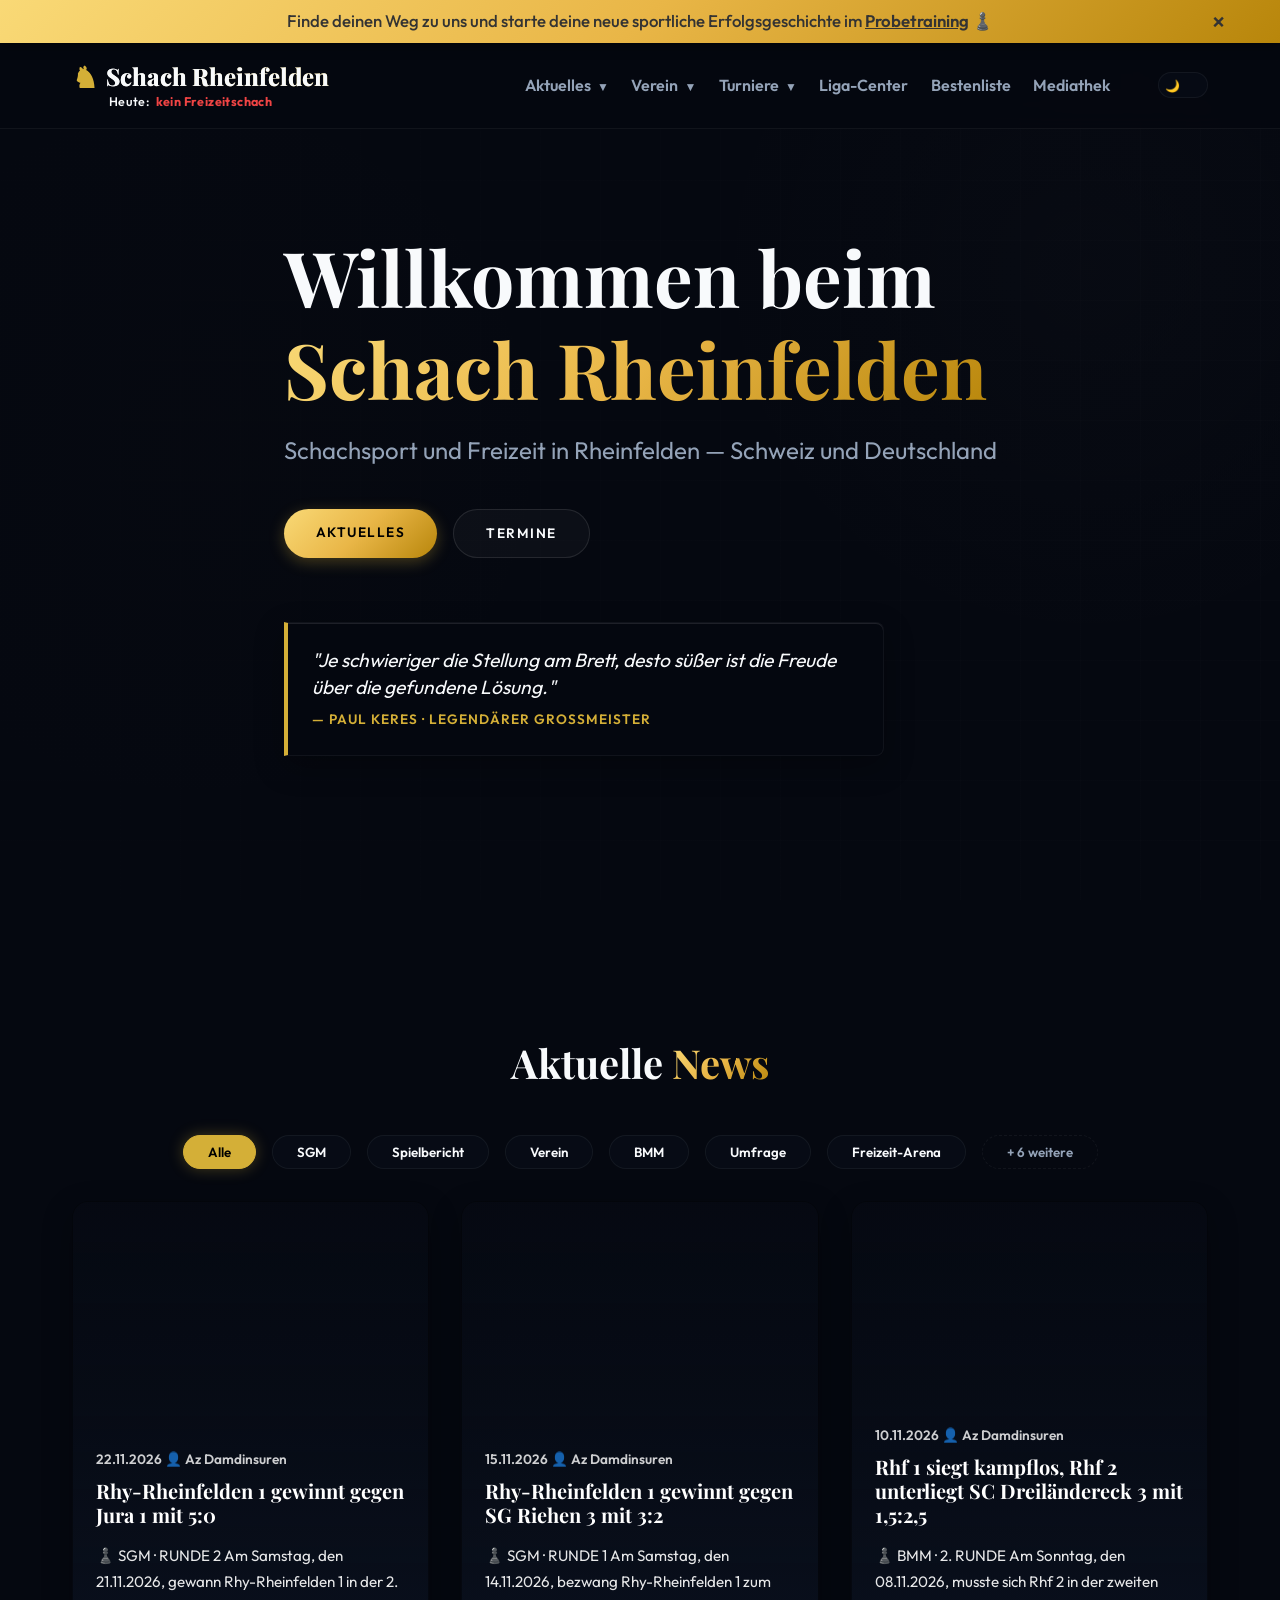
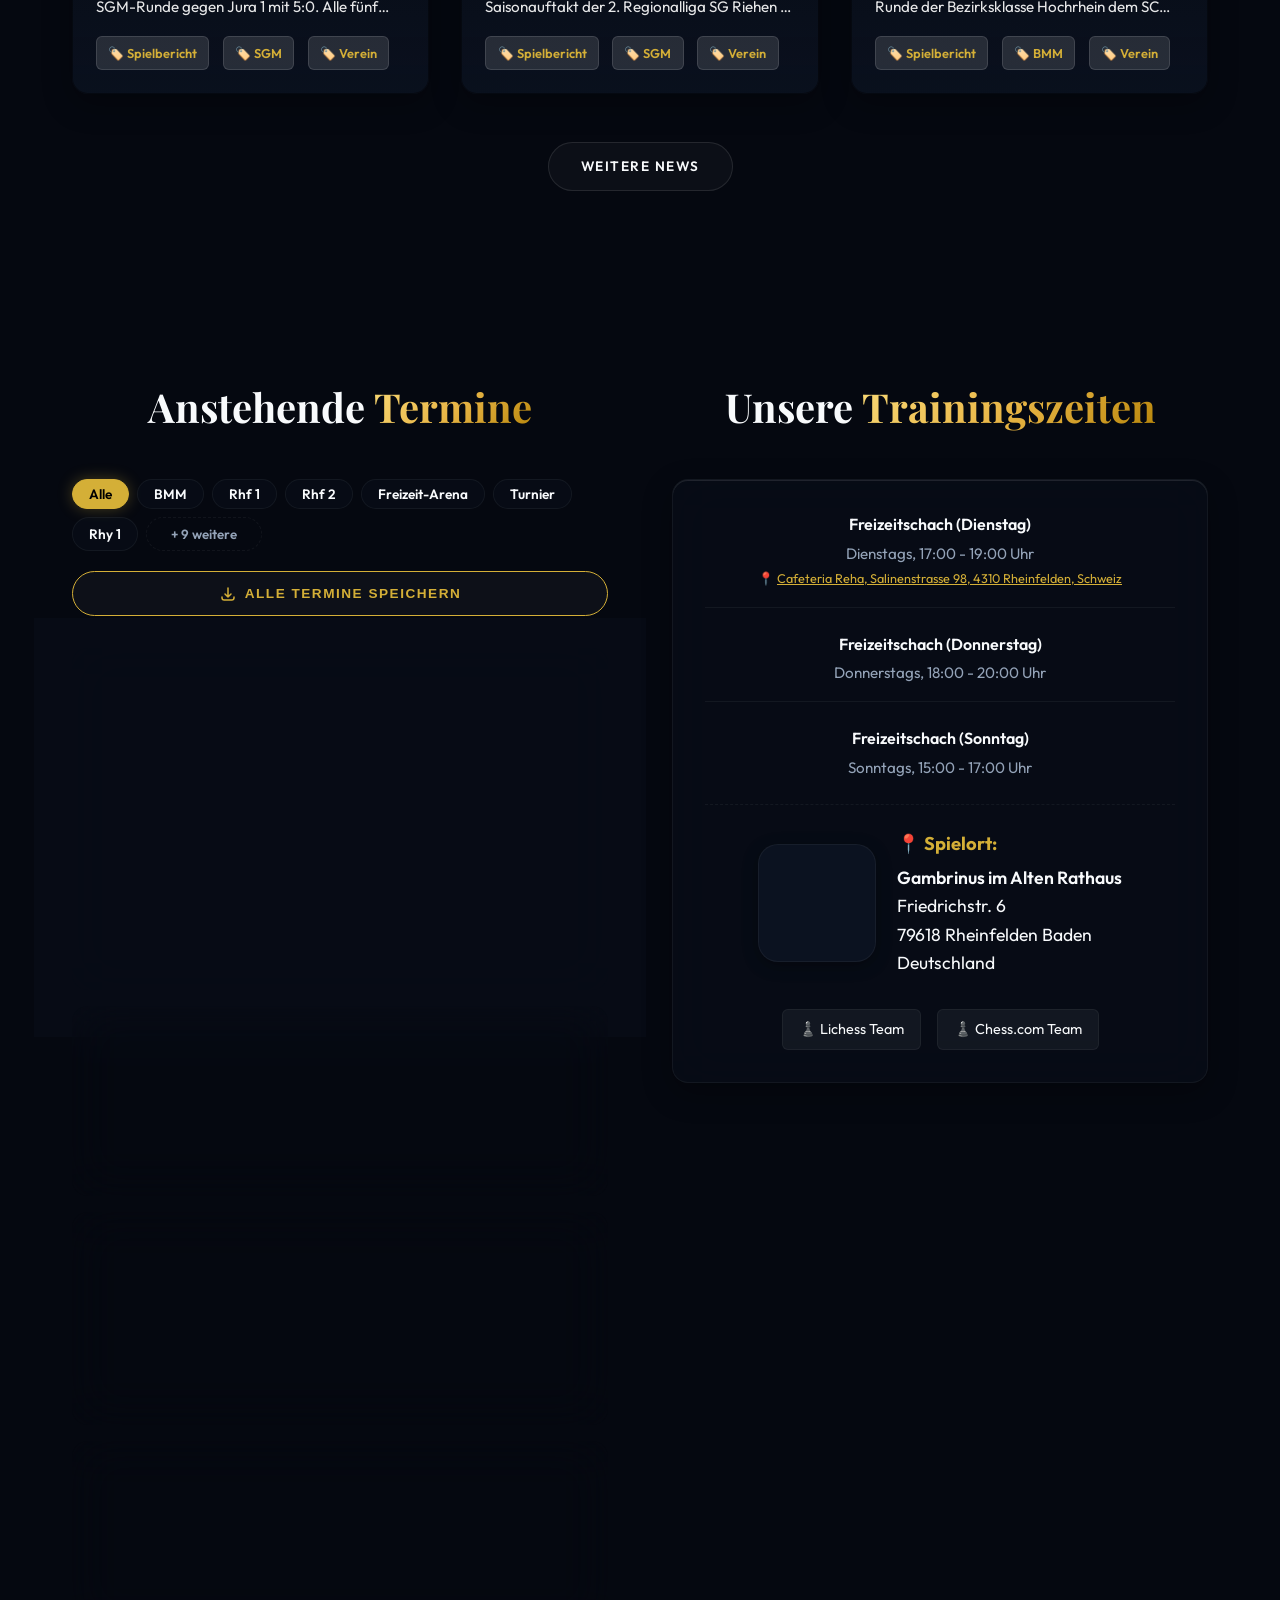
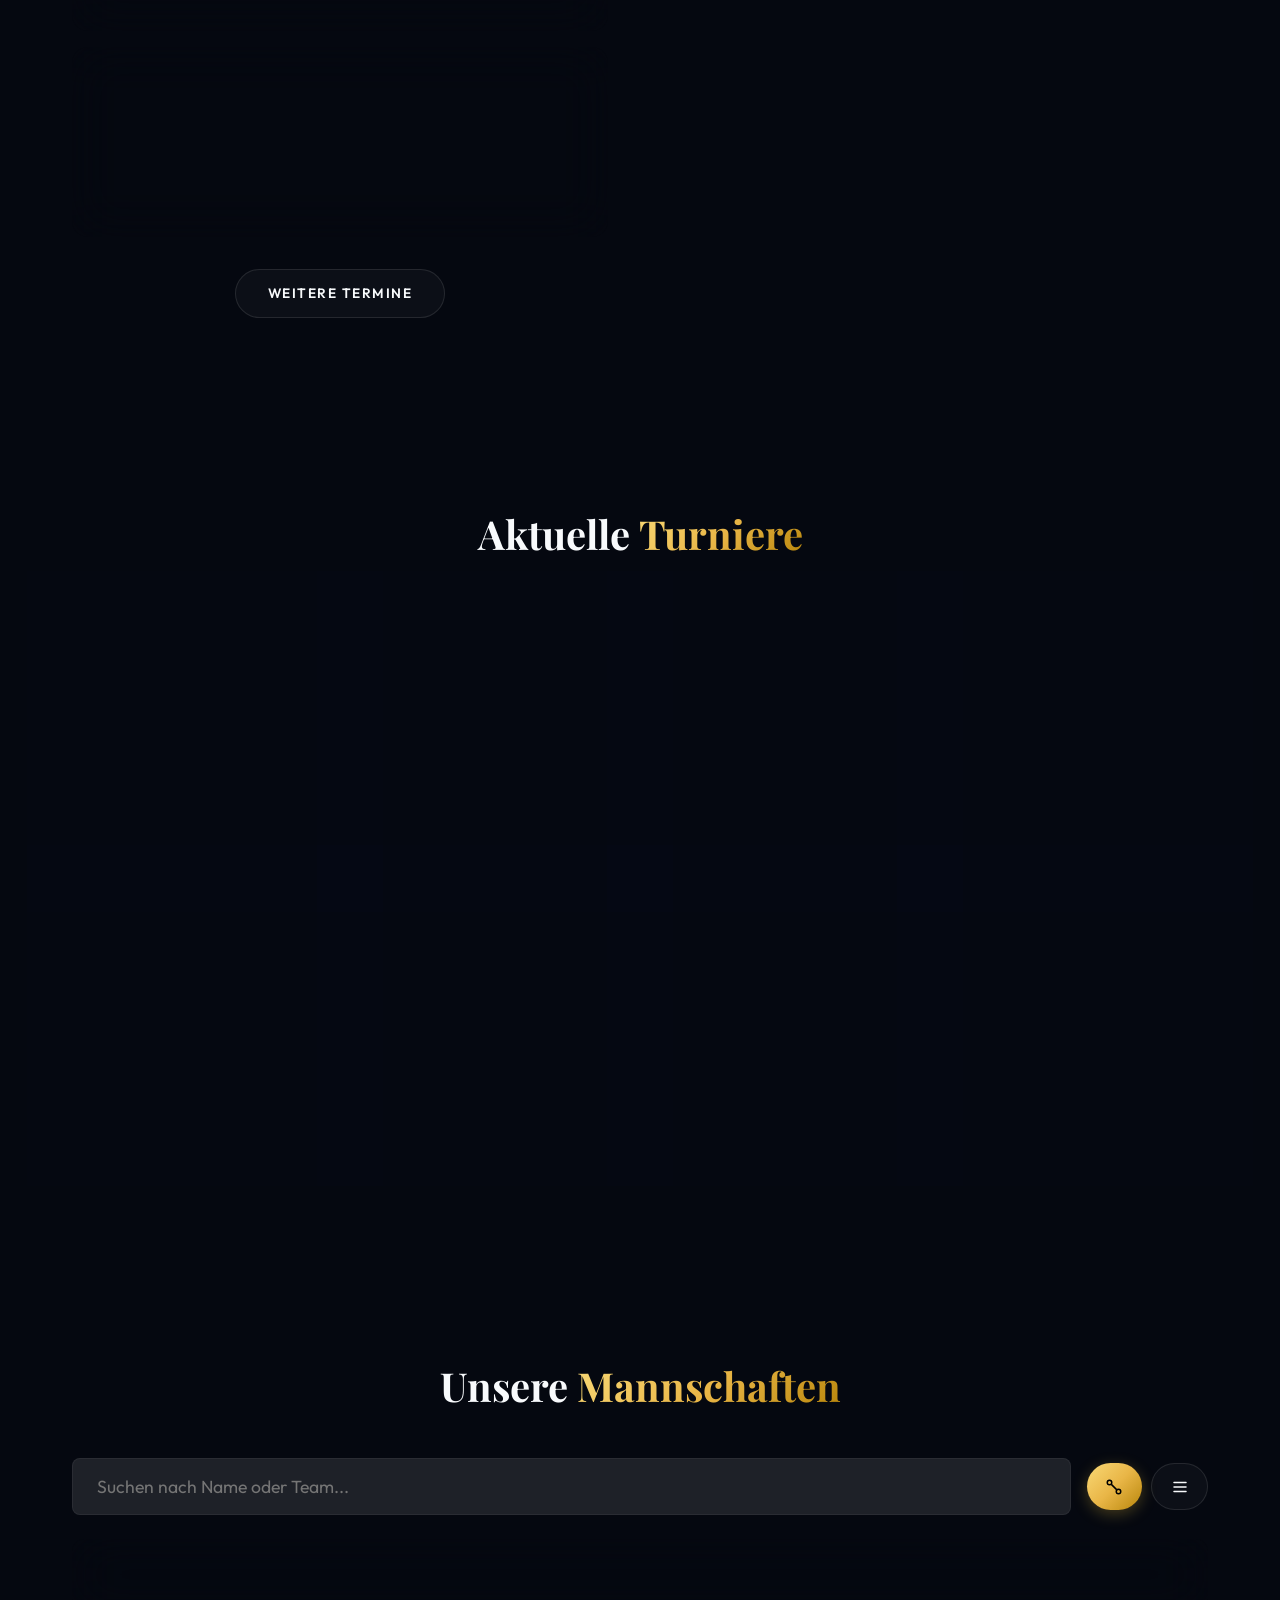
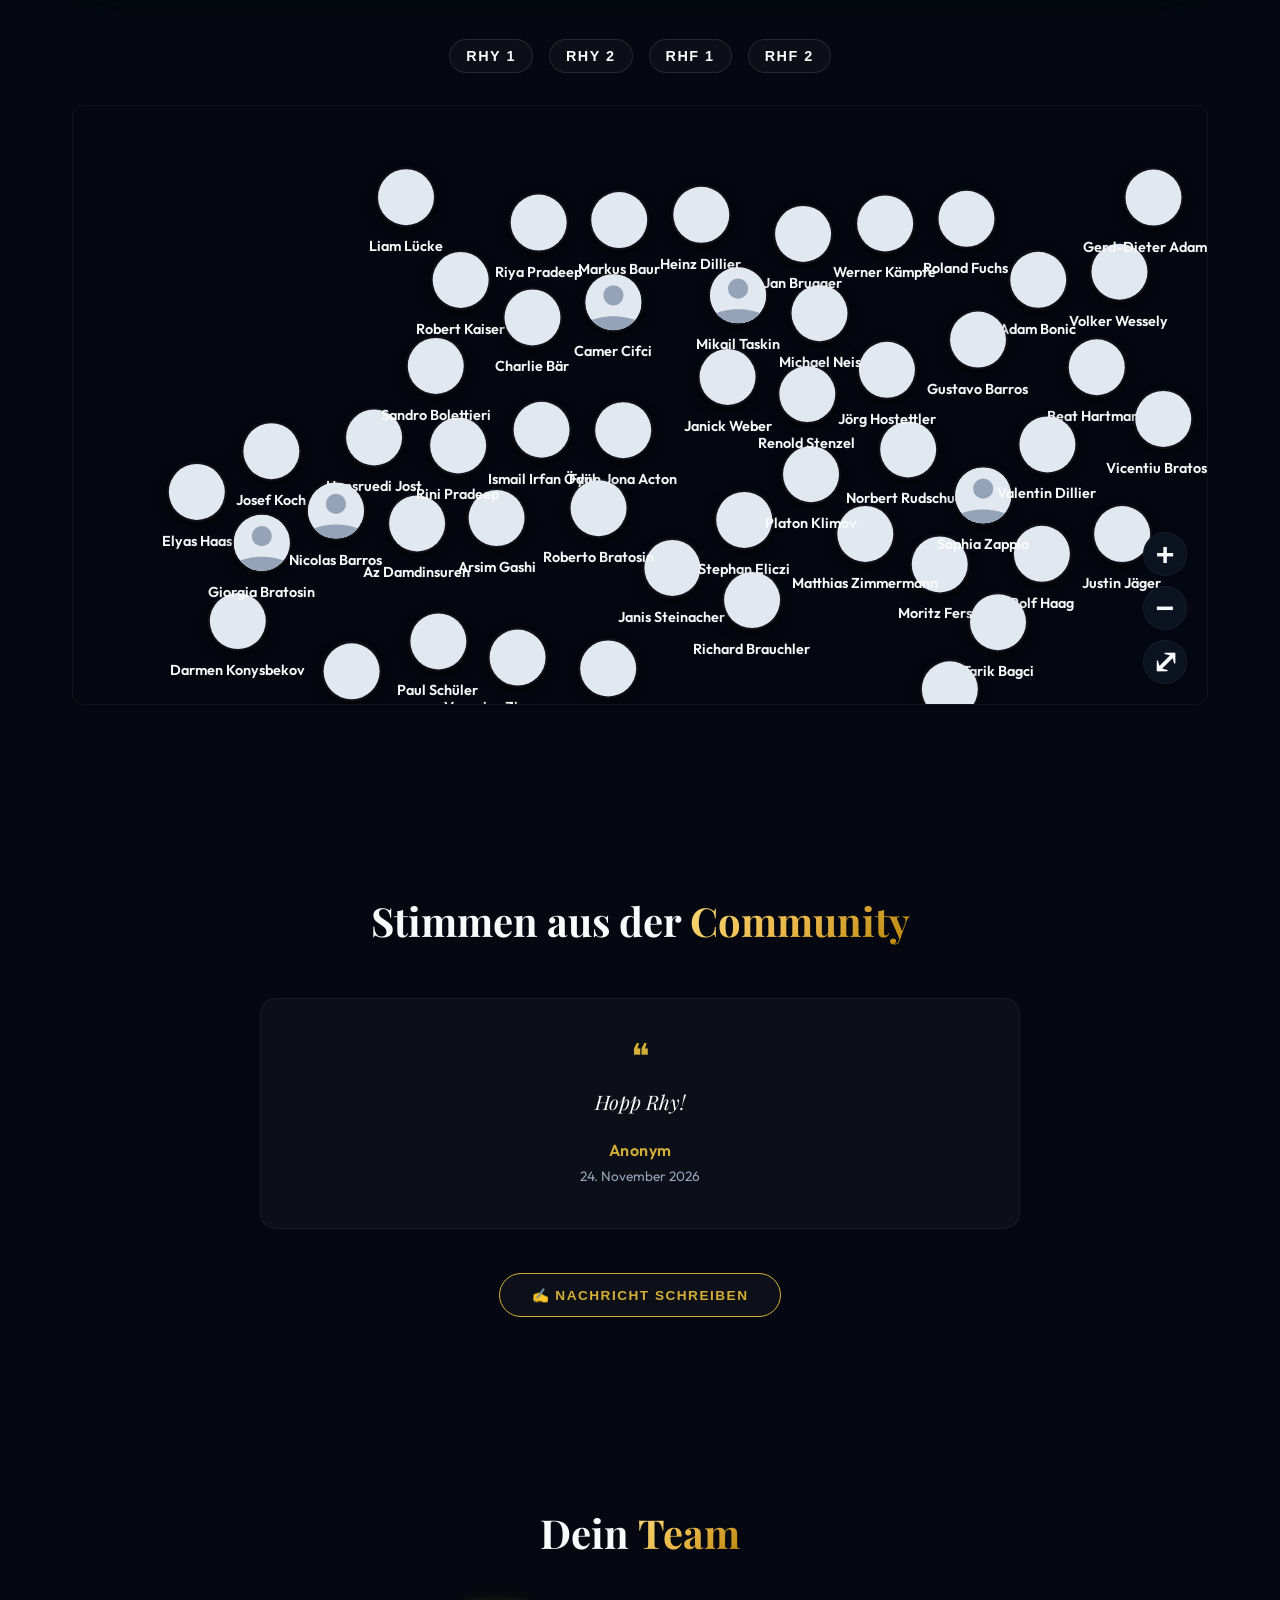
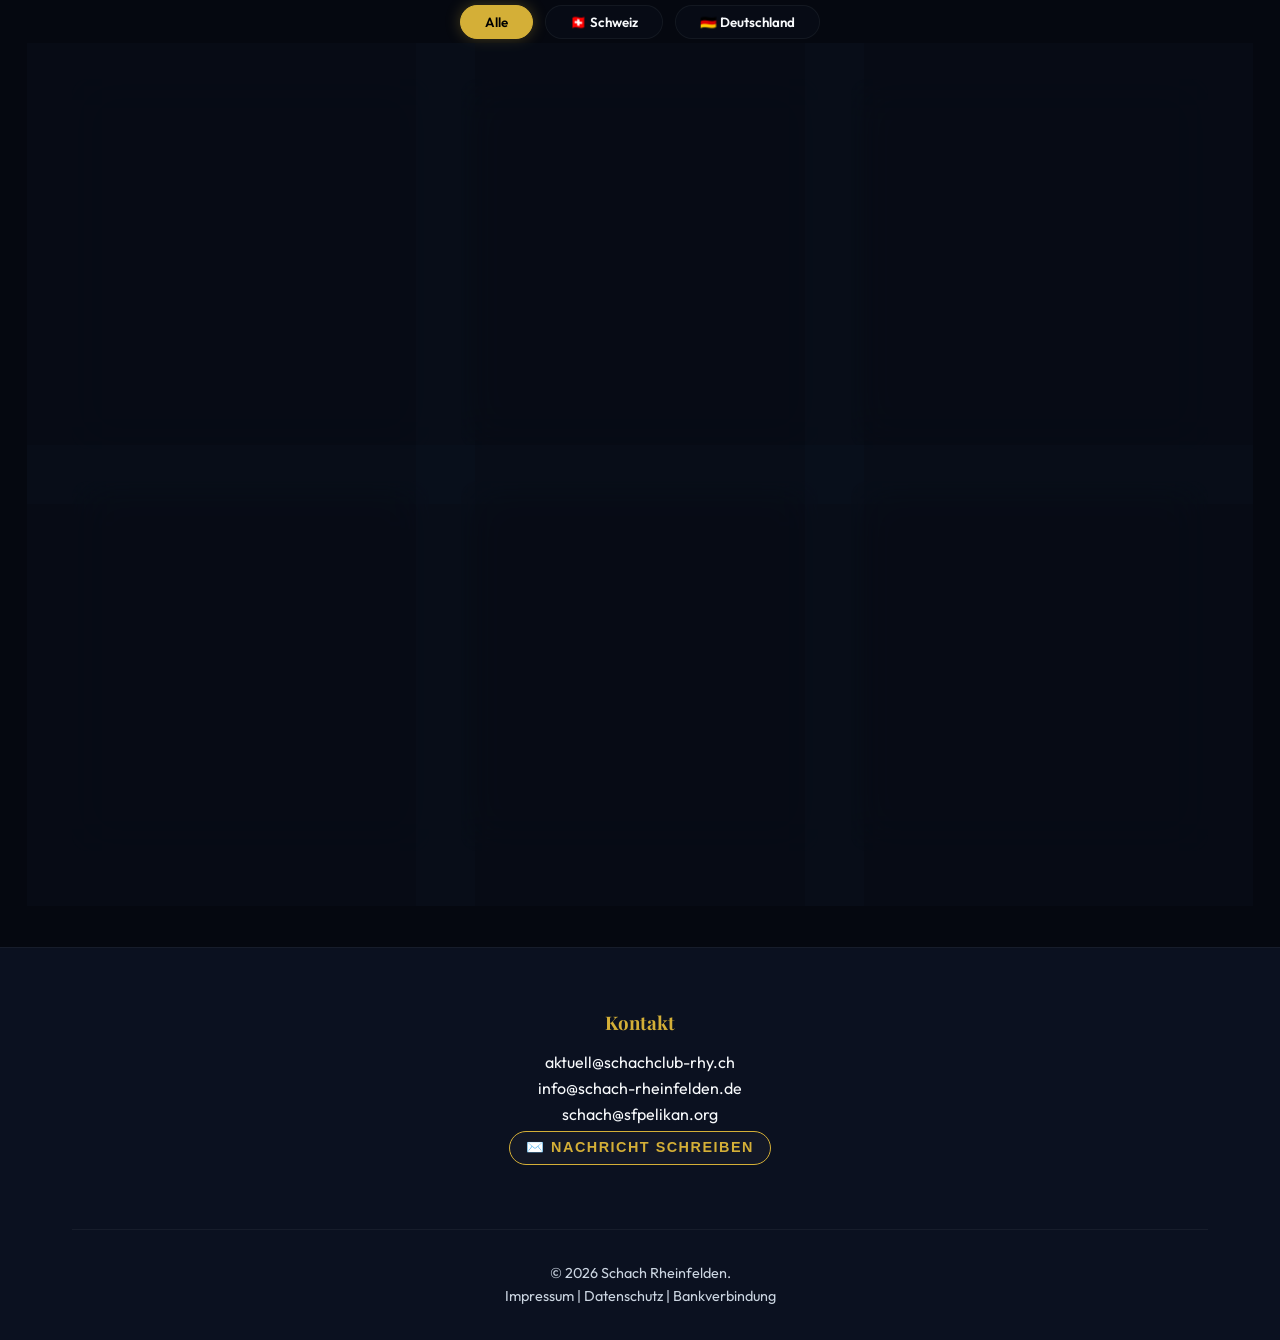
<file: index.html>
<!DOCTYPE html>
<html lang="de">

<head>
    <meta charset="UTF-8">
    <meta name="viewport" content="width=device-width, initial-scale=1.0">

    <!-- === Titel & Suchmaschinen === -->
    <title>Schach-Rheinfelden | Die Schach-Gemeinschaft am Rheinknie (CH & DE)</title>
    <meta name="description"
        content="Die grenzüberschreitende Schach-Gemeinschaft am Rheinknie: Schachclub Rhy (CH) & Schach-Rheinfelden e.V. (DE). Liga-Sport, Jugendförderung und Turniere." />

    <!-- === Favicon & Icons === -->
    <link rel="icon" type="image/svg+xml" href="assets/favicon.svg">
    <link rel="apple-touch-icon" href="assets/favicon.svg">

    <!-- ================================================================
         LINK-VORSCHAU (Open Graph) fuer WhatsApp, Facebook, iMessage etc.
         >>> HIER ANPASSEN, wenn Vorschau-Titel, -Text oder -Bild sich
         >>> aendern sollen. og:image muss eine ABSOLUTE URL sein (https://...).
         ================================================================ -->
    <meta property="og:title" content="Schach-Rheinfelden - Die Schach-Gemeinschaft am Rheinknie" />
    <meta property="og:description"
        content="Liga-Sport in CH & DE, Jugendförderung und Turniere. Werde Teil unserer binationalen Schach-Community." />
    <meta property="og:type" content="website" />
    <meta property="og:url" content="https://schach-rheinfelden.github.io/" />
    <meta property="og:image"
        content="https://res.cloudinary.com/i1wuvnct/image/upload/w_800,c_limit,f_auto,q_auto/v1784323180/Bilder/Logos/Schach-Rheinfelden_Banner_jjcvcl.png" />
    <meta property="og:site_name" content="Schach-Rheinfelden" />

    <!-- App Styles -->
    <link rel="stylesheet" href="css/style.css?v=168">
    <!-- Google Fonts -->
    <link rel="preconnect" href="https://fonts.googleapis.com">
    <link rel="preconnect" href="https://fonts.gstatic.com" crossorigin>
    <link
        href="https://fonts.googleapis.com/css2?family=Outfit:wght@300;400;600;800&family=Playfair+Display:ital,wght@0,400;0,600;0,700;1,400;1,600&display=swap"
        rel="stylesheet">
</head>

<body>
    <div id="top-banner" class="top-banner"></div>
    <header id="navbar" class="navbar">
        <nav class="container nav-content">
            <div class="brand-wrapper">
                <a href="index.html" class="brand">
                    <span class="logo-icon">♞</span>
                    <span id="nav-club-name" class="brand-name">Lade...</span>
                </a>
                <div id="nav-today-badge" class="nav-today-badge hidden"></div>
            </div>
            <ul class="nav-links" id="nav-links">
                <!-- Menü wird dynamisch von shared.js (initDynamicMenu) generiert -->
            </ul>
            <div class="nav-controls">
                <label class="theme-switch" title="Theme wechseln">
                    <input type="checkbox" id="theme-toggle">
                    <span class="slider round"></span>
                </label>
                <div class="hamburger" id="hamburger">
                    <span></span>
                    <span></span>
                    <span></span>
                </div>
            </div>
        </nav>
    </header>

    <main>
        <!-- Dynamic Page Container -->
        <div id="dynamic-page" class="section glass-section"
            style="display: none; min-height: 100vh; padding-top: 100px;">
            <div class="container" id="dynamic-page-content">
                <div class="loading">Lade Seite...</div>
            </div>
        </div>

        <div id="home-content">
            <!-- Hero Section -->
            <section class="hero" id="home">
                <div class="container"
                    style="display: flex; flex-direction: column; justify-content: center; height: 100%;">
                    <div class="hero-content fade-in-up"
                        style="flex: 1; display: flex; flex-direction: column; justify-content: center; z-index: 10;">
                        <h1 id="hero-title">Willkommen</h1>
                        <p class="subtitle" id="hero-slogan">Slogan</p>
                        <div class="hero-actions">
                            <a href="#news" class="btn btn-primary">Aktuelles</a>
                            <a href="#events" class="btn btn-secondary">Termine</a>
                        </div>

                        <!-- Quote Section embedded in Hero -->
                        <div id="quote-container" class="glass-card"
                            style="margin-top: 4rem; padding: 1.5rem; border-left: 4px solid var(--accent-color); border-radius: 0 8px 8px 0; max-width: 600px; background: var(--nav-bg); backdrop-filter: blur(10px); -webkit-backdrop-filter: blur(10px);">
                            <p id="quote-text"
                                style="font-size: 1.2rem; font-style: italic; margin-bottom: 0.5rem; line-height: 1.4; color: var(--text-primary);">
                                Lädt …</p>
                            <p id="quote-author"
                                style="color: var(--accent-color); font-weight: 600; text-transform: uppercase; font-size: 0.85rem; letter-spacing: 1px;">
                            </p>
                        </div>
                    </div>
                </div>
            </section>

            <!-- News Section -->
            <section id="news" class="section glass-section">
                <div class="container">
                    <h2 class="section-title">Aktuelle <span class="accent">News</span></h2>
                    <div id="news-filter" class="filter-bar"></div>
                    <div id="news-container" class="grid-container">
                        <!-- News will be injected here via JS -->
                        <div class="loading">Lade News...</div>
                    </div>
                    <div style="text-align: center; margin-top: 3rem;">
                        <a href="news-archive.html" class="btn btn-secondary">Weitere News</a>
                    </div>
                </div>
            </section>

            <!-- Events & Training Split Section (Aktuelles) -->
            <section class="section glass-section">
                <div class="container split-container">
                    <!-- Termine -->
                    <div class="split-col" id="events">
                        <h2 class="section-title">Anstehende <span class="accent">Termine</span></h2>
                        <div id="events-filter" class="filter-bar"
                            style="justify-content: flex-start; gap: 0.5rem; margin-bottom: 1.25rem;"></div>
                        <button id="download-all-events-btn" class="btn btn-secondary"
                            style="margin-bottom: 2rem; width: 100%; display: flex; justify-content: center; align-items: center; gap: 0.5rem; border-color: var(--accent-color); color: var(--accent-color);"
                            onclick="downloadAllEvents()">
                            <svg width="18" height="18" fill="none" stroke="currentColor" stroke-width="2"
                                viewBox="0 0 24 24">
                                <path stroke-linecap="round" stroke-linejoin="round"
                                    d="M4 16v1a3 3 0 003 3h10a3 3 0 003-3v-1m-4-4l-4 4m0 0l-4-4m4 4V4"></path>
                            </svg>
                            <span>Alle Termine speichern</span>
                        </button>
                        <ul id="events-container" class="event-list">
                            <!-- Events injected here -->
                            <li class="loading" style="list-style: none;">Lade Termine...</li>
                        </ul>

                        <div style="margin-top: 2rem; text-align: center;">
                            <a href="events-archive.html" class="btn btn-secondary">Weitere Termine</a>
                        </div>
                    </div>

                    <!-- Training & Info -->
                    <div class="split-col" id="training">
                        <h2 class="section-title">Unsere <span class="accent">Trainingszeiten</span></h2>
                        <div class="glass-card fade-in-up" style="padding: 2rem; text-align: center;">
                            <div id="training-container">
                                <!-- Training info injected here -->
                                <div class="loading">Lade Trainingszeiten...</div>
                            </div>
                            <div id="location-container" class="location-info"
                                style="font-size: 1.1rem; color: var(--text-primary);">
                                <!-- Location injected here -->
                            </div>
                            <div id="social-links-container" class="social-links"
                                style="margin-top: 2rem; display: flex; gap: 1rem; justify-content: center; flex-wrap: wrap;">
                                <!-- Links injected here -->
                            </div>
                        </div>
                    </div>
                </div>
            </section>


            <!-- Tournaments Section -->
            <section id="tournaments" class="section glass-section">
                <div class="container">
                    <h2 class="section-title">Aktuelle <span class="accent">Turniere</span></h2>
                    <div id="tournaments-container" class="tournaments-grid">
                        <!-- Tournaments will be injected here -->
                    </div>
                    <div id="tournaments-load-more" style="text-align: center; margin-top: 2.5rem;"></div>
                </div>
            </section>

            <!-- Teams Section (Floating Field) (Verein) -->
            <section id="teams" class="section glass-section">
                <div class="container">
                    <h2 class="section-title">Unsere <span class="accent">Mannschaften</span></h2>
                    <div class="teams-toolbar"
                        style="display: flex; flex-wrap: wrap; justify-content: space-between; align-items: center; gap: 1rem; margin-bottom: 1.5rem;">
                        <div
                            style="flex: 1; min-width: 280px; display: flex; gap: 1rem; flex-wrap: wrap; align-items: center;">
                            <input type="text" id="teams-search-input" class="search-bar"
                                placeholder="Suchen nach Name oder Team..."
                                style="margin-bottom: 0; flex: 1; min-width: 220px;">
                            <div id="teams-sort-container" style="display: none; align-items: center; gap: 0.6rem;">
                                <label for="teams-list-sort"
                                    style="font-size: 0.9rem; color: var(--text-secondary); white-space: nowrap; font-weight: 500;">Sortieren:</label>
                                <select id="teams-list-sort" class="search-bar"
                                    style="margin-bottom: 0; width: auto; padding: 0.6rem 2.4rem 0.6rem 0.9rem; font-size: 0.9rem; cursor: pointer;">
                                    <option value="name_asc">Alphabetisch (A - Z)</option>
                                    <option value="name_desc">Alphabetisch (Z - A)</option>
                                </select>
                            </div>
                        </div>
                        <div class="teams-view-toggle" style="display: flex; gap: 0.6rem;">
                            <button id="view-floating-btn" class="btn btn-primary" title="Schwebende Ansicht"
                                style="padding: 0.85rem 1.15rem; display: flex; align-items: center; justify-content: center;">
                                <svg width="18" height="18" fill="none" stroke="currentColor" stroke-width="2"
                                    viewBox="0 0 24 24">
                                    <circle cx="6" cy="6" r="3" />
                                    <circle cx="18" cy="18" r="3" />
                                    <path d="M8.5 8.5l7 7" />
                                </svg>
                            </button>
                            <button id="view-list-btn" class="btn btn-secondary" title="Listenansicht"
                                style="padding: 0.85rem 1.15rem; display: flex; align-items: center; justify-content: center;">
                                <svg width="18" height="18" fill="none" stroke="currentColor" stroke-width="2"
                                    viewBox="0 0 24 24">
                                    <path stroke-linecap="round" stroke-linejoin="round" d="M4 6h16M4 12h16M4 18h16" />
                                </svg>
                            </button>
                        </div>
                    </div>
                    <div id="teams-rating-filters" style="margin-bottom: 1.75rem;"></div>
                    <div id="teams-legend"
                        style="display: flex; justify-content: center; gap: 1rem; flex-wrap: wrap; margin-bottom: 2rem;">
                        <!-- Legend toggles injected via JS -->
                    </div>
                    <div id="floating-field"
                        style="position: relative; width: 100%; height: 600px; overflow: hidden; border-radius: 12px; background: rgba(0,0,0,0.05); border: 1px solid var(--glass-border); touch-action: none; user-select: none;">
                        <canvas id="tether-canvas"
                            style="position: absolute; top: 0; left: 0; width: 100%; height: 100%; pointer-events: none; z-index: 1;"></canvas>
                        <div id="physics-world"
                            style="position: absolute; top: 0; left: 0; width: 100%; height: 100%; transform-origin: top left; z-index: 2;">
                            <!-- Players injected here -->
                        </div>
                        <div class="loading"
                            style="position: absolute; top: 50%; left: 50%; transform: translate(-50%, -50%); z-index: 2;">
                            Lade Spieler...</div>
                        <div id="zoom-controls" class="zoom-controls">
                            <button id="zoom-in-btn" class="zoom-btn" title="Hineinzoomen">+</button>
                            <button id="zoom-out-btn" class="zoom-btn" title="Herauszoomen">−</button>
                            <!-- Zurueck zur Uebersicht: Das Spielfeld ist auf
                                 schmalen Bildschirmen groesser als der Kasten,
                                 nach dem Verschieben findet man sonst schwer
                                 zurueck. -->
                            <button id="zoom-fit-btn" class="zoom-btn" title="Ganzes Feld zeigen">⤢</button>
                        </div>
                    </div>
                    <div id="teams-list-view" style="display: none;"></div>
                </div>
            </section>

            <!-- Stimmen-Section (Testimonial-Carousel, gespeist aus data/guestbook.csv / Google-Sheet-Blatt "guestbook") -->
            <section id="guestbook" class="section glass-section">
                <div class="container">
                    <h2 class="section-title">Stimmen aus der <span class="accent">Community</span></h2>
                    <div id="guestbook-stage" class="guestbook-stage" aria-live="polite">
                        <div class="loading">Lade Stimmen...</div>
                    </div>
                    <div style="text-align: center; margin-top: 2.5rem;">
                        <button id="guestbook-toggle-btn" class="btn btn-secondary"
                            style="border-color: var(--accent-color); color: var(--accent-color);">✍️ Nachricht
                            schreiben</button>
                    </div>
                    <div id="guestbook-form-wrapper"
                        style="display: none; max-width: 640px; margin: 1.5rem auto 0 auto;">
                        <form id="guestbook-form"
                            style="position: relative; display: flex; flex-direction: column; gap: 0.85rem; background: rgba(255,255,255,0.03); border: 1px solid var(--glass-border); border-radius: 16px; padding: 1.75rem;">
                            <h3 style="margin: 0 0 0.25rem 0; color: var(--accent-color); font-size: 1.15rem;">✍️ Deine
                                Nachricht an uns</h3>
                            <div style="display: flex; gap: 0.85rem; flex-wrap: wrap;">
                                <input type="text" name="gb-name" class="search-bar" placeholder="Dein Name (optional)"
                                    maxlength="60" style="flex: 1; min-width: 200px; margin-bottom: 0;">
                                <input type="text" name="gb-origin" class="search-bar"
                                    placeholder="z.B. Gastmannschaft, Turnierteilnehmer (optional)" maxlength="80"
                                    style="flex: 1.4; min-width: 220px; margin-bottom: 0;">
                            </div>
                            <textarea name="gb-message" class="search-bar" placeholder="Deine Nachricht ..." rows="3"
                                maxlength="400" required
                                style="resize: vertical; margin-bottom: 0; font-family: inherit;"></textarea>
                            <!-- Honeypot gegen Spam-Bots: für Menschen unsichtbar -->
                            <input type="text" name="website" tabindex="-1" autocomplete="off"
                                style="position: absolute; left: -9999px; height: 0; opacity: 0;" aria-hidden="true">
                            <button type="submit" class="btn btn-primary" style="align-self: flex-start;">Gruss
                                senden</button>
                            <div id="guestbook-form-status" style="font-size: 0.95rem; color: var(--text-secondary);">
                            </div>
                        </form>
                    </div>
                </div>
            </section>

            <!-- Members Section (Verein) -->
            <section id="members" class="section glass-section">
                <div class="container">
                    <h2 class="section-title">Dein <span class="accent">Team</span></h2>
                    <div id="members-filter" class="filter-container"
                        style="display: flex; justify-content: center; gap: 0.75rem; margin-bottom: 2.5rem; flex-wrap: wrap;">
                    </div>
                    <div id="members-container" class="grid-container members-grid">
                        <!-- Members will be injected here via JS -->
                        <div class="loading">Lade Vorstandsmitglieder...</div>
                    </div>
                </div>
            </section>

        </div>
    </main>

    <!-- Team Roster Modal -->
    <div id="team-modal" class="modal" style="display: none;">
        <div class="modal-content glass-card"
            style="max-width: 800px; width: 90%; text-align: center; background: rgba(11, 18, 32, 0.95); border: 2px solid var(--accent-color); box-shadow: 0 0 50px rgba(212, 175, 55, 0.3);">
            <span class="close-modal">&times;</span>
            <h2 id="modal-team-name"
                style="font-size: 3rem; color: var(--accent-color); margin-bottom: 0.5rem; text-shadow: 0 0 20px rgba(212, 175, 55, 0.5);">
                Rhy 1</h2>
            <p id="modal-team-league"
                style="color: #f8fafc; font-size: 1.2rem; margin-bottom: 2rem; letter-spacing: 2px; text-transform: uppercase;">
            </p>

            <div id="roster-container" style="display: flex; flex-direction: column; gap: 1rem; perspective: 1000px;">
                <!-- Roster items will be injected here -->
            </div>
        </div>
    </div>

    <!-- Modals -->
    <footer id="contact" class="footer">
        <div class="container footer-content">
            <div class="footer-info">
                <h3>Kontakt</h3>
                <div id="footer-contact-container">
                    <!-- Contact info injected here -->
                </div>
            </div>
            <div class="footer-legal">
                <p id="footer-copyright-line">&copy; <span id="current-year"></span> <span
                        id="footer-club-name">Verein</span>.</p>
                <p><a href="#" onclick="openLegalModal('impressum'); return false;">Impressum</a> | <a href="#"
                        onclick="openLegalModal('datenschutz'); return false;">Datenschutz</a><span id="footer-bank-sep"
                        style="display: none;"> | <a href="#"
                            onclick="openLegalModal('bankverbindung'); return false;">Bankverbindung</a></span></p>
            </div>
        </div>
    </footer>

    <!-- News Modal -->
    <div id="news-modal" class="modal hidden">
        <div class="modal-overlay" onclick="closeNewsModal()"></div>
        <div class="modal-content glass-card">
            <button class="close-btn" onclick="closeNewsModal()">&times;</button>
            <div id="modal-body"></div>
        </div>
    </div>

    <!-- Event Modal -->
    <div id="event-modal" class="modal hidden">
        <div class="modal-overlay" onclick="closeEventModal()"></div>
        <div class="modal-content glass-card">
            <button class="close-btn" onclick="closeEventModal()">&times;</button>
            <div id="event-modal-body"></div>
        </div>
    </div>

    <!-- Tournament Modal -->
    <div id="tournament-modal" class="modal hidden">
        <div class="modal-overlay" onclick="closeTournamentModal()"></div>
        <div class="modal-content glass-card">
            <button class="close-btn" onclick="closeTournamentModal()">&times;</button>
            <div id="tournament-modal-body"></div>
        </div>
    </div>

    <!-- Player Modal -->
    <div id="player-modal" class="modal hidden">
        <div class="modal-overlay" onclick="closePlayerModal()"></div>
        <div class="modal-content glass-card" style="text-align: center; max-width: 500px;">
            <button class="close-btn" onclick="closePlayerModal()">&times;</button>
            <div id="player-modal-body"></div>
        </div>
    </div>

    <!-- Legal Modal (Impressum / Datenschutz) -->
    <div id="legal-modal" class="modal hidden">
        <div class="modal-overlay" onclick="closeLegalModal()"></div>
        <div class="modal-content glass-card" style="max-width: 600px;">
            <button class="close-btn" onclick="closeLegalModal()">&times;</button>
            <h2 id="legal-modal-title" style="margin-bottom: 1.5rem; color: var(--accent-color);"></h2>
            <div id="legal-modal-body" style="font-size: 1.1rem; line-height: 1.6; color: var(--text-primary);"></div>
        </div>
    </div>

    <!-- Google Maps Modal -->
    <div id="maps-modal" class="modal hidden">
        <div class="modal-overlay" onclick="closeMapsModal()"></div>
        <div class="modal-content glass-card maps-modal-content">
            <button class="close-btn" onclick="closeMapsModal()">&times;</button>
            <div style="margin-bottom: 1rem;">
                <h2 id="maps-modal-title"
                    style="margin: 0 0 0.4rem 0; color: var(--accent-color); font-size: 1.5rem; display: flex; align-items: center; gap: 0.5rem;">
                    📍 Spielort auf Google Maps
                </h2>
                <div id="maps-modal-subtitle" style="font-size: 0.95rem; color: var(--text-secondary);"></div>
            </div>
            <div id="maps-modal-body" class="maps-modal-body"></div>
            <div class="maps-modal-footer">
                <a id="maps-external-link" href="#" target="_blank" rel="noopener noreferrer" class="btn btn-primary"
                    style="display: inline-flex; align-items: center; gap: 0.5rem;">
                    <span>In Google Maps öffnen / Routenplaner</span>
                    <svg width="18" height="18" fill="none" stroke="currentColor" stroke-width="2" viewBox="0 0 24 24">
                        <path stroke-linecap="round" stroke-linejoin="round"
                            d="M10 6H6a2 2 0 00-2 2v10a2 2 0 002 2h10a2 2 0 002-2v-4M14 4h6m0 0v6m0-6L10 14" />
                    </svg>
                </a>
                <button class="btn btn-secondary" onclick="closeMapsModal()">Schließen</button>
            </div>
        </div>
    </div>

    <!-- App Logic -->
    <script src="js/shared.js?v=122"></script>
    <script src="js/ot-hinweis.js?v=8"></script>
    <script src="js/ot-live.js?v=6"></script>
    <script src="js/anmeldeliste.js?v=1"></script>
    <script src="js/app.js?v=119"></script>
</body>

</html>
</file>
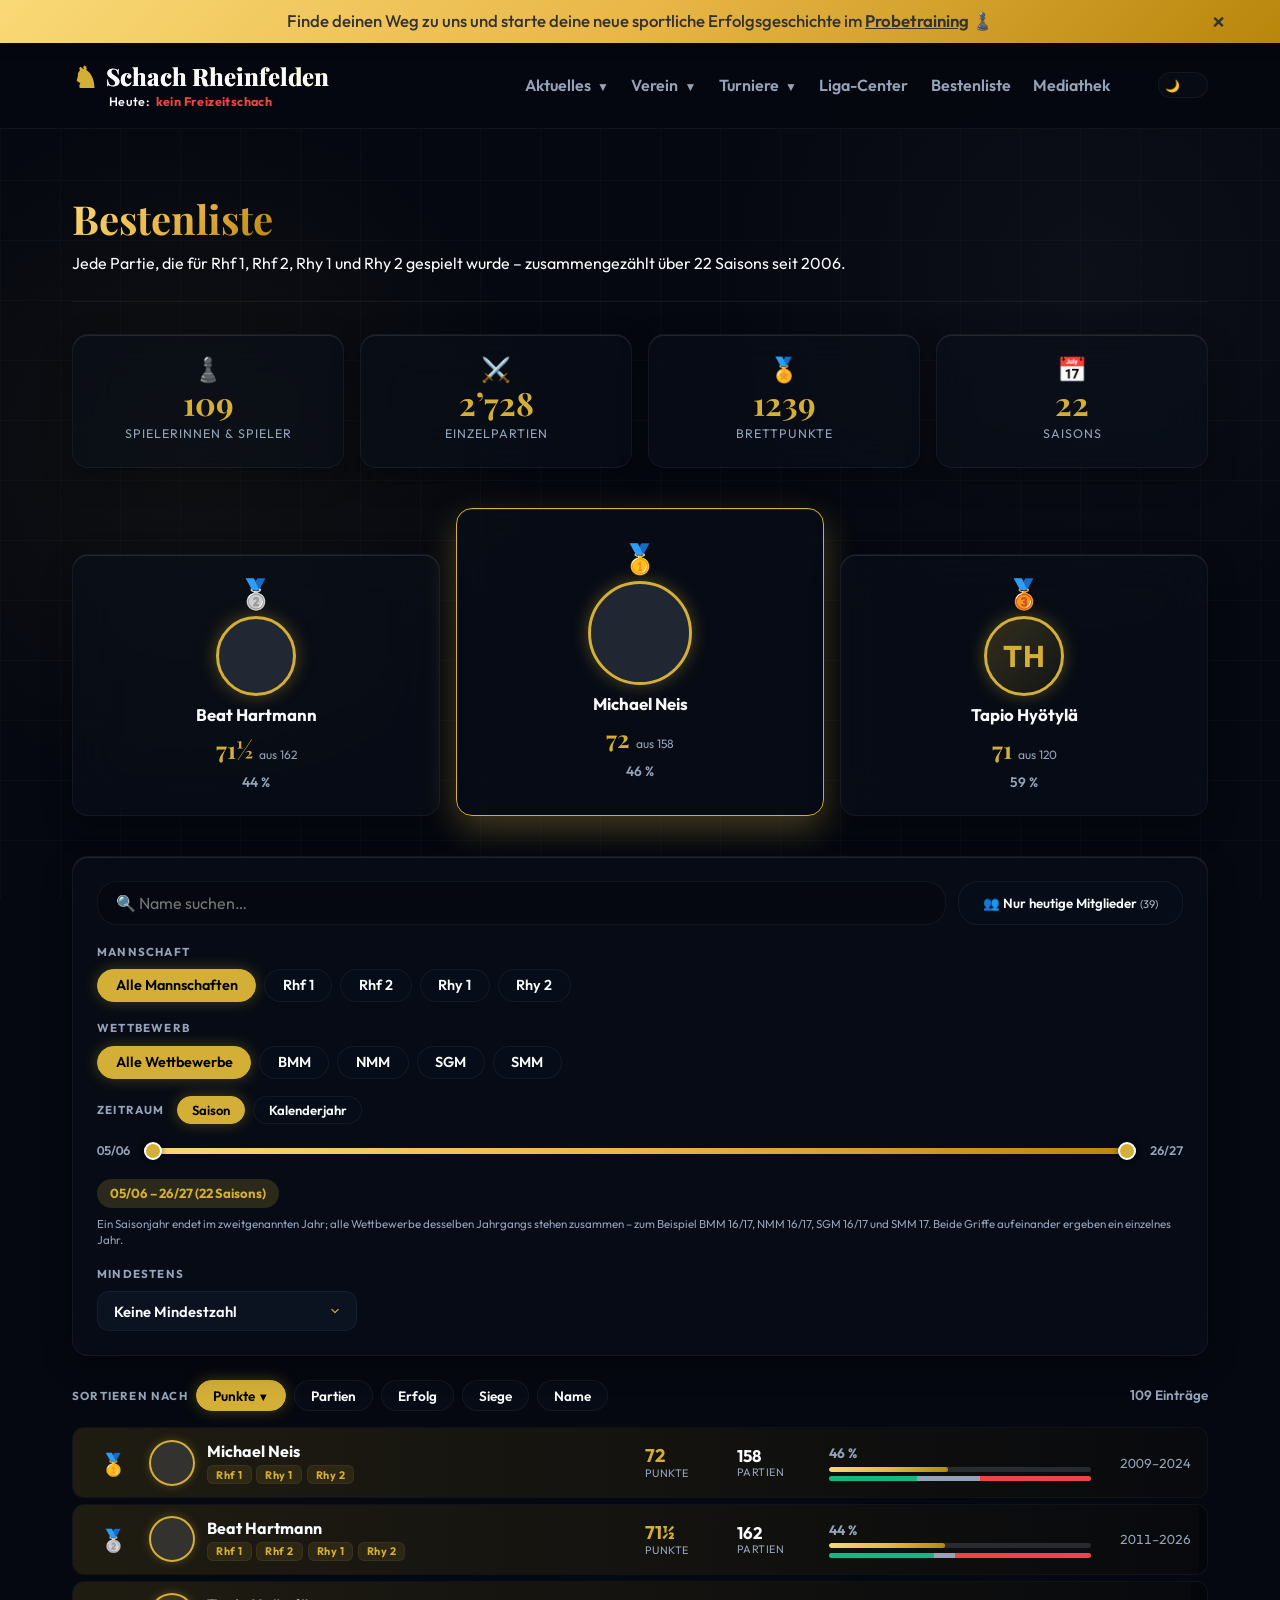
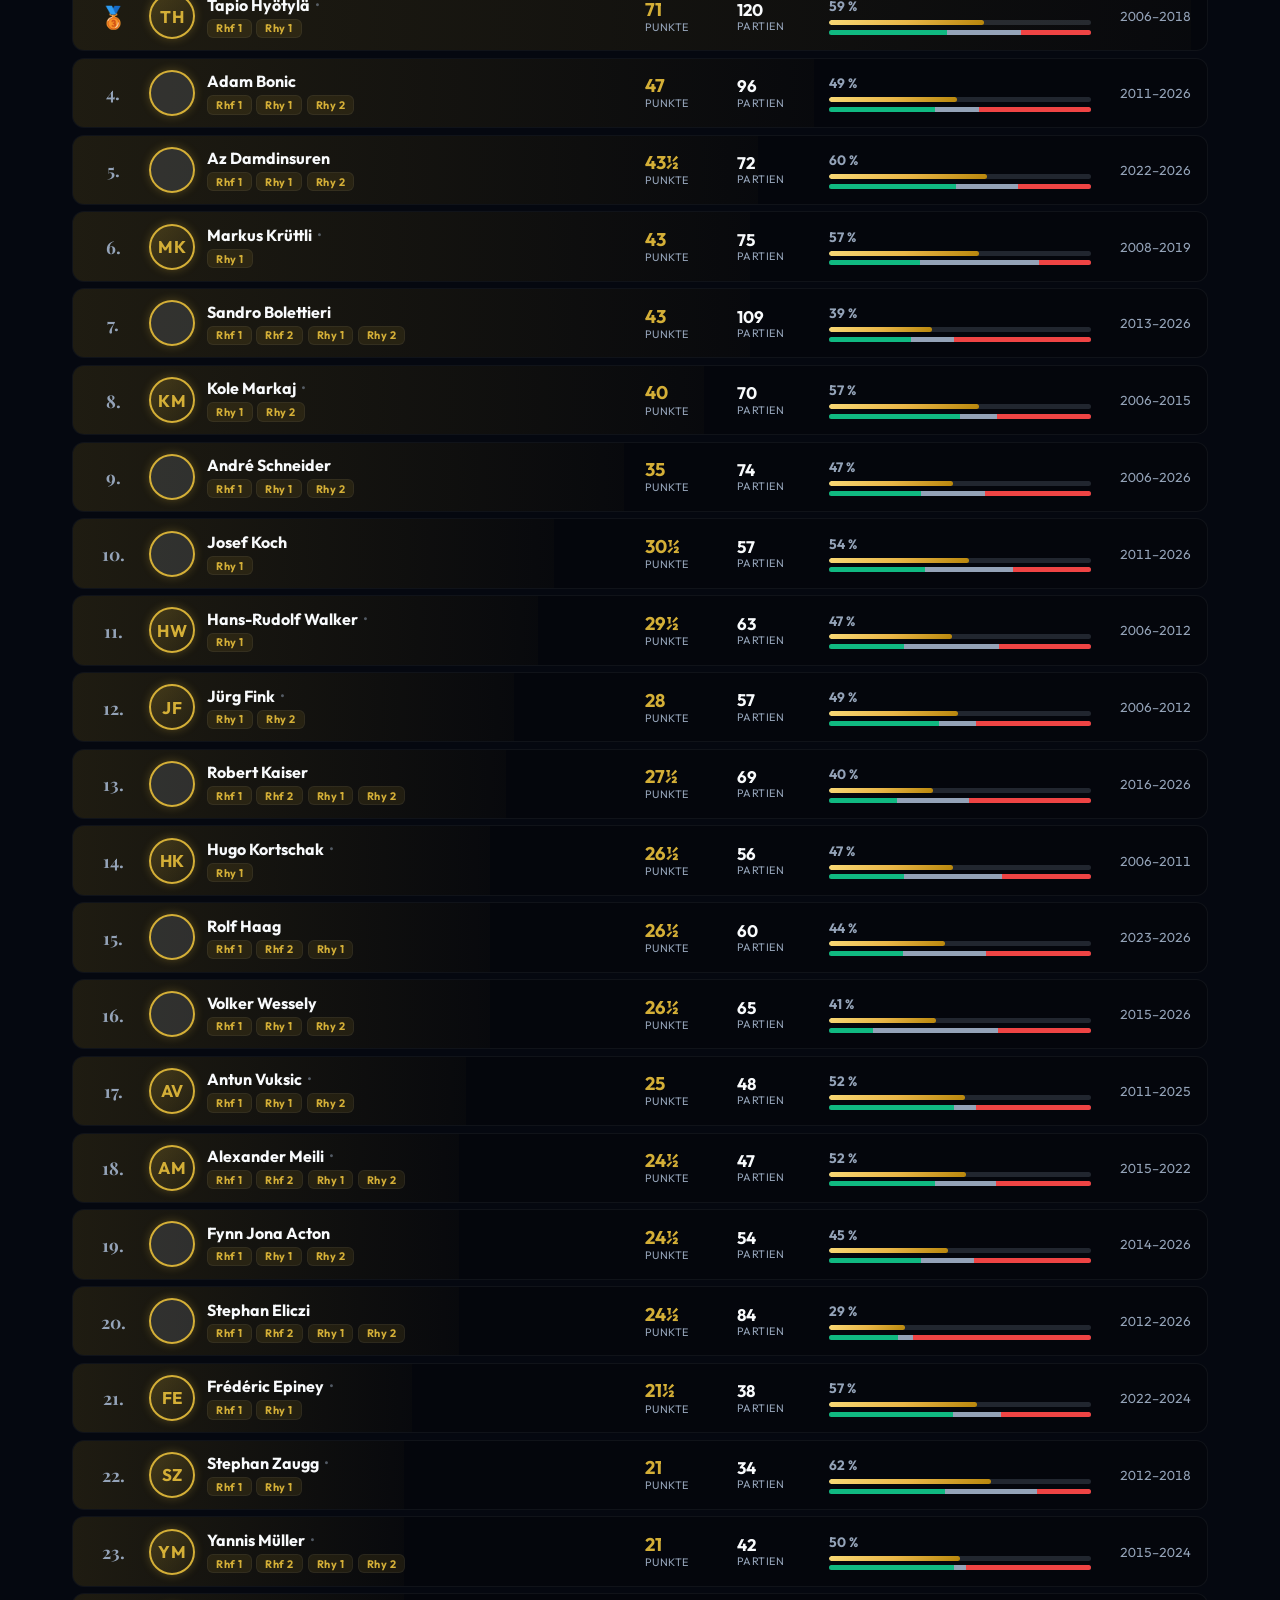
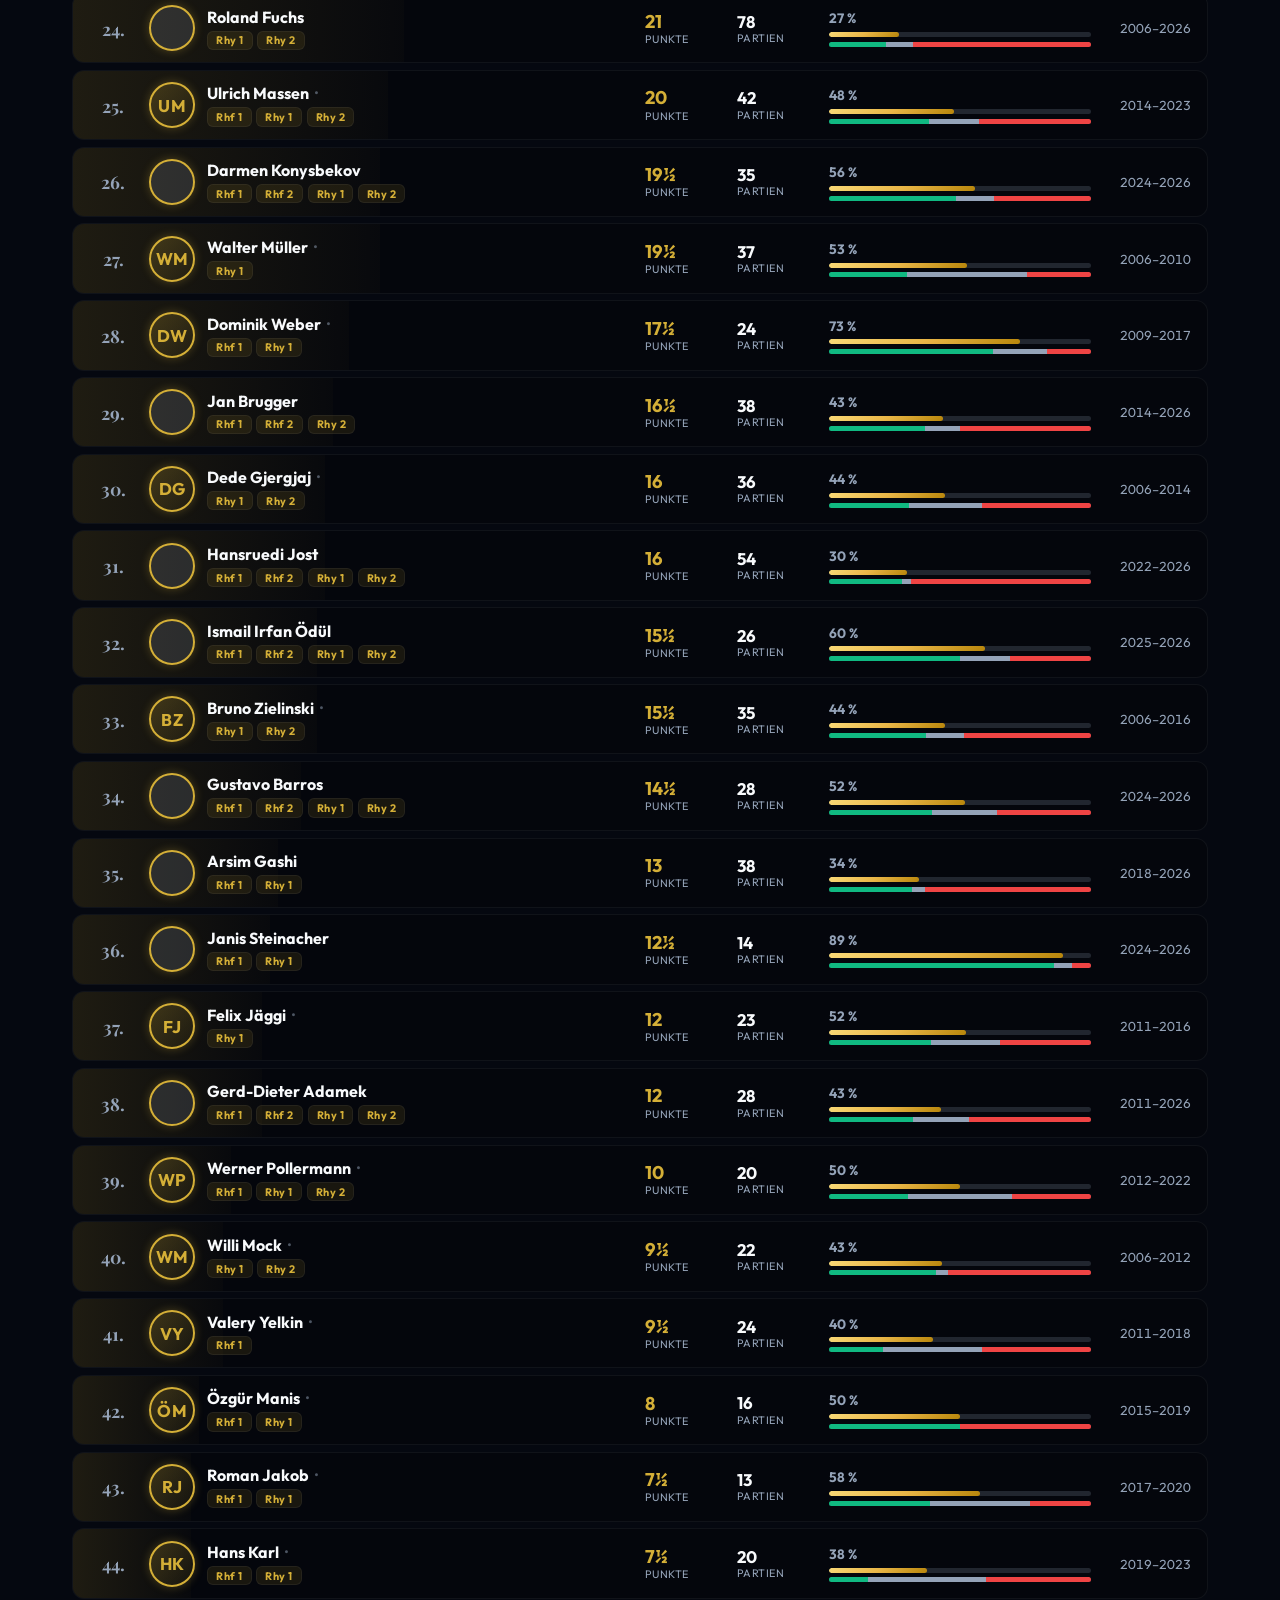
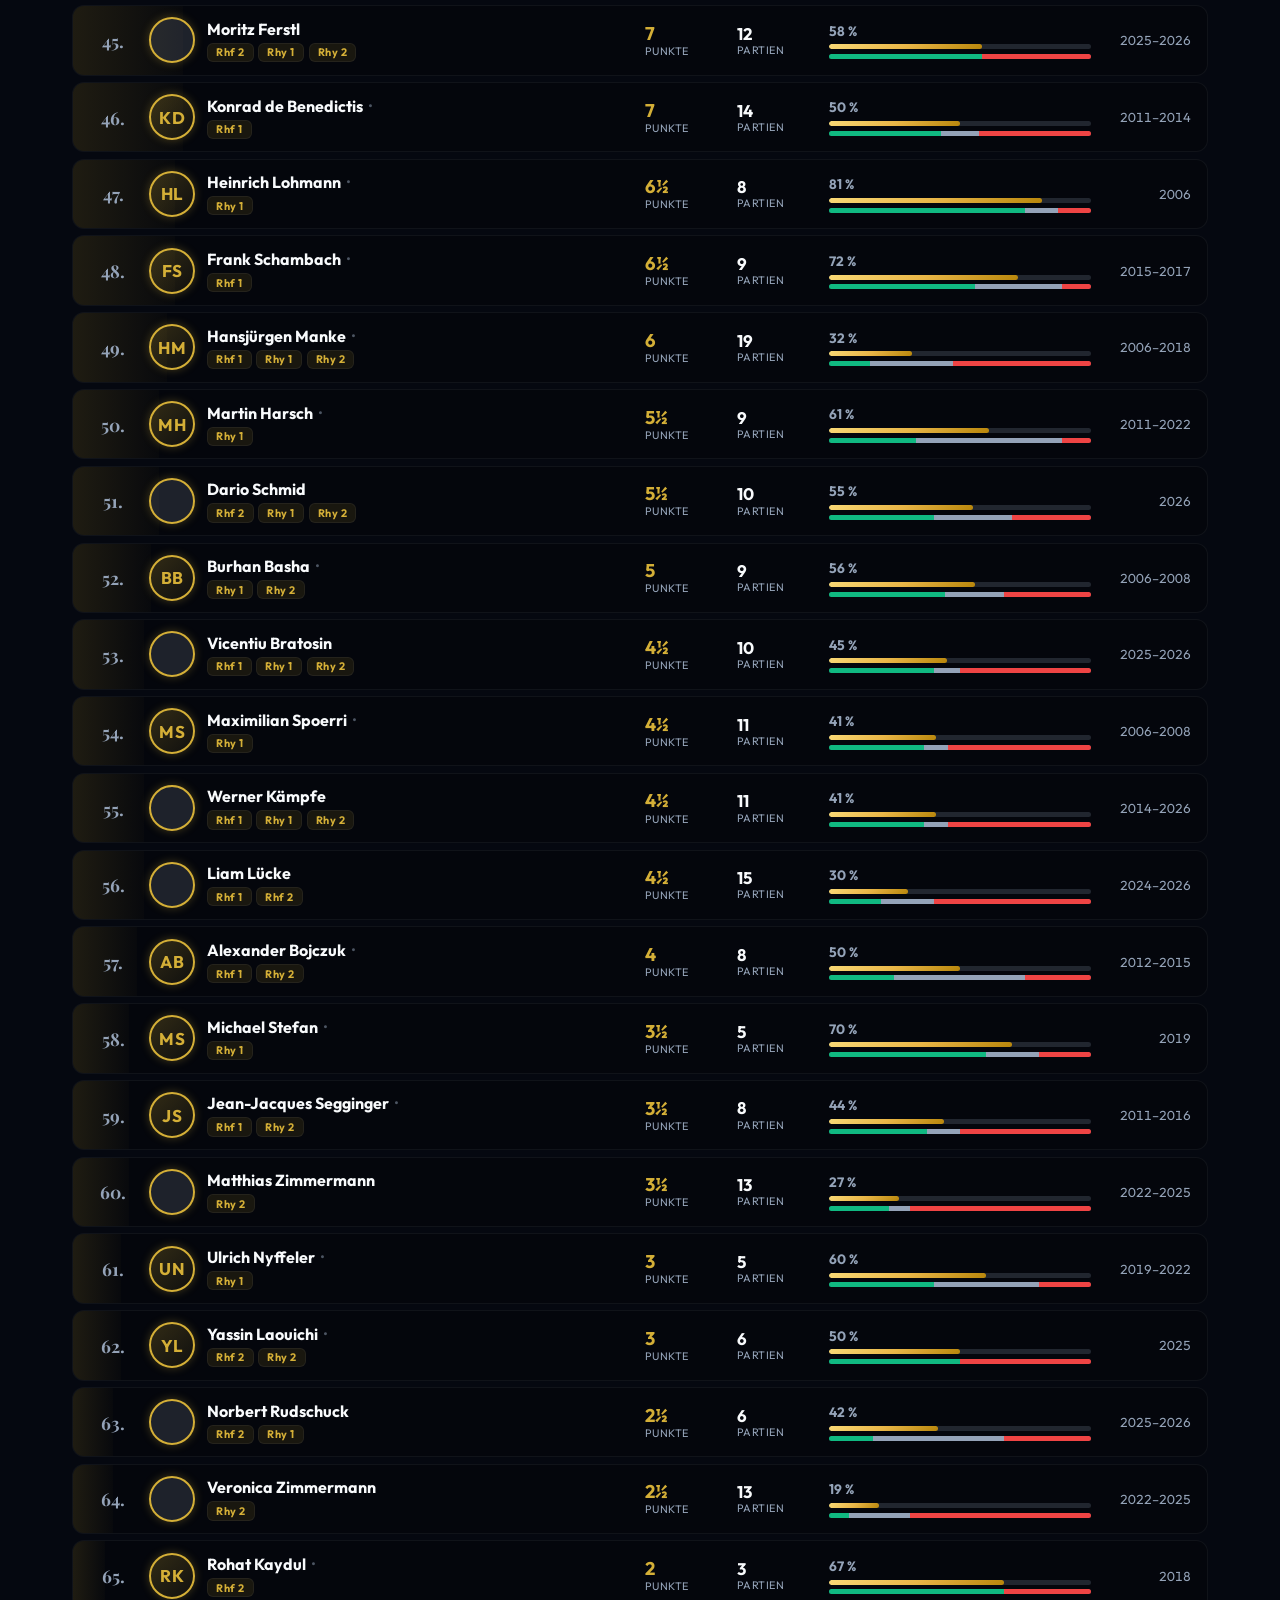
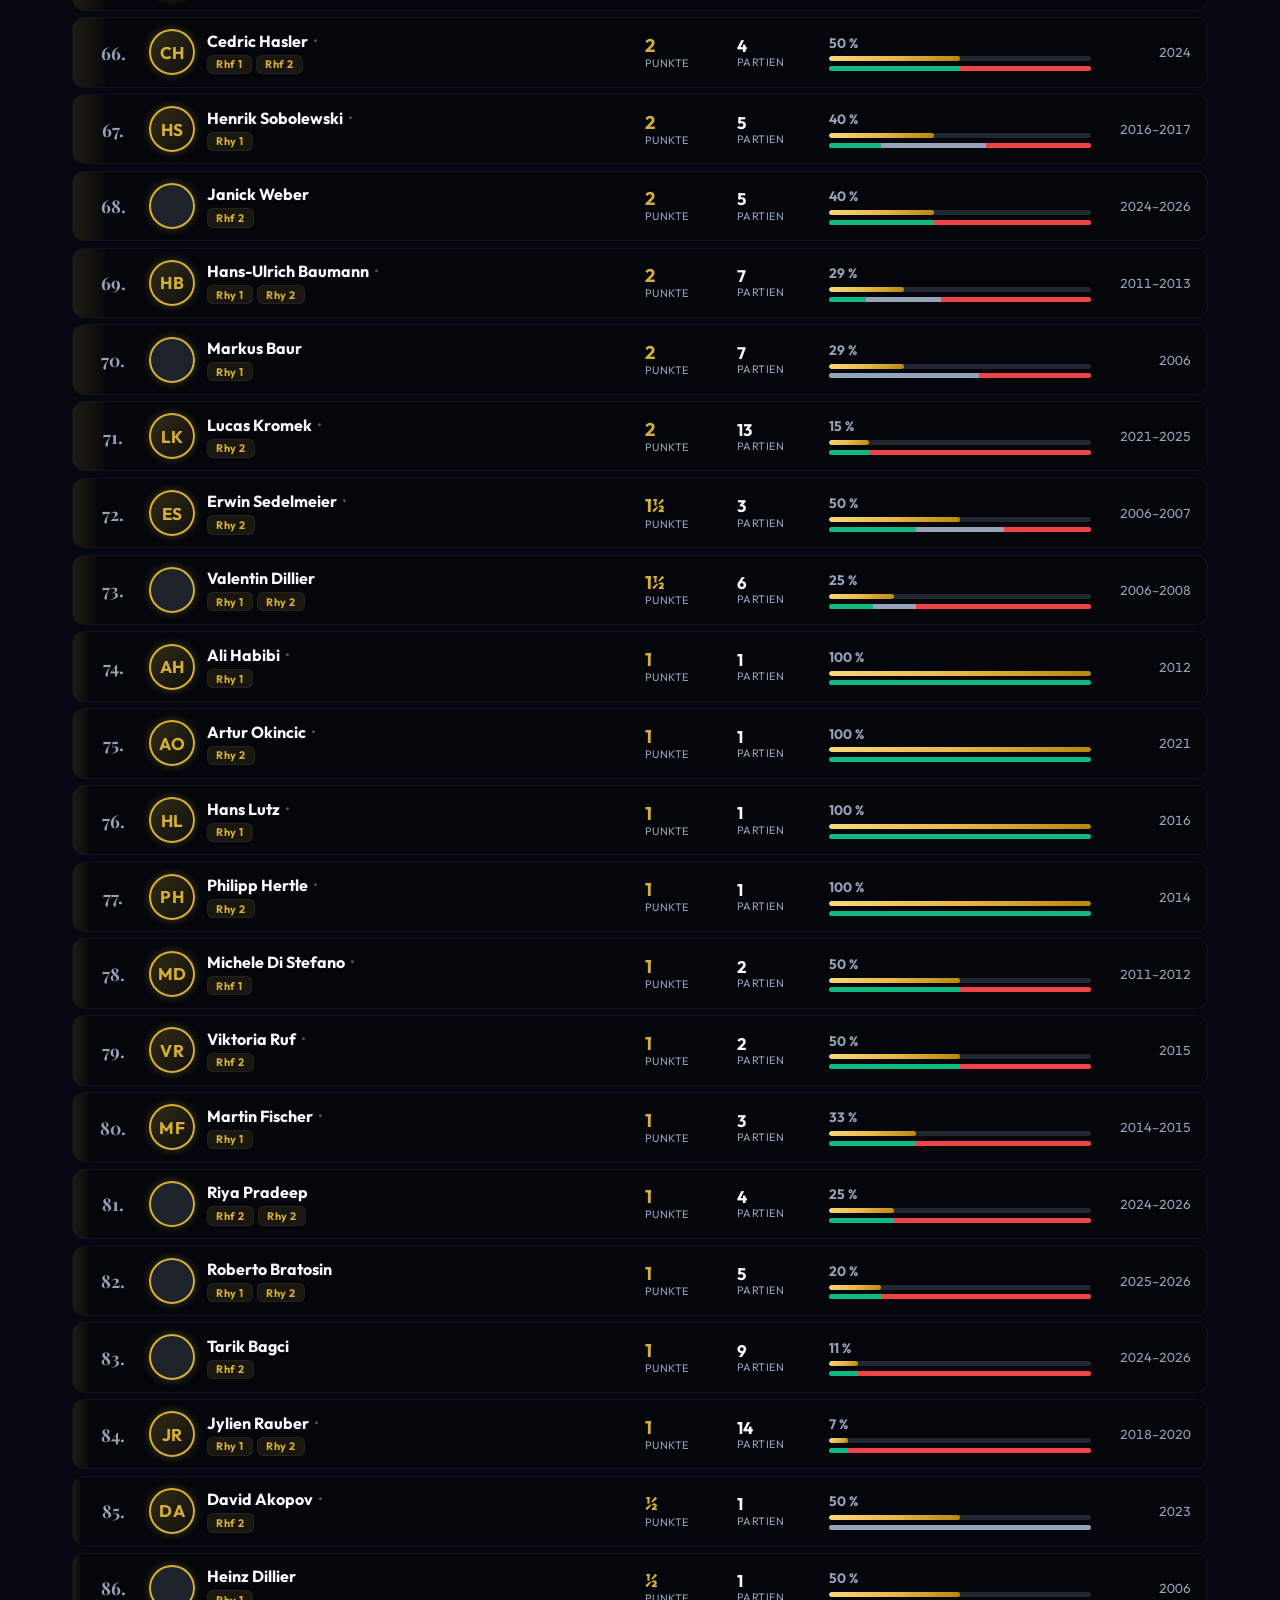
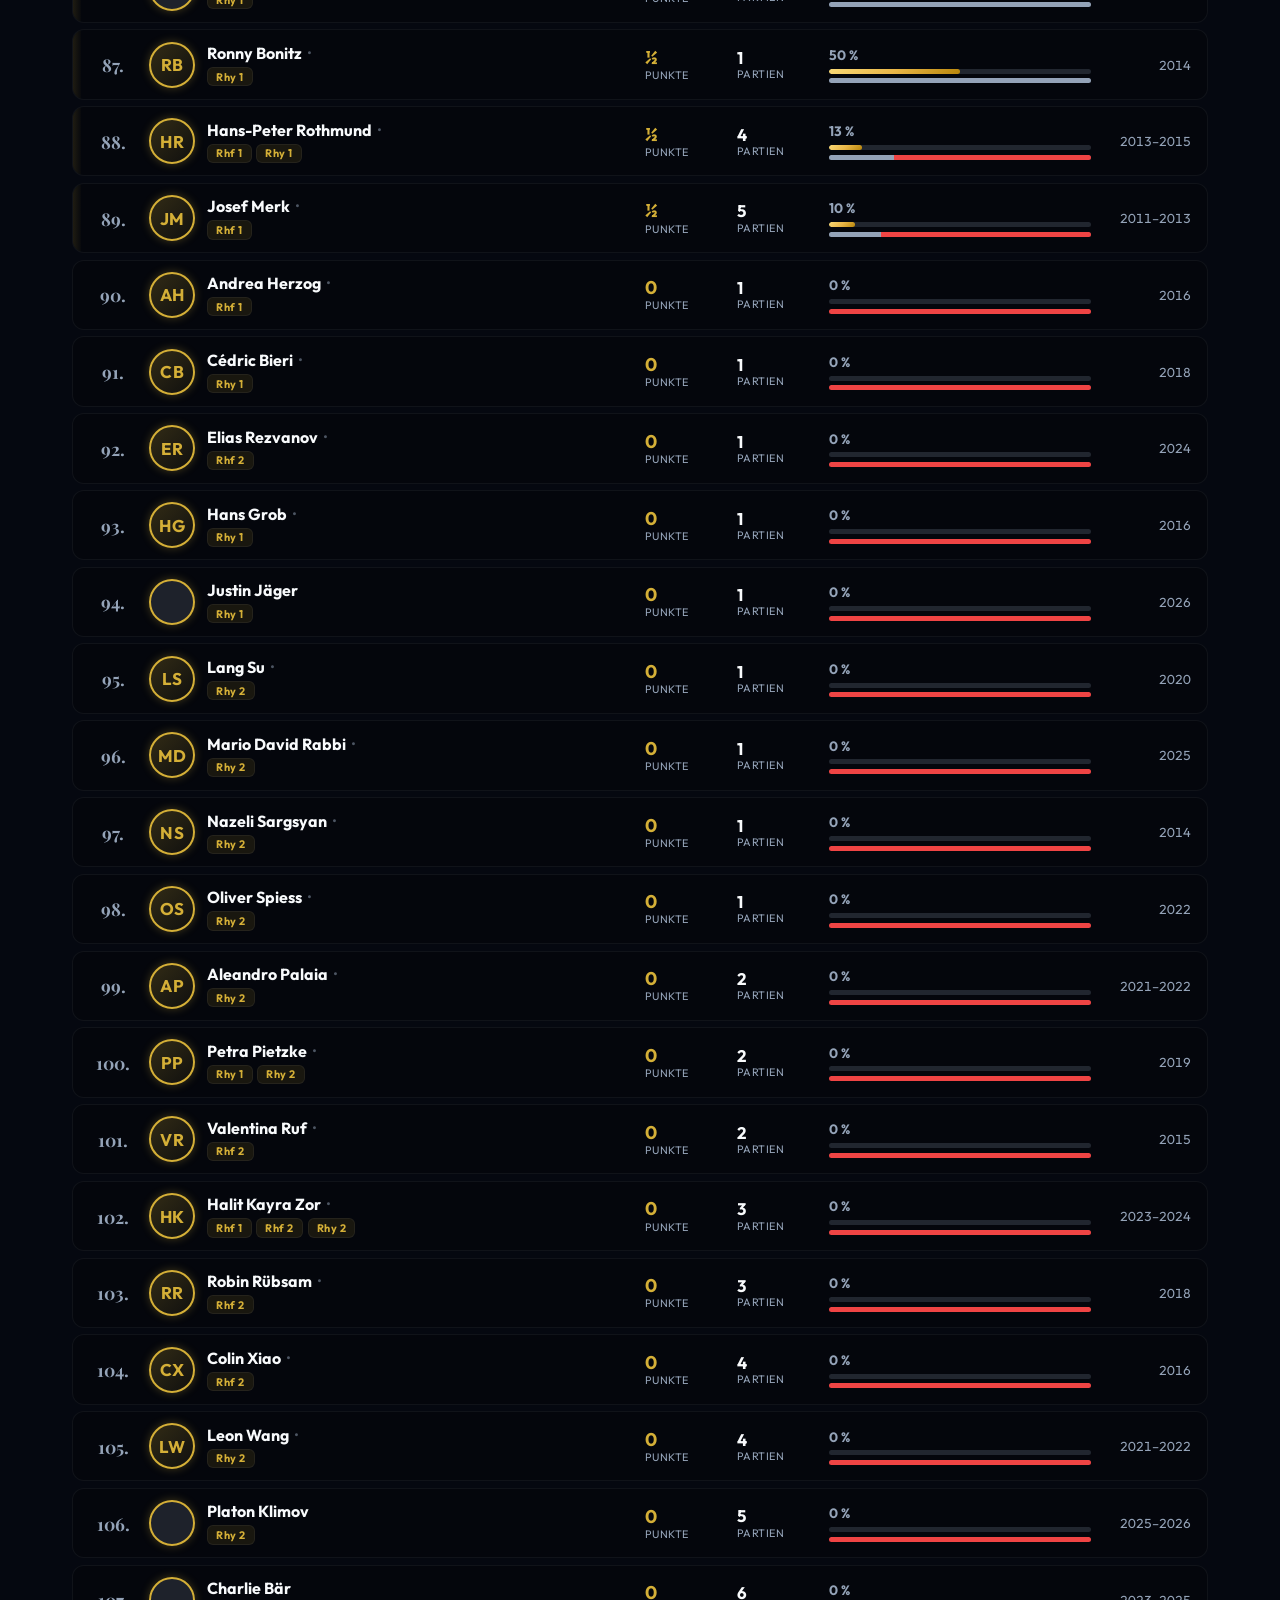
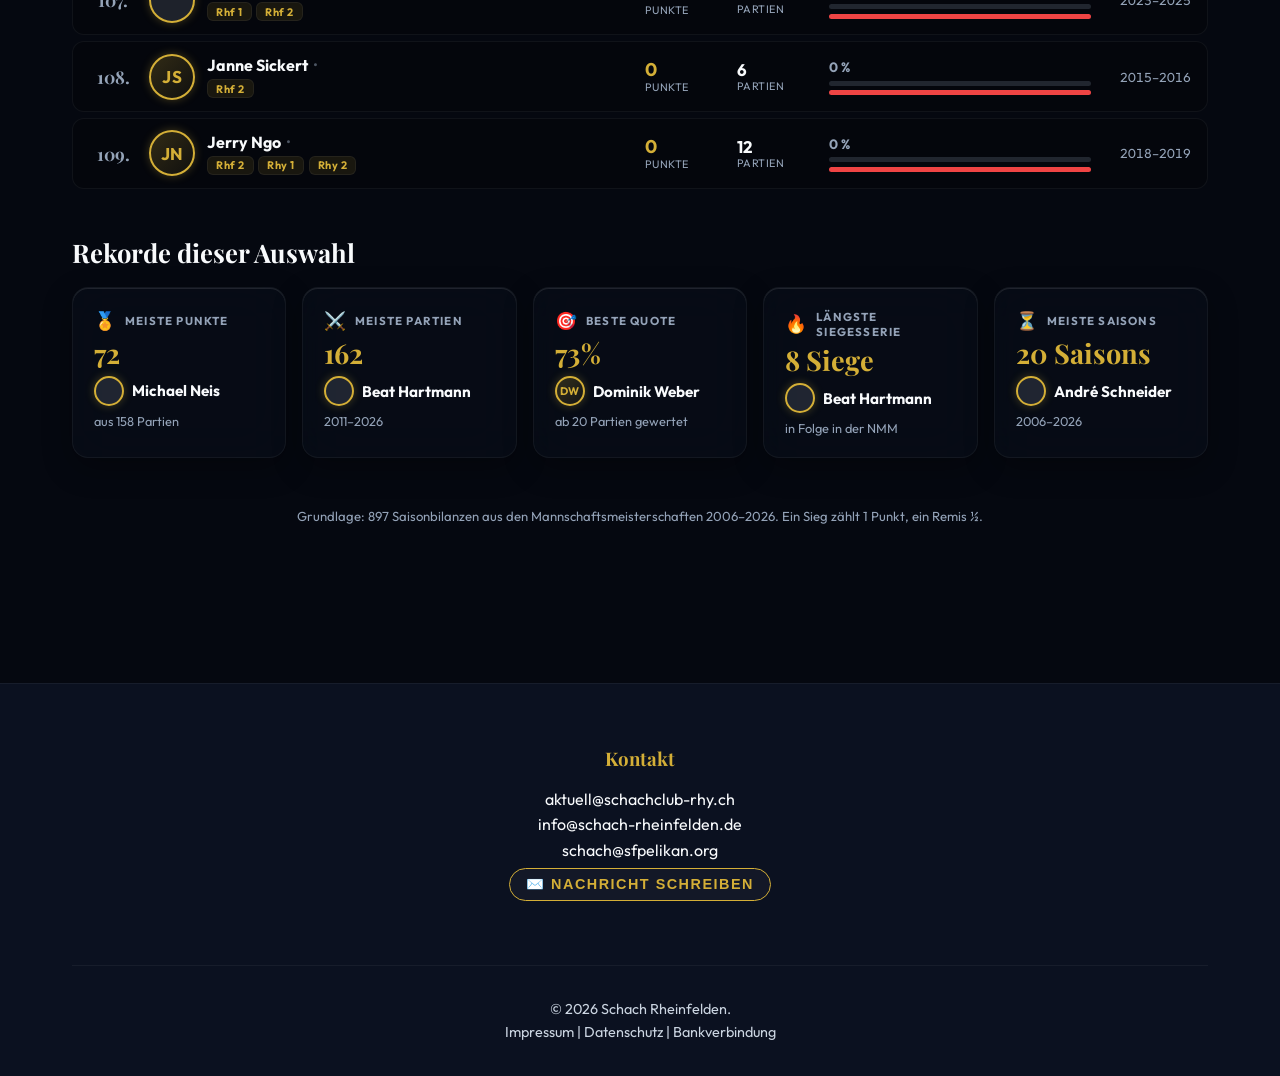
<file: bestenliste.html>
<!DOCTYPE html>
<html lang="de">
<head>
    <meta charset="UTF-8">
    <meta name="viewport" content="width=device-width, initial-scale=1.0">
    <!-- === Titel & Suchmaschinen ===
         Bewusst OHNE Aufzaehlung der Wettbewerbe und ohne Jahreszahl: Diese
         Texte kann die Seite nicht aus den Daten bilden (Suchmaschinen und
         Link-Vorschauen lesen kein JavaScript), also duerfen sie nichts
         behaupten, was ueberholen kann. -->
    <title>Bestenliste | Schach-Rheinfelden – Ewige Rangliste im Mannschaftsschach</title>
    <meta name="description" content="Die ewige Bestenliste von Schach-Rheinfelden: Punkte, Partien und Erfolgsquoten aller Spielerinnen und Spieler in allen Mannschaftsmeisterschaften – filterbar nach Mannschaft, Wettbewerb und Saison." />

    <!-- === Favicon & Icons === -->
    <link rel="icon" type="image/svg+xml" href="assets/favicon.svg">
    <link rel="apple-touch-icon" href="assets/favicon.svg">

    <!-- ================================================================
         LINK-VORSCHAU (Open Graph) fuer WhatsApp, Facebook, iMessage etc.
         >>> HIER ANPASSEN, wenn Vorschau-Titel, -Text oder -Bild sich
         >>> aendern sollen. og:image muss eine ABSOLUTE URL sein (https://...).
         ================================================================ -->
    <meta property="og:title" content="Bestenliste - Schach-Rheinfelden" />
    <meta property="og:description" content="Mannschaftsschach in Zahlen: die ewige Rangliste unserer Spielerinnen und Spieler – mit Podest, Rekorden und der Laufbahn jedes Einzelnen." />
    <meta property="og:type" content="website" />
    <meta property="og:url" content="https://schach-rheinfelden.github.io/bestenliste.html" />
    <meta property="og:image" content="https://res.cloudinary.com/i1wuvnct/image/upload/w_800,c_limit,f_auto,q_auto/v1784323180/Bilder/Logos/Schach-Rheinfelden_Banner_jjcvcl.png" />
    <meta property="og:site_name" content="Schach-Rheinfelden" />

    <link rel="stylesheet" href="css/style.css?v=168">
    <link rel="preconnect" href="https://fonts.googleapis.com">
    <link rel="preconnect" href="https://fonts.gstatic.com" crossorigin>
    <link href="https://fonts.googleapis.com/css2?family=Outfit:wght@300;400;600;800&family=Playfair+Display:ital,wght@0,400;0,600;0,700;1,400;1,600&display=swap" rel="stylesheet">
</head>
<body>
    <div id="top-banner" class="top-banner"></div>
    <header id="navbar" class="navbar">
        <nav class="container nav-content">
            <div class="brand-wrapper">
                <a href="index.html" class="brand">
                    <span class="logo-icon">♞</span>
                    <span id="nav-club-name" class="brand-name">Schach Rheinfelden</span>
                </a>
                <div id="nav-today-badge" class="nav-today-badge hidden"></div>
            </div>
            <ul class="nav-links" id="nav-links">
                <!-- Menü wird dynamisch von shared.js (initDynamicMenu) generiert -->
            </ul>
            <div class="nav-controls">
                <label class="theme-switch" title="Theme wechseln">
                    <input type="checkbox" id="theme-toggle">
                    <span class="slider round"></span>
                </label>
                <div class="hamburger" id="hamburger">
                    <span></span>
                    <span></span>
                    <span></span>
                </div>
            </div>
        </nav>
    </header>

    <main style="padding-top: 120px; padding-bottom: 60px; min-height: 100vh;">
        <section class="section" style="padding-top: 2rem;">
            <div class="container">

                <div style="margin-bottom: 2rem; border-bottom: 1px solid var(--glass-border); padding-bottom: 1.5rem;">
                    <h1 class="section-title" style="margin-bottom: 0.5rem; text-align: left;"><span class="accent">Bestenliste</span></h1>
                    <!-- Der Untertitel wird aus den Daten gebildet (zeichneUntertitel_ in
                         js/bestenliste.js). Fest eingetragene Mannschaftsnamen wuerden still
                         veralten, sobald eine Mannschaft dazukommt. -->
                    <p class="section-subtitle" id="bl-untertitel">Jede Partie unserer Mannschaften – zusammengezählt über alle Saisons.</p>
                </div>

                <!-- Vereinsbilanz: vier Zahlen, die den Rahmen aufspannen -->
                <div id="bl-bilanz" class="bl-bilanz"></div>

                <!-- Podest der aktuellen Auswahl -->
                <div id="bl-podest" class="bl-podest"></div>

                <!-- Filter und Sortierung -->
                <div class="glass-card bl-steuerung" id="bl-steuerung"></div>

                <!-- Rangliste -->
                <div id="bl-liste"></div>

                <!-- Rekordtafel -->
                <div id="bl-rekorde"></div>

                <p class="bl-quelle" id="bl-quelle"></p>
            </div>
        </section>
    </main>

    <footer id="contact" class="footer">
        <div class="container footer-content">
            <div class="footer-info">
                <h3>Kontakt</h3>
                <div id="footer-contact-container">
                    <!-- Contact info injected via CSV -->
                </div>
            </div>
            <div class="footer-legal">
                <p id="footer-copyright-line">&copy; <span id="current-year"></span> <span id="footer-club-name">Schach Rheinfelden</span>.</p>
                <p><a href="#" onclick="openLegalModal('impressum'); return false;">Impressum</a> | <a href="#" onclick="openLegalModal('datenschutz'); return false;">Datenschutz</a><span id="footer-bank-sep" style="display: none;"> | <a href="#" onclick="openLegalModal('bankverbindung'); return false;">Bankverbindung</a></span></p>
            </div>
        </div>
    </footer>

    <!-- Legal Modal -->
    <div id="legal-modal" class="modal hidden">
        <div class="modal-overlay" onclick="closeLegalModal()"></div>
        <div class="modal-content glass-card" style="max-width: 600px;">
            <button class="close-btn" onclick="closeLegalModal()">&times;</button>
            <h2 id="legal-modal-title" style="margin-bottom: 1.5rem; color: var(--accent-color);"></h2>
            <div id="legal-modal-body" style="font-size: 1.1rem; line-height: 1.6; color: var(--text-primary);"></div>
        </div>
    </div>

    <!-- Spielerfenster
         role/aria-modal machen aus dem <div> einen Dialog, den eine
         Sprachausgabe auch als solchen ankuendigt. aria-labelledby zeigt auf
         die Ueberschrift, die js/bestenliste.js hineinschreibt - so wird beim
         Oeffnen der Name der Person vorgelesen und nicht "Dialog". -->
    <div id="spieler-modal" class="modal hidden" role="dialog" aria-modal="true"
         aria-labelledby="spieler-modal-titel">
        <div class="modal-overlay" onclick="closeSpielerModal()"></div>
        <div class="modal-content glass-card" style="max-width: 820px;">
            <button class="close-btn" onclick="closeSpielerModal()" aria-label="Spielerfenster schliessen">&times;</button>
            <div id="spieler-modal-body"></div>
        </div>
    </div>

    <script src="js/shared.js?v=122"></script>
    <script src="js/ot-hinweis.js?v=8"></script>
    <script src="js/ot-live.js?v=6"></script>
    <script src="js/bestenliste.js?v=25"></script>
</body>
</html>
</file>
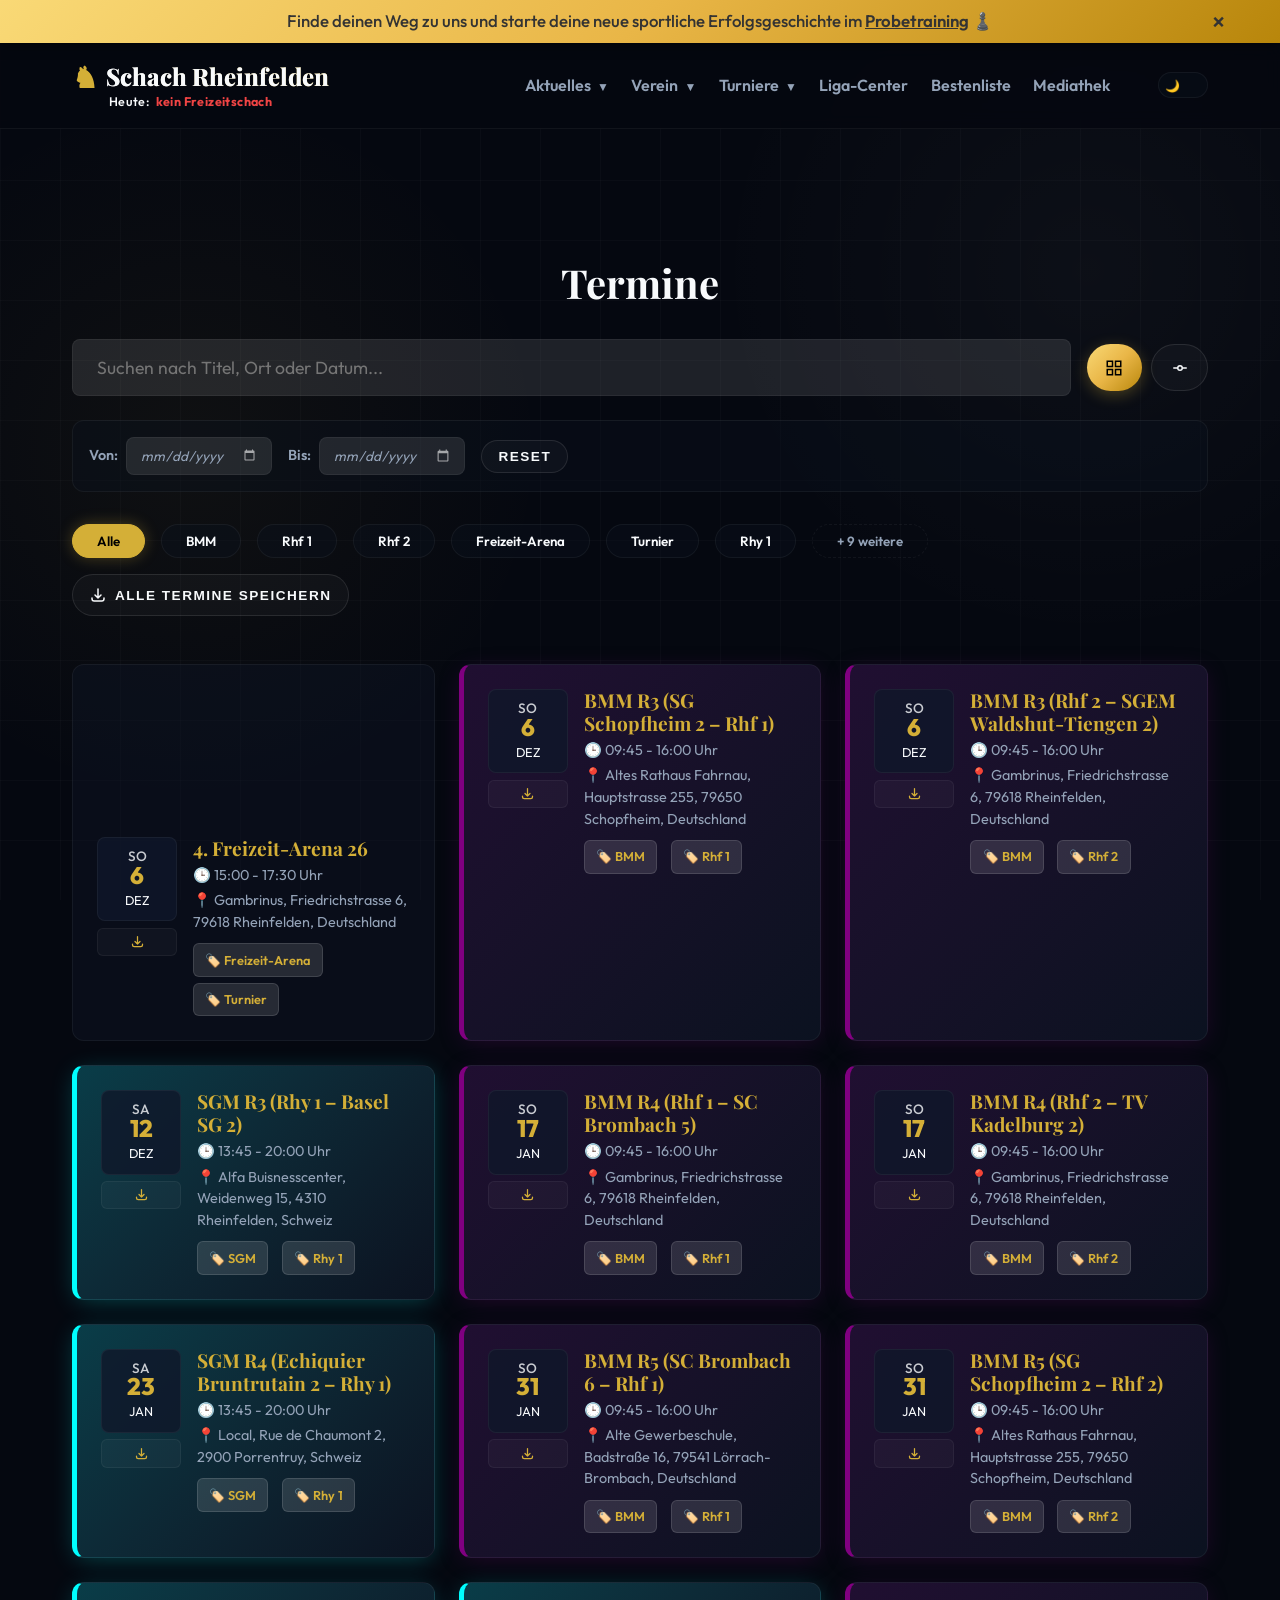
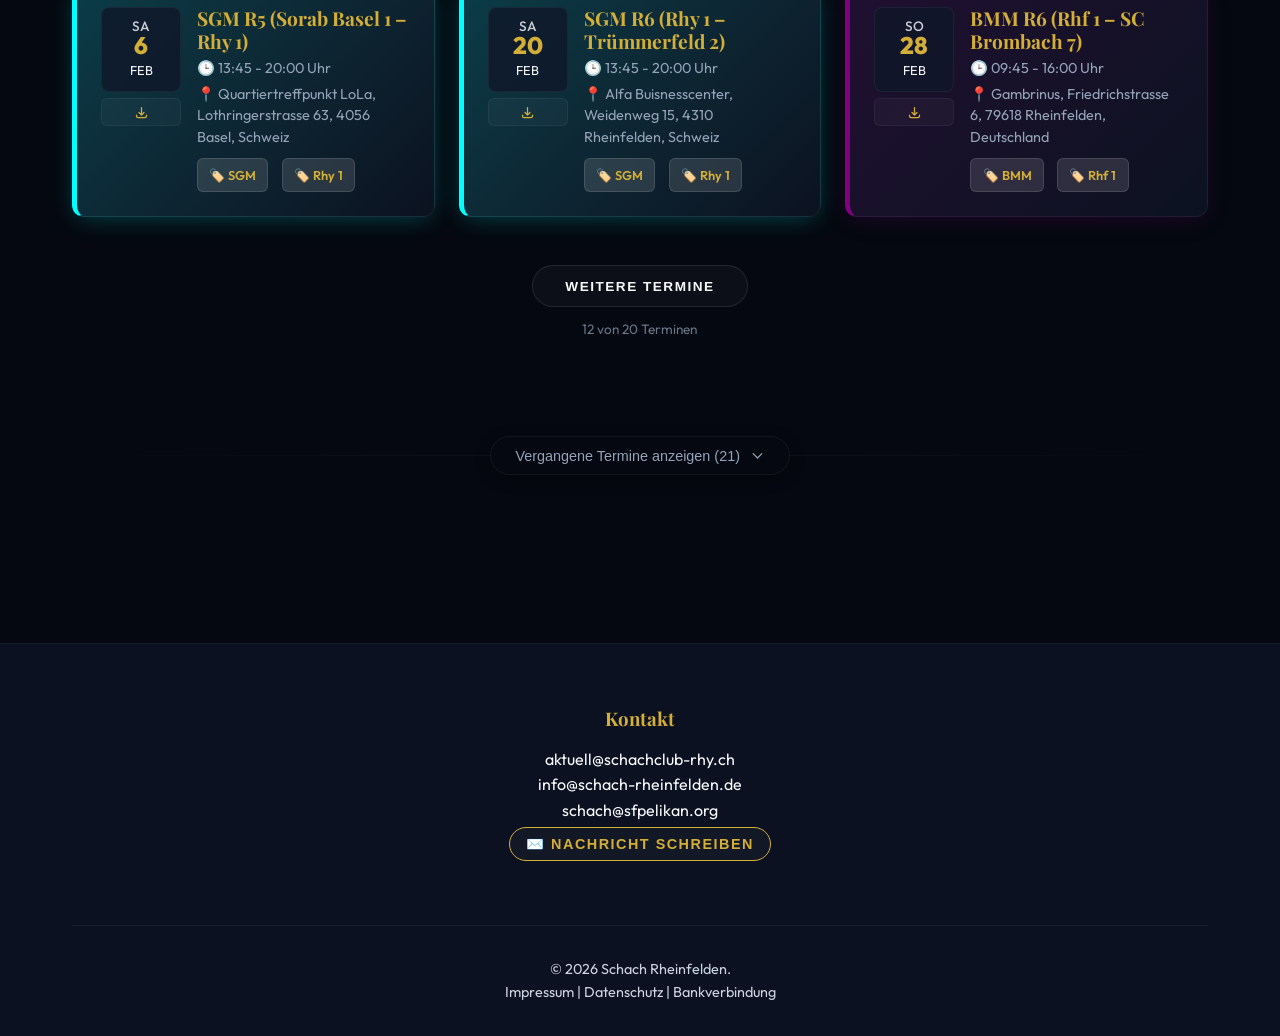
<file: events-archive.html>
<!DOCTYPE html>
<html lang="de">
<head>
    <meta charset="UTF-8">
    <meta name="viewport" content="width=device-width, initial-scale=1.0">
    <!-- === Titel & Suchmaschinen === -->
    <title>Termine & Kalender | Schach-Rheinfelden (CH & DE)</title>
    <meta name="description" content="Alle anstehenden und vergangenen Termine, Turniere, Trainingszeiten und Vereinsanlässe von Schach-Rheinfelden (CH & DE)." />

    <!-- === Favicon & Icons === -->
    <link rel="icon" type="image/svg+xml" href="assets/favicon.svg">
    <link rel="apple-touch-icon" href="assets/favicon.svg">

    <!-- ================================================================
         LINK-VORSCHAU (Open Graph) fuer WhatsApp, Facebook, iMessage etc.
         >>> HIER ANPASSEN, wenn Vorschau-Titel, -Text oder -Bild sich
         >>> aendern sollen. og:image muss eine ABSOLUTE URL sein (https://...).
         ================================================================ -->
    <meta property="og:title" content="Termine & Kalender - Schach-Rheinfelden" />
    <meta property="og:description" content="Verpasse kein Training oder Turnier mehr: Alle Termine der Schach-Gemeinschaft am Rheinknie im praktischen Überblick." />
    <meta property="og:type" content="website" />
    <meta property="og:url" content="https://schach-rheinfelden.github.io/events-archive.html" />
    <meta property="og:image" content="https://res.cloudinary.com/i1wuvnct/image/upload/w_800,c_limit,f_auto,q_auto/v1784323180/Bilder/Logos/Schach-Rheinfelden_Banner_jjcvcl.png" />
    <meta property="og:site_name" content="Schach-Rheinfelden" />

    <link rel="stylesheet" href="css/style.css?v=168">
    <link rel="preconnect" href="https://fonts.googleapis.com">
    <link rel="preconnect" href="https://fonts.gstatic.com" crossorigin>
    <link href="https://fonts.googleapis.com/css2?family=Outfit:wght@300;400;600;800&family=Playfair+Display:ital,wght@0,400;0,600;0,700;1,400;1,600&display=swap" rel="stylesheet">
    <style>
        .search-bar {
            width: 100%;
            padding: 1rem 1.5rem;
            font-size: 1.1rem;
            border-radius: 8px;
            border: 1px solid var(--glass-border);
            background: rgba(255, 255, 255, 0.1);
            color: var(--text-primary);
            margin-bottom: 2rem;
            outline: none;
            transition: all 0.3s ease;
        }
        .search-bar:focus {
            border-color: var(--accent-color);
            background: rgba(255, 255, 255, 0.15);
        }
        .light-theme .search-bar {
            background: rgba(0, 0, 0, 0.05);
        }
        .light-theme .search-bar:focus {
            background: rgba(0, 0, 0, 0.08);
        }
        
        /* Calendar Icon Style for Dark Theme */
        input[type="date"]::-webkit-calendar-picker-indicator {
            filter: invert(1);
            opacity: 0.6;
            cursor: pointer;
        }
        .light-theme input[type="date"]::-webkit-calendar-picker-indicator {
            filter: none;
            opacity: 0.6;
        }
        
        .events-grid {
            display: grid;
            grid-template-columns: repeat(auto-fill, minmax(300px, 1fr));
            gap: 1.5rem;
        }
        
        .event-card {
            background: rgba(15, 23, 42, 0.4);
            border: 1px solid var(--glass-border);
            border-radius: 12px;
            padding: 1.5rem;
            display: flex;
            flex-direction: column;
            gap: 1rem;
            transition: all 0.3s ease;
        }
        
        .light-theme .event-card {
            background: rgba(255, 255, 255, 0.6);
        }

        .event-card:hover {
            transform: translateY(-5px);
            border-color: var(--accent-color);
            background: rgba(255, 255, 255, 0.08);
        }

        .event-card.event-past {
            opacity: 0.6;
            filter: grayscale(80%);
        }

        .event-card.event-past:hover {
            opacity: 1;
            filter: grayscale(0%);
        }
    </style>
</head>
<body>
    <div id="top-banner" class="top-banner"></div>
    <header id="navbar" class="navbar">
        <nav class="container nav-content">
            <div class="brand-wrapper">
                <a href="index.html" class="brand">
                    <span class="logo-icon">♞</span>
                    <span id="nav-club-name" class="brand-name">Schach Rheinfelden</span>
                </a>
                <div id="nav-today-badge" class="nav-today-badge hidden"></div>
            </div>
            <ul class="nav-links" id="nav-links">
                <!-- Menü wird dynamisch von shared.js (initDynamicMenu) generiert -->
            </ul>
            <div class="nav-controls">
                <label class="theme-switch" title="Theme wechseln">
                    <input type="checkbox" id="theme-toggle">
                    <span class="slider round"></span>
                </label>
                <div class="hamburger" id="hamburger">
                    <span></span>
                    <span></span>
                    <span></span>
                </div>
            </div>
        </nav>
    </header>

    <main style="padding-top: 120px; min-height: 100vh;">
        <section class="section">
            <div class="container">
                <h1 class="section-title" style="margin-bottom: 2rem;">Termine</h1>
                
                <div class="events-toolbar" style="display: flex; flex-wrap: wrap; justify-content: space-between; align-items: center; gap: 1rem; margin-bottom: 1.5rem;">
                    <div style="flex: 1; min-width: 280px;">
                        <input type="text" id="events-search" class="search-bar" placeholder="Suchen nach Titel, Ort oder Datum..." style="margin-bottom: 0;">
                    </div>
                    <div class="events-view-toggle" style="display: flex; gap: 0.6rem;">
                        <button id="view-grid-btn" class="btn btn-primary" onclick="toggleView('grid')" title="Raster-Ansicht" style="padding: 0.85rem 1.15rem; display: flex; align-items: center; justify-content: center;">
                            <svg width="18" height="18" fill="none" stroke="currentColor" stroke-width="2" viewBox="0 0 24 24"><rect x="3" y="3" width="7" height="7"></rect><rect x="14" y="3" width="7" height="7"></rect><rect x="14" y="14" width="7" height="7"></rect><rect x="3" y="14" width="7" height="7"></rect></svg>
                        </button>
                        <button id="view-timeline-btn" class="btn btn-secondary" onclick="toggleView('timeline')" title="Zeitleisten-Ansicht" style="padding: 0.85rem 1.15rem; display: flex; align-items: center; justify-content: center;">
                            <svg width="18" height="18" fill="none" stroke="currentColor" stroke-width="2" viewBox="0 0 24 24"><circle cx="12" cy="12" r="3"></circle><path d="M3 12h6m6 0h6"></path></svg>
                        </button>
                    </div>
                </div>
                
                <div class="date-filter-container" style="display: flex; gap: 1rem; align-items: center; flex-wrap: wrap; margin-bottom: 2rem; background: var(--glass-bg); padding: 1rem; border-radius: 12px; border: 1px solid var(--glass-border);">
                    <div style="display: flex; align-items: center; gap: 0.5rem;">
                        <label for="events-date-from" style="color: var(--text-secondary); font-size: 0.9rem; font-weight: 600;">Von:</label>
                        <input type="date" id="events-date-from" class="search-bar" style="margin-bottom: 0; width: auto; padding: 0.5rem 0.8rem; border-radius: 8px; font-family: inherit; font-size: 0.85rem; font-style: italic; color: var(--text-secondary);">
                    </div>
                    <div style="display: flex; align-items: center; gap: 0.5rem;">
                        <label for="events-date-to" style="color: var(--text-secondary); font-size: 0.9rem; font-weight: 600;">Bis:</label>
                        <input type="date" id="events-date-to" class="search-bar" style="margin-bottom: 0; width: auto; padding: 0.5rem 0.8rem; border-radius: 8px; font-family: inherit; font-size: 0.85rem; font-style: italic; color: var(--text-secondary);">
                    </div>
                    <button id="events-date-reset" class="btn btn-secondary" style="padding: 0.5rem 1rem; font-size: 0.85rem;">Reset</button>
                </div>
                
                <div style="display: flex; justify-content: space-between; align-items: center; margin-bottom: 3rem; flex-wrap: wrap; gap: 1rem;">
                    <div id="events-filter" class="filter-bar" style="margin-bottom: 0;">
                        <!-- Filter buttons injected via JS -->
                    </div>
                    
                    <div style="display: flex; gap: 1rem; align-items: center; flex-wrap: wrap;">
                        <button id="download-all-events-btn" class="btn btn-secondary" onclick="downloadAllEvents()" style="display: flex; align-items: center; gap: 0.5rem; height: 42px; padding: 0 1rem;">
                            <svg width="18" height="18" fill="none" stroke="currentColor" stroke-width="2" viewBox="0 0 24 24"><path stroke-linecap="round" stroke-linejoin="round" d="M4 16v1a3 3 0 003 3h10a3 3 0 003-3v-1m-4-4l-4 4m0 0l-4-4m4 4V4"></path></svg>
                            <span class="hide-mobile">Alle Termine speichern</span>
                        </button>
                    </div>
                </div>

                <div id="events-archive-container" class="events-grid">
                    <!-- Events injected here -->
                    <div class="loading">Lade Termine...</div>
                </div>
                
                <!-- Auf schmalen Bildschirmen bekommt die Zeitleiste eine feste
                     Mindestbreite und wird seitlich scrollbar (siehe style.css).
                     Ohne den Wrapper muessten die Balken verzerrt werden, um
                     ueberhaupt sichtbar zu bleiben. -->
                <div class="events-timeline-scroll">
                    <div id="events-timeline-container" class="events-timeline hidden">
                        <!-- Timeline injected here -->
                    </div>
                </div>
                <div id="events-archive-load-more" style="text-align: center; margin-top: 3rem;"></div>
            </div>
        </section>
    </main>

    <footer id="contact" class="footer">
        <div class="container footer-content">
            <div class="footer-info">
                <h3>Kontakt</h3>
                <div id="footer-contact-container">
                    <!-- Contact info injected via CSV -->
                </div>
            </div>
            <div class="footer-legal">
                <p id="footer-copyright-line">&copy; <span id="current-year"></span> <span id="footer-club-name">Schach Rheinfelden</span>.</p>
                <p><a href="#" onclick="openLegalModal('impressum'); return false;">Impressum</a> | <a href="#" onclick="openLegalModal('datenschutz'); return false;">Datenschutz</a><span id="footer-bank-sep" style="display: none;"> | <a href="#" onclick="openLegalModal('bankverbindung'); return false;">Bankverbindung</a></span></p>
            </div>
        </div>
    </footer>

    <!-- Event Modal -->
    <div id="event-modal" class="modal hidden">
        <div class="modal-overlay" onclick="closeEventModal()"></div>
        <div class="modal-content glass-card">
            <button class="close-btn" onclick="closeEventModal()">&times;</button>
            <div id="event-modal-body"></div>
        </div>
    </div>

    <!-- Legal Modal -->
    <div id="legal-modal" class="modal hidden">
        <div class="modal-overlay" onclick="closeLegalModal()"></div>
        <div class="modal-content glass-card" style="max-width: 600px;">
            <button class="close-btn" onclick="closeLegalModal()">&times;</button>
            <h2 id="legal-modal-title" style="margin-bottom: 1.5rem; color: var(--accent-color);"></h2>
            <div id="legal-modal-body" style="font-size: 1.1rem; line-height: 1.6; color: var(--text-primary);"></div>
        </div>
    </div>

    <script src="js/shared.js?v=122"></script>
    <script src="js/ot-hinweis.js?v=8"></script>
    <script src="js/ot-live.js?v=6"></script>
    <script src="js/events-archive.js?v=131"></script>
</body>
</html>
</file>
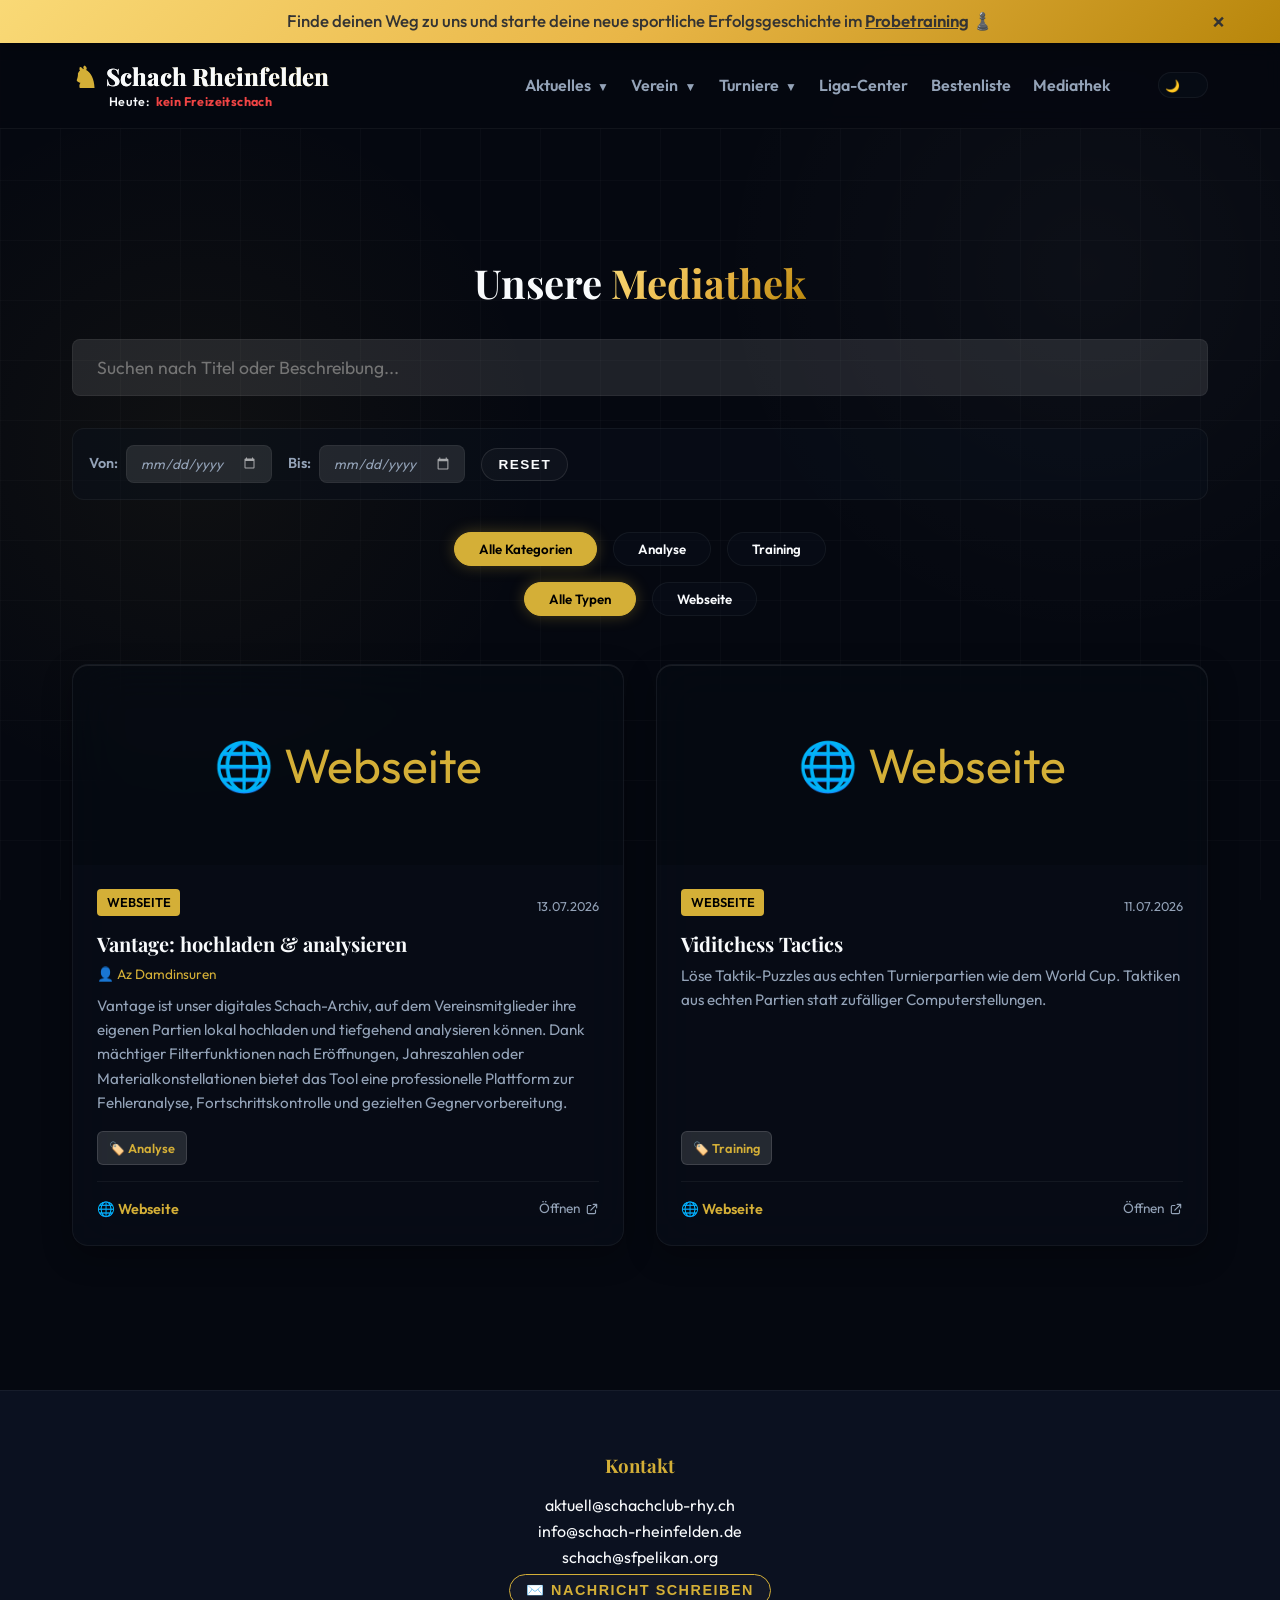
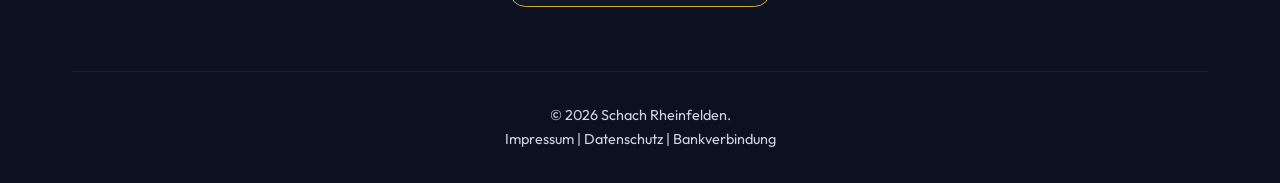
<file: mediathek.html>
<!DOCTYPE html>
<html lang="de">
<head>
    <meta charset="UTF-8">
    <meta name="viewport" content="width=device-width, initial-scale=1.0">
    <!-- === Titel & Suchmaschinen === -->
    <title>Mediathek & Galerie | Schach-Rheinfelden (CH & DE)</title>
    <meta name="description" content="Fotos, Videos, Lehrpartien und Impressionen der Schach-Gemeinschaft Schach-Rheinfelden am Hochrhein." />

    <!-- === Favicon & Icons === -->
    <link rel="icon" type="image/svg+xml" href="assets/favicon.svg">
    <link rel="apple-touch-icon" href="assets/favicon.svg">

    <!-- ================================================================
         LINK-VORSCHAU (Open Graph) fuer WhatsApp, Facebook, iMessage etc.
         >>> HIER ANPASSEN, wenn Vorschau-Titel, -Text oder -Bild sich
         >>> aendern sollen. og:image muss eine ABSOLUTE URL sein (https://...).
         ================================================================ -->
    <meta property="og:title" content="Mediathek & Galerie - Schach-Rheinfelden" />
    <meta property="og:description" content="Entdecke Bildergalerien, Videos und Höhepunkte aus dem Vereinsleben von Schach-Rheinfelden." />
    <meta property="og:type" content="website" />
    <meta property="og:url" content="https://schach-rheinfelden.github.io/mediathek.html" />
    <meta property="og:image" content="https://res.cloudinary.com/i1wuvnct/image/upload/w_800,c_limit,f_auto,q_auto/v1784323180/Bilder/Logos/Schach-Rheinfelden_Banner_jjcvcl.png" />
    <meta property="og:site_name" content="Schach-Rheinfelden" />

    <link rel="stylesheet" href="css/style.css?v=168">
    <link rel="preconnect" href="https://fonts.googleapis.com">
    <link rel="preconnect" href="https://fonts.gstatic.com" crossorigin>
    <link href="https://fonts.googleapis.com/css2?family=Outfit:wght@300;400;600;800&family=Playfair+Display:ital,wght@0,400;0,600;0,700;1,400;1,600&display=swap" rel="stylesheet">
    <style>
        .search-bar {
            width: 100%;
            padding: 1rem 1.5rem;
            font-size: 1.1rem;
            border-radius: 8px;
            border: 1px solid var(--glass-border);
            background: rgba(255, 255, 255, 0.1);
            color: var(--text-primary);
            margin-bottom: 2rem;
            outline: none;
            transition: all 0.3s ease;
        }
        .search-bar:focus {
            border-color: var(--accent-color);
            background: rgba(255, 255, 255, 0.15);
        }
        .light-theme .search-bar {
            background: rgba(0, 0, 0, 0.05);
        }
        .light-theme .search-bar:focus {
            background: rgba(0, 0, 0, 0.08);
        }
        
        input[type="date"]::-webkit-calendar-picker-indicator {
            filter: invert(1);
            opacity: 0.6;
            cursor: pointer;
        }
        .light-theme input[type="date"]::-webkit-calendar-picker-indicator {
            filter: none;
            opacity: 0.6;
        }
        
        .media-card {
            padding: 0 !important;
            overflow: hidden !important;
            cursor: pointer;
            transition: transform 0.3s ease, box-shadow 0.3s ease;
            height: 100%;
            display: flex;
            flex-direction: column;
        }
        .media-card:hover {
            transform: translateY(-5px);
            box-shadow: 0 10px 25px rgba(212, 175, 55, 0.2);
            border-color: var(--accent-color);
        }
        .media-thumbnail {
            width: 100%;
            height: 200px;
            object-fit: cover;
            border-radius: 0 !important;
            margin-bottom: 0 !important;
            background: rgba(0,0,0,0.2);
            display: flex;
            align-items: center;
            justify-content: center;
            font-size: 3rem;
            color: var(--accent-color);
        }
        .media-content {
            padding: 1.5rem !important;
            flex-grow: 1;
            display: flex;
            flex-direction: column;
        }
        .media-type-badge {
            display: inline-block;
            padding: 0.2rem 0.6rem;
            border-radius: 4px;
            font-size: 0.8rem;
            font-weight: 600;
            background: var(--accent-color);
            color: #000;
            text-transform: uppercase;
            margin-bottom: 0.5rem;
        }
    </style>
</head>
<body>
    <div id="top-banner" class="top-banner"></div>
    <header id="navbar" class="navbar">
        <nav class="container nav-content">
            <div class="brand-wrapper">
                <a href="index.html" class="brand">
                    <span class="logo-icon">♞</span>
                    <span id="nav-club-name" class="brand-name">Schach Rheinfelden</span>
                </a>
                <div id="nav-today-badge" class="nav-today-badge hidden"></div>
            </div>
            <ul class="nav-links" id="nav-links">
                <!-- Menü wird dynamisch von shared.js (initDynamicMenu) generiert -->
            </ul>
            <div class="nav-controls">
                <label class="theme-switch" title="Theme wechseln">
                    <input type="checkbox" id="theme-toggle">
                    <span class="slider round"></span>
                </label>
                <div class="hamburger" id="hamburger">
                    <span></span>
                    <span></span>
                    <span></span>
                </div>
            </div>
        </nav>
    </header>

    <main style="padding-top: 120px; min-height: 100vh;">
        <section class="section">
            <div class="container">
                <h1 class="section-title" style="margin-bottom: 2rem;">Unsere <span class="accent">Mediathek</span></h1>
                
                <input type="text" id="media-search" class="search-bar" placeholder="Suchen nach Titel oder Beschreibung...">
                
                <div class="date-filter-container" style="display: flex; gap: 1rem; align-items: center; flex-wrap: wrap; margin-bottom: 2rem; background: var(--glass-bg); padding: 1rem; border-radius: 12px; border: 1px solid var(--glass-border);">
                    <div style="display: flex; align-items: center; gap: 0.5rem;">
                        <label for="media-date-from" style="color: var(--text-secondary); font-size: 0.9rem; font-weight: 600;">Von:</label>
                        <input type="date" id="media-date-from" class="search-bar" style="margin-bottom: 0; width: auto; padding: 0.5rem 0.8rem; border-radius: 8px; font-family: inherit; font-size: 0.85rem; font-style: italic; color: var(--text-secondary);">
                    </div>
                    <div style="display: flex; align-items: center; gap: 0.5rem;">
                        <label for="media-date-to" style="color: var(--text-secondary); font-size: 0.9rem; font-weight: 600;">Bis:</label>
                        <input type="date" id="media-date-to" class="search-bar" style="margin-bottom: 0; width: auto; padding: 0.5rem 0.8rem; border-radius: 8px; font-family: inherit; font-size: 0.85rem; font-style: italic; color: var(--text-secondary);">
                    </div>
                    <button id="media-date-reset" class="btn btn-secondary" style="padding: 0.5rem 1rem; font-size: 0.85rem;">Reset</button>
                </div>
                
                <div id="media-filter" class="filter-bar" style="margin-bottom: 1rem;">
                    <!-- Filter buttons injected via JS -->
                </div>
                
                <div id="media-type-filter" class="filter-bar" style="margin-bottom: 3rem;">
                    <!-- Type filter buttons injected via JS -->
                </div>

                <div id="media-container" class="grid-container">
                    <!-- Media injected here -->
                    <div class="loading">Lade Mediathek...</div>
                </div>
                <div id="media-load-more" style="text-align: center; margin-top: 3rem;"></div>
            </div>
        </section>
    </main>

    <footer id="contact" class="footer">
        <div class="container footer-content">
            <div class="footer-info">
                <h3>Kontakt</h3>
                <div id="footer-contact-container">
                    <!-- Contact info injected via CSV -->
                </div>
            </div>
            <div class="footer-legal">
                <p id="footer-copyright-line">&copy; <span id="current-year"></span> <span id="footer-club-name">Schach Rheinfelden</span>.</p>
                <p><a href="#" onclick="openLegalModal('impressum'); return false;">Impressum</a> | <a href="#" onclick="openLegalModal('datenschutz'); return false;">Datenschutz</a><span id="footer-bank-sep" style="display: none;"> | <a href="#" onclick="openLegalModal('bankverbindung'); return false;">Bankverbindung</a></span></p>
            </div>
        </div>
    </footer>

    <!-- Legal Modal -->
    <div id="legal-modal" class="modal hidden">
        <div class="modal-overlay" onclick="closeLegalModal()"></div>
        <div class="modal-content glass-card" style="max-width: 600px;">
            <button class="close-btn" onclick="closeLegalModal()">&times;</button>
            <h2 id="legal-modal-title" style="margin-bottom: 1.5rem; color: var(--accent-color);"></h2>
            <div id="legal-modal-body" style="font-size: 1.1rem; line-height: 1.6; color: var(--text-primary);"></div>
        </div>
    </div>

    <!-- YouTube/Vimeo Embed Modal (Optional) -->
    <div id="video-modal" class="modal hidden">
        <div class="modal-overlay" onclick="closeVideoModal()"></div>
        <div class="modal-content glass-card" style="max-width: 900px; padding: 1rem;">
            <button class="close-btn" onclick="closeVideoModal()">&times;</button>
            <div id="video-modal-body" style="width: 100%; height: 500px; margin-top: 2rem;"></div>
        </div>
    </div>

    <script src="js/shared.js?v=122"></script>
    <script src="js/ot-hinweis.js?v=8"></script>
    <script src="js/ot-live.js?v=6"></script>
    <script src="js/mediathek.js?v=27"></script>
    <script>
        function closeVideoModal() {
            document.getElementById('video-modal').classList.add('hidden');
            document.getElementById('video-modal-body').innerHTML = ''; // Stop video
            document.body.style.overflow = '';
        }
    </script>
</body>
</html>
</file>
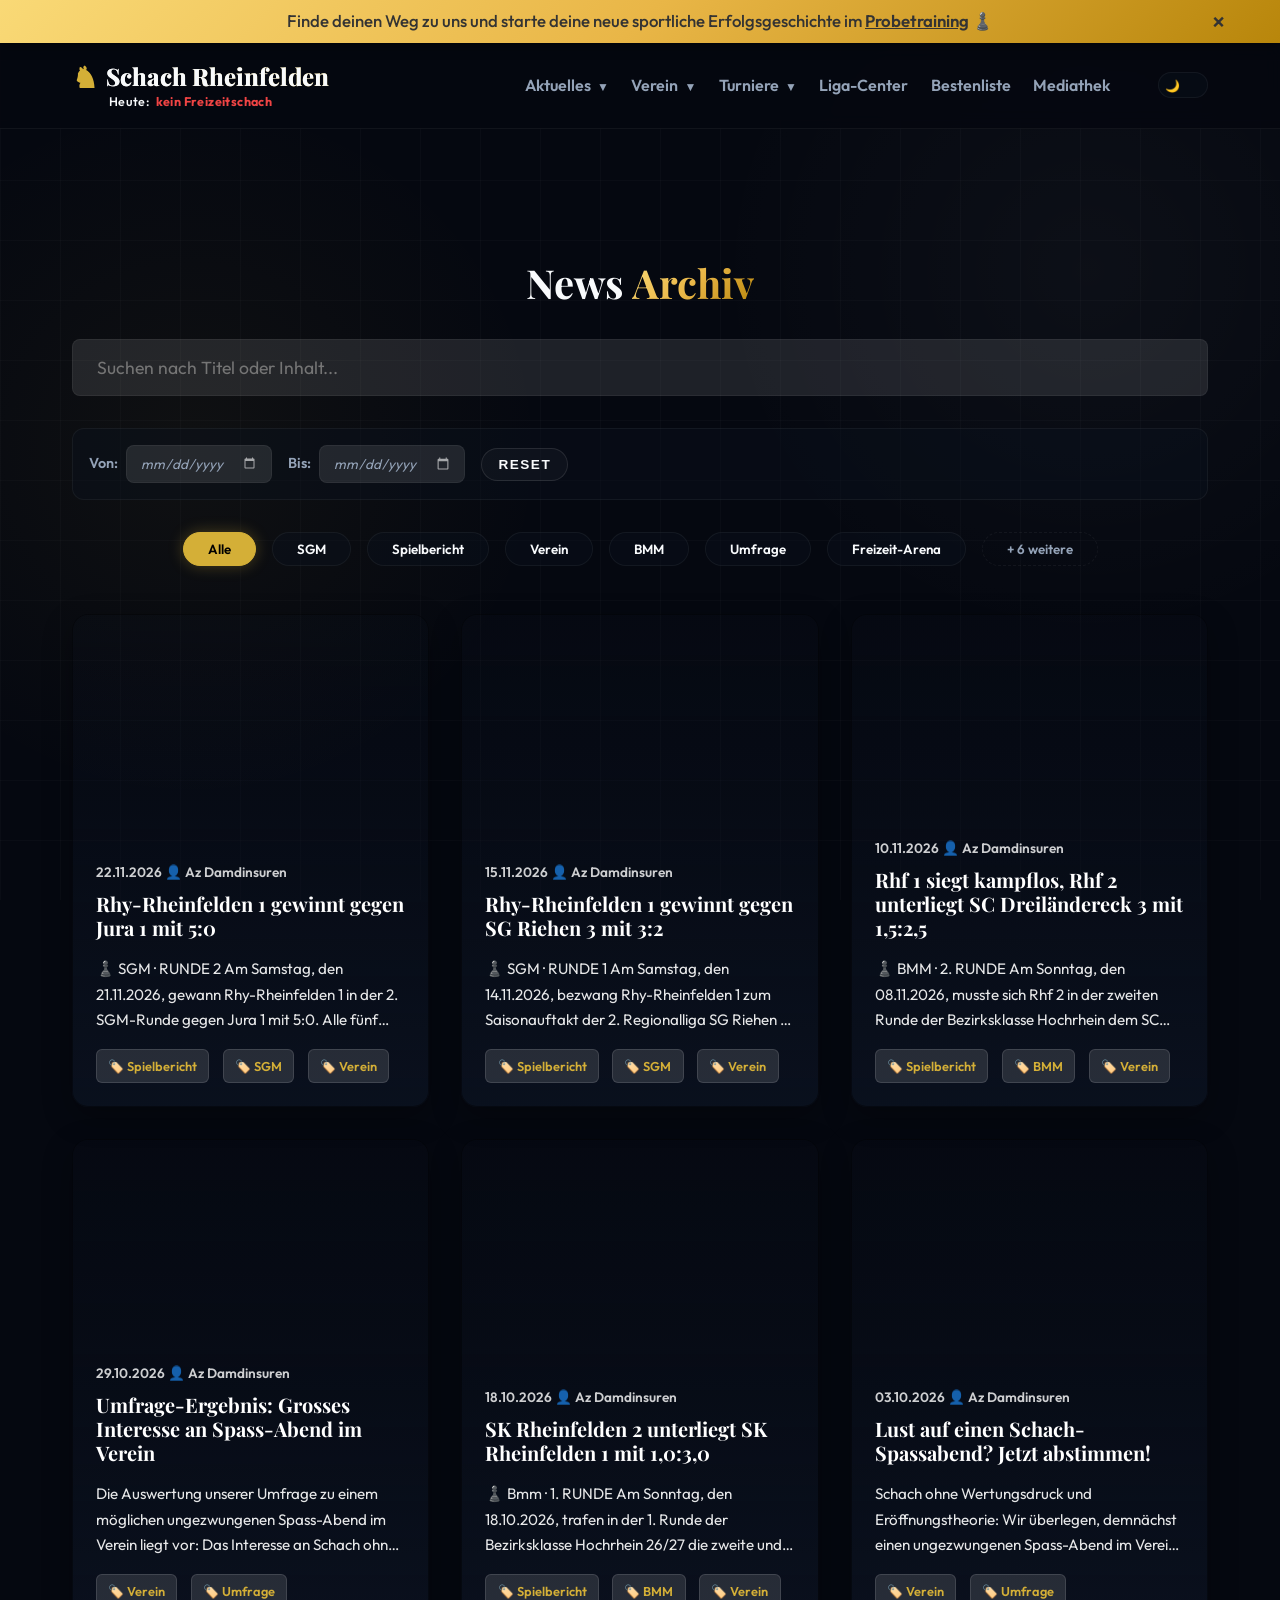
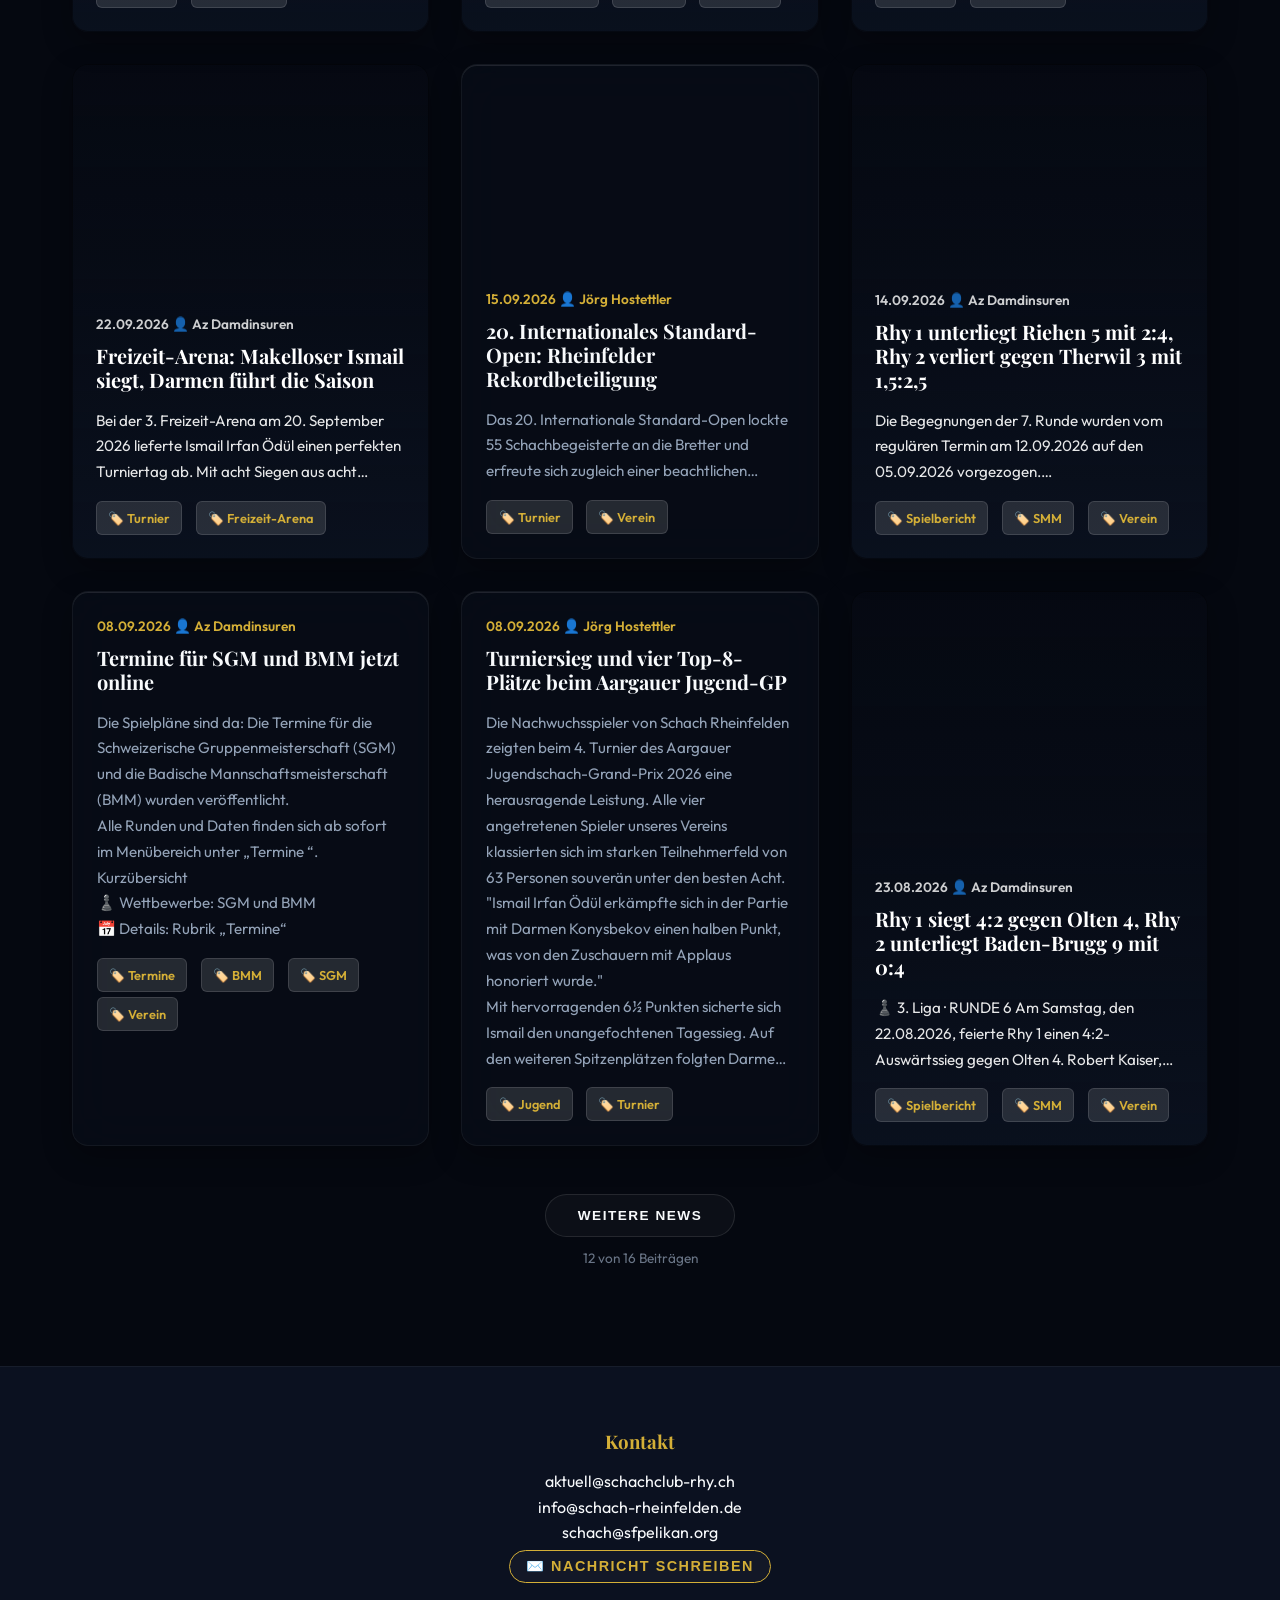
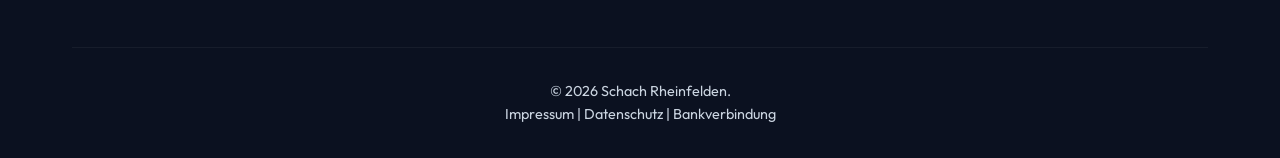
<file: news-archive.html>
<!DOCTYPE html>
<html lang="de">
<head>
    <meta charset="UTF-8">
    <meta name="viewport" content="width=device-width, initial-scale=1.0">
    <!-- === Titel & Suchmaschinen === -->
    <title>News-Archiv | Schach-Rheinfelden (CH & DE)</title>
    <meta name="description" content="Alle Nachrichten, Berichte, Turnierergebnisse und Ankündigungen der grenzüberschreitenden Schach-Gemeinschaft Schach-Rheinfelden im Überblick." />

    <!-- === Favicon & Icons === -->
    <link rel="icon" type="image/svg+xml" href="assets/favicon.svg">
    <link rel="apple-touch-icon" href="assets/favicon.svg">

    <!-- ================================================================
         LINK-VORSCHAU (Open Graph) fuer WhatsApp, Facebook, iMessage etc.
         >>> HIER ANPASSEN, wenn Vorschau-Titel, -Text oder -Bild sich
         >>> aendern sollen. og:image muss eine ABSOLUTE URL sein (https://...).
         ================================================================ -->
    <meta property="og:title" content="News-Archiv - Schach-Rheinfelden" />
    <meta property="og:description" content="Alle aktuellen Berichte, Resultate und Vereinsnews von Schach-Rheinfelden (CH & DE)." />
    <meta property="og:type" content="website" />
    <meta property="og:url" content="https://schach-rheinfelden.github.io/news-archive.html" />
    <meta property="og:image" content="https://res.cloudinary.com/i1wuvnct/image/upload/w_800,c_limit,f_auto,q_auto/v1784323180/Bilder/Logos/Schach-Rheinfelden_Banner_jjcvcl.png" />
    <meta property="og:site_name" content="Schach-Rheinfelden" />

    <link rel="stylesheet" href="css/style.css?v=168">
    <link rel="preconnect" href="https://fonts.googleapis.com">
    <link rel="preconnect" href="https://fonts.gstatic.com" crossorigin>
    <link href="https://fonts.googleapis.com/css2?family=Outfit:wght@300;400;600;800&family=Playfair+Display:ital,wght@0,400;0,600;0,700;1,400;1,600&display=swap" rel="stylesheet">
    <style>
        .search-bar {
            width: 100%;
            padding: 1rem 1.5rem;
            font-size: 1.1rem;
            border-radius: 8px;
            border: 1px solid var(--glass-border);
            background: rgba(255, 255, 255, 0.1);
            color: var(--text-primary);
            margin-bottom: 2rem;
            outline: none;
            transition: all 0.3s ease;
        }
        .search-bar:focus {
            border-color: var(--accent-color);
            background: rgba(255, 255, 255, 0.15);
        }
        .light-theme .search-bar {
            background: rgba(0, 0, 0, 0.05);
        }
        .light-theme .search-bar:focus {
            background: rgba(0, 0, 0, 0.08);
        }
        
        /* Calendar Icon Style for Dark Theme */
        input[type="date"]::-webkit-calendar-picker-indicator {
            filter: invert(1);
            opacity: 0.6;
            cursor: pointer;
        }
        .light-theme input[type="date"]::-webkit-calendar-picker-indicator {
            filter: none;
            opacity: 0.6;
        }
    </style>
</head>
<body>
    <div id="top-banner" class="top-banner"></div>
    <header id="navbar" class="navbar">
        <nav class="container nav-content">
            <div class="brand-wrapper">
                <a href="index.html" class="brand">
                    <span class="logo-icon">♞</span>
                    <span id="nav-club-name" class="brand-name">Schach Rheinfelden</span>
                </a>
                <div id="nav-today-badge" class="nav-today-badge hidden"></div>
            </div>
            <ul class="nav-links" id="nav-links">
                <!-- Menü wird dynamisch von shared.js (initDynamicMenu) generiert -->
            </ul>
            <div class="nav-controls">
                <label class="theme-switch" title="Theme wechseln">
                    <input type="checkbox" id="theme-toggle">
                    <span class="slider round"></span>
                </label>
                <div class="hamburger" id="hamburger">
                    <span></span>
                    <span></span>
                    <span></span>
                </div>
            </div>
        </nav>
    </header>

    <main style="padding-top: 120px; min-height: 100vh;">
        <section class="section">
            <div class="container">
                <h1 class="section-title" style="margin-bottom: 2rem;">News <span class="accent">Archiv</span></h1>
                
                <input type="text" id="news-search" class="search-bar" placeholder="Suchen nach Titel oder Inhalt...">
                
                <div class="date-filter-container" style="display: flex; gap: 1rem; align-items: center; flex-wrap: wrap; margin-bottom: 2rem; background: var(--glass-bg); padding: 1rem; border-radius: 12px; border: 1px solid var(--glass-border);">
                    <div style="display: flex; align-items: center; gap: 0.5rem;">
                        <label for="news-date-from" style="color: var(--text-secondary); font-size: 0.9rem; font-weight: 600;">Von:</label>
                        <input type="date" id="news-date-from" class="search-bar" style="margin-bottom: 0; width: auto; padding: 0.5rem 0.8rem; border-radius: 8px; font-family: inherit; font-size: 0.85rem; font-style: italic; color: var(--text-secondary);">
                    </div>
                    <div style="display: flex; align-items: center; gap: 0.5rem;">
                        <label for="news-date-to" style="color: var(--text-secondary); font-size: 0.9rem; font-weight: 600;">Bis:</label>
                        <input type="date" id="news-date-to" class="search-bar" style="margin-bottom: 0; width: auto; padding: 0.5rem 0.8rem; border-radius: 8px; font-family: inherit; font-size: 0.85rem; font-style: italic; color: var(--text-secondary);">
                    </div>
                    <button id="news-date-reset" class="btn btn-secondary" style="padding: 0.5rem 1rem; font-size: 0.85rem;">Reset</button>
                </div>
                
                <div id="news-filter" class="filter-bar" style="margin-bottom: 3rem;">
                    <!-- Filter buttons injected via JS -->
                </div>

                <div id="news-archive-container" class="grid-container">
                    <!-- News injected here -->
                    <div class="loading">Lade Archiv...</div>
                </div>
                <div id="news-archive-load-more" style="text-align: center; margin-top: 3rem;"></div>
            </div>
        </section>
    </main>

    <footer id="contact" class="footer">
        <div class="container footer-content">
            <div class="footer-info">
                <h3>Kontakt</h3>
                <div id="footer-contact-container">
                    <!-- Contact info injected via CSV -->
                </div>
            </div>
            <div class="footer-legal">
                <p id="footer-copyright-line">&copy; <span id="current-year"></span> <span id="footer-club-name">Schach Rheinfelden</span>.</p>
                <p><a href="#" onclick="openLegalModal('impressum'); return false;">Impressum</a> | <a href="#" onclick="openLegalModal('datenschutz'); return false;">Datenschutz</a><span id="footer-bank-sep" style="display: none;"> | <a href="#" onclick="openLegalModal('bankverbindung'); return false;">Bankverbindung</a></span></p>
            </div>
        </div>
    </footer>

    <!-- News Modal -->
    <div id="news-modal" class="modal hidden">
        <div class="modal-overlay" onclick="closeNewsModal()"></div>
        <div class="modal-content glass-card">
            <button class="close-btn" onclick="closeNewsModal()">&times;</button>
            <div id="modal-body"></div>
        </div>
    </div>

    <!-- Legal Modal -->
    <div id="legal-modal" class="modal hidden">
        <div class="modal-overlay" onclick="closeLegalModal()"></div>
        <div class="modal-content glass-card" style="max-width: 600px;">
            <button class="close-btn" onclick="closeLegalModal()">&times;</button>
            <h2 id="legal-modal-title" style="margin-bottom: 1.5rem; color: var(--accent-color);"></h2>
            <div id="legal-modal-body" style="font-size: 1.1rem; line-height: 1.6; color: var(--text-primary);"></div>
        </div>
    </div>
    <script src="js/shared.js?v=122"></script>
    <script src="js/ot-hinweis.js?v=8"></script>
    <script src="js/ot-live.js?v=6"></script>
    <script src="js/news-archive.js?v=106"></script>
</body>
</html>
</file>
<file: css/style.css>
/* CSS Variablen & Design System */
:root {
    --bg-color: #050810;
    /* Extrem tiefes Blau/Schwarz */
    --surface-color: #0b1220;
    /* Minimal heller für Cards */
    --accent-color: #d4af37;
    /* Edles Gold */
    --accent-hover: #f3e5ab;
    --text-primary: #f8fafc;
    --text-secondary: #94a3b8;

    --gold-gradient: linear-gradient(135deg, #f9d976 0%, #e9b647 50%, #b8860b 100%);
    --gold-glow: rgba(212, 175, 55, 0.3);

    --glass-bg: rgba(11, 18, 32, 0.4);
    --glass-border: rgba(255, 255, 255, 0.05);
    --glass-highlight: inset 0 1px 0 rgba(255, 255, 255, 0.1);

    --card-title-shadow: 0 2px 10px rgba(0, 0, 0, 0.8);

    --nav-bg: rgba(5, 8, 16, 0.85);
    --hero-overlay-1: rgba(5, 8, 16, 0.95);
    --hero-overlay-2: rgba(5, 8, 16, 0.6);

    --table-bg: rgba(0, 0, 0, 0.2);
    --table-th-bg: rgba(212, 175, 55, 0.15);
    --table-th-color: var(--accent-color);

    --font-main: 'Outfit', sans-serif;
    --font-heading: 'Playfair Display', serif;
    --transition: all 0.4s cubic-bezier(0.25, 1, 0.5, 1);
    --border-radius: 16px;
}

/* Light Theme Overrides */
body.light-theme {
    --bg-color: #fdfbf7;
    /* Warmes Creme-Weiß */
    --surface-color: #ffffff;
    /* Reines Weiß für Cards */
    --text-primary: #0f172a;
    /* Tiefes Anthrazit */
    --text-secondary: #475569;
    /* Mittleres Grau */

    /* Das Gold bleibt erhalten, aber der Glow wird subtiler */
    --gold-glow: rgba(212, 175, 55, 0.15);

    --glass-bg: rgba(255, 255, 255, 0.7);
    --glass-border: rgba(0, 0, 0, 0.05);
    --glass-highlight: inset 0 1px 0 rgba(255, 255, 255, 0.8);

    --card-title-shadow: none;

    --nav-bg: rgba(253, 251, 247, 0.85);
    --hero-overlay-1: rgba(253, 251, 247, 0.95);
    --hero-overlay-2: rgba(253, 251, 247, 0.6);

    --table-bg: rgba(0, 0, 0, 0.02);
    --table-th-bg: rgba(0, 0, 0, 0.05);
    --table-th-color: var(--text-primary);
}

body.light-theme {
    background-image:
        radial-gradient(circle at 15% 50%, rgba(212, 175, 55, 0.08), transparent 30%),
        radial-gradient(circle at 85% 30%, rgba(0, 0, 0, 0.03), transparent 30%),
        linear-gradient(rgba(0, 0, 0, 0.03) 1px, transparent 1px),
        linear-gradient(90deg, rgba(0, 0, 0, 0.03) 1px, transparent 1px);
}

body.light-theme .btn-secondary {
    background: rgba(255, 255, 255, 0.85);
    backdrop-filter: blur(10px);
    -webkit-backdrop-filter: blur(10px);
    border: 1px solid rgba(15, 23, 42, 0.2);
    color: #0f172a;
    font-weight: 700;
    box-shadow: 0 4px 12px rgba(0, 0, 0, 0.08);
}

body.light-theme .btn-secondary:hover {
    background: #ffffff;
    border-color: var(--accent-color);
    color: #000000;
    transform: translateY(-2px);
    box-shadow: 0 6px 20px rgba(212, 175, 55, 0.25);
}

body.light-theme .hero .btn-secondary {
    background: rgba(255, 255, 255, 0.92);
    border: 1.5px solid rgba(15, 23, 42, 0.3);
    color: #0f172a;
    font-weight: 700;
    box-shadow: 0 6px 20px rgba(0, 0, 0, 0.15);
}

body.light-theme .hero .btn-secondary:hover {
    background: #ffffff;
    border-color: var(--accent-color);
    color: #000000;
    transform: translateY(-3px);
    box-shadow: 0 8px 25px rgba(212, 175, 55, 0.35);
}

/* Theme Toggle Switch */
.theme-switch {
    position: relative;
    display: inline-block;
    width: 50px;
    height: 26px;
    margin-left: 1rem;
}

.theme-switch input {
    opacity: 0;
    width: 0;
    height: 0;
}

.slider {
    position: absolute;
    cursor: pointer;
    top: 0;
    left: 0;
    right: 0;
    bottom: 0;
    background-color: var(--glass-bg);
    border: 1px solid var(--glass-border);
    transition: .4s;
}

.slider:before {
    position: absolute;
    content: "🌙";
    height: 20px;
    width: 20px;
    left: 3px;
    bottom: 2px;
    display: flex;
    align-items: center;
    justify-content: center;
    font-size: 12px;
    background-color: transparent;
    transition: .4s;
}

input:checked+.slider {
    background-color: rgba(0, 0, 0, 0.05);
}

input:checked+.slider:before {
    transform: translateX(22px);
    content: "☀️";
    background-color: transparent;
}

.slider.round {
    border-radius: 34px;
}

.slider.round:before {
    border-radius: 50%;
}

/* Reset & Basics */
* {
    margin: 0;
    padding: 0;
    box-sizing: border-box;
}

/* Utilities */
.hidden {
    display: none !important;
}

html {
    scroll-behavior: smooth;
}

/* Anker-Ziele nicht unter der fixen Navbar verstecken (Sprung aus Menü/Unterseite) */
#news,
#teams,
#tournaments,
#events,
#training,
#guestbook,
#members {
    scroll-margin-top: 90px;
}

/* Custom Scrollbars */
::-webkit-scrollbar {
    width: 10px;
    height: 10px;
}

::-webkit-scrollbar-track {
    background: var(--bg-color);
}

::-webkit-scrollbar-thumb {
    background: var(--surface-color);
    border-radius: 5px;
    border: 1px solid var(--glass-border);
}

::-webkit-scrollbar-thumb:hover {
    background: var(--accent-color);
}

body {
    font-family: var(--font-main);
    background-color: var(--bg-color);
    color: var(--text-primary);
    line-height: 1.6;
    background-image:
        radial-gradient(circle at 15% 50%, rgba(212, 175, 55, 0.05), transparent 30%),
        radial-gradient(circle at 85% 30%, rgba(255, 255, 255, 0.03), transparent 30%),
        linear-gradient(rgba(255, 255, 255, 0.02) 1px, transparent 1px),
        linear-gradient(90deg, rgba(255, 255, 255, 0.02) 1px, transparent 1px);
    background-size: 100% 100%, 100% 100%, 60px 60px, 60px 60px;
    background-attachment: fixed;
}

a {
    text-decoration: none;
    color: inherit;
    transition: var(--transition);
}

.container {
    max-width: 1200px;
    margin: 0 auto;
    padding: 0 2rem;
}

h1,
h2,
h3,
h4,
.brand,
.section-title {
    font-family: var(--font-heading);
    font-weight: 700;
    line-height: 1.2;
}

.accent {
    background: var(--gold-gradient);
    -webkit-background-clip: text;
    background-clip: text;
    -webkit-text-fill-color: transparent;
    display: inline-block;
}

/* Navbar */
.navbar {
    position: fixed;
    top: 0;
    width: 100%;
    background: var(--nav-bg);
    backdrop-filter: blur(10px);
    -webkit-backdrop-filter: blur(10px);
    border-bottom: 1px solid var(--glass-border);
    z-index: 1000;
    padding: 1rem 0;
}

.nav-content {
    display: flex;
    justify-content: space-between;
    align-items: center;
}

.brand {
    font-size: 1.5rem;
    font-weight: 800;
    display: flex;
    align-items: center;
    gap: 0.5rem;
    flex-shrink: 0;
    white-space: nowrap;
    margin-right: 1.5rem;
    text-decoration: none;
    transition: all 0.4s cubic-bezier(0.34, 1.56, 0.64, 1);
    cursor: pointer;
}

.brand:hover {
    transform: scale(1.06) translateY(-2px);
}

.logo-icon {
    color: var(--accent-color);
    font-size: 1.8rem;
    display: inline-block;
    transition: transform 0.6s cubic-bezier(0.34, 1.56, 0.64, 1), filter 0.4s ease;
}

.brand:hover .logo-icon {
    transform: rotate(-15deg) scale(1.25);
    filter: drop-shadow(0 0 10px var(--accent-color));
}

.brand-name {
    display: inline-block;
    transition: all 0.4s ease;
    background: linear-gradient(90deg, var(--text-primary) 0%, var(--accent-color) 50%, var(--text-primary) 100%);
    background-size: 200% auto;
    color: var(--text-primary);
    -webkit-background-clip: text;
    background-clip: text;
    -webkit-text-fill-color: var(--text-primary);
}

.brand:hover .brand-name {
    background-position: right center;
    -webkit-text-fill-color: transparent;
    filter: drop-shadow(0 0 8px rgba(212, 175, 55, 0.6));
}

/* Brand Wrapper & Nav Today Status */
.brand-wrapper {
    display: flex;
    flex-direction: column;
    justify-content: center;
    margin-right: 1.5rem;
    flex-shrink: 0;
}

.brand-wrapper .brand {
    margin-right: 0;
}

.nav-today-badge {
    display: inline-block;
    font-size: 0.78rem;
    font-weight: 700;
    letter-spacing: 0.4px;
    margin-top: -0.1rem;
    margin-left: 2.3rem;
    /* Fluchtet sauber unter dem Text "Schach Rheinfelden" hinter dem ♞ Icon */
    transition: color 0.3s ease;
    white-space: nowrap;
}

.nav-today-badge .today-label {
    color: var(--text-primary);
    font-weight: 550;
    margin-right: 0.25rem;
}

.nav-today-badge .today-time {
    font-weight: 700;
}

.nav-today-badge .today-time.open {
    color: #10b981;
}

body.light-theme .nav-today-badge .today-time.open {
    color: #059669;
}

.nav-today-badge .today-time.closed {
    color: #ef4444;
}

body.light-theme .nav-today-badge .today-time.closed {
    color: #dc2626;
}

.nav-today-badge.hidden {
    display: none !important;
}

@media (max-width: 1150px) {
    .nav-today-badge {
        margin-left: 2.3rem;
    }
}

@media (max-width: 680px) {
    .brand-wrapper {
        margin-right: auto;
    }

    .nav-today-badge {
        margin-left: 2.3rem;
        font-size: 0.74rem;
        margin-top: -0.15rem;
    }
}

.nav-links {
    display: flex;
    list-style: none;
    gap: 0.8rem 1.4rem;
    flex-wrap: wrap;
    justify-content: flex-end;
    margin-left: auto;
    margin-right: 2rem;
}

.nav-links a {
    font-weight: 600;
    font-size: 1rem;
    color: var(--text-secondary);
    white-space: nowrap;
    text-decoration: none;
}

.nav-links a:hover {
    color: var(--accent-color);
}

/* Dropdown Menus */
.dropdown {
    position: relative;
}

.dropdown-arrow {
    font-size: 0.75rem;
    margin-left: 0.2rem;
    transition: transform 0.3s ease;
    display: inline-block;
}

.dropdown-menu {
    position: absolute;
    top: 100%;
    left: 0;
    background: #0d1320;
    border: 1px solid rgba(255, 255, 255, 0.08);
    backdrop-filter: blur(10px);
    -webkit-backdrop-filter: blur(10px);
    border: 1px solid var(--glass-border);
    border-radius: 8px;
    box-shadow: 0 4px 15px rgba(0, 0, 0, 0.3);
    min-width: 180px;
    opacity: 0;
    visibility: hidden;
    transform: translateY(10px) scale(0.95);
    filter: blur(10px);
    transition: all 0.3s cubic-bezier(0.25, 1, 0.5, 1);
    list-style: none;
    padding: 0.5rem 0;
    z-index: 1001;
}

.dropdown:hover .dropdown-menu,
.dropdown.open .dropdown-menu {
    opacity: 1;
    visibility: visible;
    transform: translateY(0) scale(1);
    filter: blur(0);
}

.dropdown:hover .dropdown-arrow,
.dropdown.open .dropdown-arrow {
    transform: rotate(180deg);
}

.dropdown-menu li {
    margin: 0;
}

.dropdown-menu a {
    display: block;
    padding: 0.6rem 1.2rem;
    color: var(--text-primary);
    font-size: 0.95rem;
    font-weight: 500;
    white-space: normal;
}

.dropdown-menu a:hover {
    background: rgba(255, 255, 255, 0.05);
    color: var(--accent-color);
}

body.light-theme .dropdown-menu {
    background: #ffffff;
    border: 1px solid rgba(0, 0, 0, 0.08);
    box-shadow: 0 10px 30px rgba(0, 0, 0, 0.05);
}

body.light-theme .dropdown-menu a:hover {
    background: rgba(0, 0, 0, 0.03);
}

/* =========================================================================
   Focus Mode for Navigation (Desktop Only)
   ========================================================================= */
@media (hover: hover) and (pointer: fine) {

    /* Blur main content and header elements when hovering any menu item */
    body:has(.nav-links > li:hover) main,
    body:has(.nav-links > li:hover) footer,
    body:has(.nav-links > li:hover) .top-banner,
    body:has(.nav-links > li:hover) .brand-wrapper,
    body:has(.nav-links > li:hover) .theme-switch {
        filter: blur(5px);
        transition: filter 0.4s ease, transform 0.4s ease;
    }

    /* Blur other non-hovered menu items */
    .nav-links:hover>li:not(:hover) {
        filter: blur(4px);
        opacity: 0.4;
        transition: filter 0.4s ease, opacity 0.4s ease;
    }

    /* Smooth transition back to normal state */
    main,
    footer,
    .top-banner,
    .brand-wrapper,
    .theme-switch,
    .nav-links>li {
        transition: filter 0.4s ease, opacity 0.4s ease;
    }
}

.nav-controls {
    display: flex;
    align-items: center;
}

.hamburger {
    display: none;
    flex-direction: column;
    justify-content: space-around;
    width: 28px;
    height: 22px;
    cursor: pointer;
    z-index: 1002;
    margin-left: 1.5rem;
}

.hamburger span {
    width: 100%;
    height: 2px;
    background: var(--text-primary);
    border-radius: 2px;
    transition: all 0.3s cubic-bezier(0.25, 1, 0.5, 1);
    transform-origin: 1px;
}

/* Buttons */
.btn {
    display: inline-block;
    padding: 0.8rem 2rem;
    border-radius: 30px;
    font-weight: 600;
    cursor: pointer;
    text-transform: uppercase;
    letter-spacing: 1.5px;
    font-size: 0.85rem;
    border: none;
    transition: var(--transition);
}

.btn-primary {
    background: var(--gold-gradient);
    color: #000;
    box-shadow: 0 4px 15px var(--gold-glow);
    position: relative;
    overflow: hidden;
}

.btn-primary::after {
    content: '';
    position: absolute;
    top: 0;
    left: -100%;
    width: 50%;
    height: 100%;
    background: linear-gradient(90deg, transparent, rgba(255, 255, 255, 0.5), transparent);
    transform: skewX(-20deg);
    transition: 0.5s;
}

.btn-primary:hover::after {
    left: 150%;
}

.btn-primary:hover {
    transform: translateY(-3px);
    box-shadow: 0 8px 25px rgba(212, 175, 55, 0.5);
}

.btn-secondary {
    background: rgba(255, 255, 255, 0.03);
    border: 1px solid rgba(255, 255, 255, 0.1);
    color: var(--text-primary);
}

.btn-secondary:hover {
    background: rgba(255, 255, 255, 0.08);
    border-color: rgba(255, 255, 255, 0.3);
    transform: translateY(-2px);
}

/* Hero Section */
.hero {
    height: 100vh;
    height: 100dvh;
    display: flex;
    align-items: center;
    position: relative;
    background: var(--bg-color);
    overflow: hidden;
}

.hero-bg-video {
    position: absolute;
    top: 50%;
    left: 50%;
    width: 100%;
    height: 100%;
    min-width: 100%;
    min-height: 100%;
    object-fit: cover;
    transform: translate(-50%, -50%);
    z-index: 0;
}

.hero-bg-iframe {
    position: absolute;
    top: 50%;
    left: 50%;
    width: 100vw;
    height: 56.25vw;
    /* 16:9 aspect ratio */
    min-height: 100vh;
    min-height: 100dvh;
    min-width: 177.78vh;
    /* 16:9 Aspekt-Verhältnis für Portrait-Displays (Mobile) */
    min-width: 177.78dvh;
    transform: translate(-50%, -50%) scale(1.4);
    z-index: 0;
    pointer-events: none;
}

.hero-slideshow {
    position: absolute;
    top: 0;
    left: 0;
    width: 100%;
    height: 100%;
    z-index: 0;
    overflow: hidden;
}

.hero-slide {
    position: absolute;
    top: 0;
    left: 0;
    width: 100%;
    height: 100%;
    background-size: cover;
    background-position: center;
    opacity: 0;
    transition: opacity 1.8s ease-in-out;
}

.hero-slide.active {
    opacity: 1;
}

.hero-content {
    position: relative;
    z-index: 2;
    max-width: 800px;
}

.hero h1 {
    font-size: clamp(3rem, 6vw, 5rem);
    margin-bottom: 1rem;
}

.hero h1 .highlight {
    display: inline-block;
    color: var(--accent-color);
    position: relative;
    cursor: pointer;
    transition: all 0.5s cubic-bezier(0.34, 1.56, 0.64, 1);
    background: linear-gradient(120deg, var(--accent-color) 0%, #fff 50%, var(--accent-color) 100%);
    background-size: 200% auto;
    -webkit-background-clip: text;
    background-clip: text;
    -webkit-text-fill-color: var(--accent-color);
}

.hero h1 .highlight:hover {
    transform: scale(1.08) rotate(-1deg);
    background-position: right center;
    -webkit-text-fill-color: transparent;
    filter: drop-shadow(0 0 20px rgba(212, 175, 55, 0.8)) drop-shadow(0 0 40px rgba(212, 175, 55, 0.4));
}

.hero h1 .highlight::after {
    content: " ♔";
    display: inline-block;
    font-size: 0.8em;
    opacity: 0;
    transform: scale(0) rotate(-30deg) translateY(10px);
    transition: all 0.4s cubic-bezier(0.34, 1.56, 0.64, 1);
    color: var(--accent-color);
    filter: drop-shadow(0 0 10px var(--accent-color));
}

.hero h1 .highlight:hover::after {
    opacity: 1;
    transform: scale(1.2) rotate(10deg) translateY(-5px);
}

.hero .subtitle {
    font-size: clamp(1.2rem, 2vw, 1.5rem);
    color: var(--text-secondary);
    margin-bottom: 2.5rem;
}

.hero-actions {
    display: flex;
    gap: 1rem;
    flex-wrap: wrap;
}

#quote-container {
    background: var(--nav-bg) !important;
    backdrop-filter: blur(10px) !important;
    -webkit-backdrop-filter: blur(10px) !important;
}

/* Sections */
.section {
    padding: 6rem 0;
}

.section-title {
    font-size: 2.5rem;
    margin-bottom: 3rem;
    text-align: center;
}

/* Glassmorphism Cards */
.glass-card {
    background: var(--glass-bg);
    backdrop-filter: blur(24px);
    -webkit-backdrop-filter: blur(24px);
    border: 1px solid var(--glass-border);
    box-shadow: var(--glass-highlight), 0 10px 30px rgba(0, 0, 0, 0.3);
    border-radius: var(--border-radius);
    padding: 2.5rem;
    transition: var(--transition);
}

.glass-card:hover {
    transform: translateY(-5px);
    box-shadow: var(--glass-highlight), 0 15px 40px rgba(0, 0, 0, 0.5), 0 0 25px var(--gold-glow);
    border-color: rgba(212, 175, 55, 0.3);
}

body.light-theme .glass-card {
    background: #ffffff;
    border: 1px solid rgba(0, 0, 0, 0.08);
    box-shadow: 0 10px 30px rgba(0, 0, 0, 0.05);
}

body.light-theme .glass-card:hover {
    box-shadow: 0 15px 40px rgba(0, 0, 0, 0.08), 0 0 25px rgba(212, 175, 55, 0.15);
    border-color: rgba(212, 175, 55, 0.4);
}

/* Grid Layouts */
.grid-container {
    display: grid;
    grid-template-columns: repeat(auto-fit, minmax(300px, 1fr));
    gap: 2rem;
    align-items: stretch !important;
}

/* News Cards */
.news-card {
    display: flex;
    flex-direction: column;
    overflow: hidden;
    padding: 0;
    transition: var(--transition);
    background: var(--glass-bg);
    backdrop-filter: blur(24px);
    border: 1px solid var(--glass-border);
    box-shadow: var(--glass-highlight), 0 10px 30px rgba(0, 0, 0, 0.3);
    border-radius: var(--border-radius);
    height: 100%;
    min-height: 100%;
    align-self: stretch !important;
}

.news-card:hover {
    transform: translateY(-5px);
    box-shadow: var(--glass-highlight), 0 15px 40px rgba(0, 0, 0, 0.5), 0 0 25px var(--gold-glow);
    border-color: rgba(212, 175, 55, 0.4);
}

/* Fix for cards completely covered by a background image */
.glass-card.image-bg-card,
.flip-card-front.image-bg-card {
    border: none !important;
    backdrop-filter: none !important;
    -webkit-backdrop-filter: none !important;
    /* Soft dark edge mask for subpixel gaps + outer shadow */
    box-shadow: inset 0 0 0 1px rgba(0, 0, 0, 0.4), 0 10px 30px rgba(0, 0, 0, 0.3) !important;
}

/* Turnierkacheln mit Hintergrundbild: leichter Weichzeichner.
   Das Bild liegt auf ::before, die Abdunklung auf ::after, beide hinter dem
   Inhalt (negativer z-index). Ein filter direkt auf der Kachel wuerde den
   Titel mitverwischen, deshalb der Umweg ueber Pseudo-Elemente.
   Die Werte --card-img und --card-overlay setzt buildTournamentCardHTML().

   WICHTIG: Hier kein position und kein isolation setzen. .flip-card-front ist
   bereits position: absolute und bildet mit z-index: 2 einen eigenen
   Stacking-Context - das genuegt als Bezugsrahmen fuer die Pseudo-Elemente.
   Ein position: relative wuerde die Vorderseite aus der Deckung mit der
   Rueckseite loesen und die Kachel beim Drehen verspringen lassen. */
.flip-card-front.image-bg-card::before {
    content: '';
    position: absolute;
    /* Ueber den Kachelrand hinaus, damit der ausgefranste Blur-Rand ausserhalb
       des sichtbaren Bereichs liegt - overflow: hidden schneidet ihn weg. */
    inset: -4px;
    background-image: var(--card-img);
    background-position: center;
    background-size: cover;
    background-repeat: no-repeat;
    filter: blur(1px);
    z-index: -2;
}

.flip-card-front.image-bg-card::after {
    content: '';
    position: absolute;
    inset: 0;
    background: var(--card-overlay, rgba(11, 18, 32, 0.15));
    border-radius: inherit;
    z-index: -1;
}

body.light-theme .glass-card.image-bg-card,
body.light-theme .flip-card-front.image-bg-card {
    /* Extreme faint edge mask + light outer shadow */
    box-shadow: inset 0 0 0 1px rgba(0, 0, 0, 0.08), 0 10px 30px rgba(0, 0, 0, 0.05) !important;
}

body.light-theme .news-card,
body.light-theme .media-card {
    background: #ffffff;
    border: 1px solid rgba(0, 0, 0, 0.08);
    box-shadow: 0 10px 30px rgba(0, 0, 0, 0.05);
}

body.light-theme .news-card:hover,
body.light-theme .media-card:hover {
    box-shadow: 0 15px 40px rgba(0, 0, 0, 0.08), 0 0 25px rgba(212, 175, 55, 0.15);
    border-color: rgba(212, 175, 55, 0.4);
}

.news-img {
    /* Mindesthoehe; das Bild waechst in den freien Platz, wenn die Kachel
       durch eine hoehere Nachbarkachel gestreckt wird (kein Leerraum mehr). */
    height: 200px;
    flex: 1 1 200px;
    min-height: 200px;
    background-color: transparent;
    background-size: cover;
    background-position: center;
    background-repeat: no-repeat;
}

.news-content {
    padding: 1.5rem;
    display: flex;
    flex-direction: column;
    /* Nur so hoch wie noetig - der Rest gehoert dem Bild. */
    flex: 0 0 auto;
}

/* Freiraum ueber dem Text bei Kacheln mit Bild als Hintergrund.
   ---------------------------------------------------------------------------
   Frueher stand hier ein starres margin-top: 200px. Das passte nur so lange,
   wie keine Kachel gestreckt wurde: Steht daneben eine hoehere Nachbarin,
   waechst bei der Variante "Bild oben" das .news-img mit (flex: 1 1 200px) und
   schiebt den Text nach unten - bei der Hintergrund-Variante blieb er auf 200px
   stehen. Nebeneinander sassen die Texte dann auf verschiedenen Hoehen.

   Statt eines festen Abstands ein Platzhalter mit GENAU DEN GLEICHEN
   Flex-Werten wie .news-img. Damit verhalten sich beide Varianten von sich aus
   identisch - nicht, weil zwei Werte zufaellig uebereinstimmen, sondern weil es
   dieselbe Regel ist. */
.news-card.image-bg-card::before {
    content: '';
    flex: 1 1 200px;
    min-height: 200px;
    pointer-events: none;
}

.news-card.image-bg-card .news-content {
    margin-top: 0;
}

.news-date {
    font-size: 0.85rem;
    color: var(--accent-color);
    margin-bottom: 0.5rem;
    display: block;
    font-weight: 600;
}

/* Mediathek Cards (edge-to-edge thumbnail matching news-card) */
.media-card {
    display: flex;
    flex-direction: column;
    overflow: hidden !important;
    padding: 0 !important;
    transition: var(--transition);
    background: var(--glass-bg);
    backdrop-filter: blur(24px);
    border: 1px solid var(--glass-border);
    box-shadow: var(--glass-highlight), 0 10px 30px rgba(0, 0, 0, 0.3);
    border-radius: var(--border-radius);
    cursor: pointer;
}

.media-card:hover {
    transform: translateY(-5px);
    box-shadow: var(--glass-highlight), 0 15px 40px rgba(0, 0, 0, 0.5), 0 0 25px var(--gold-glow);
    border-color: rgba(212, 175, 55, 0.4);
}

.media-thumbnail {
    width: 100%;
    height: 200px;
    object-fit: cover;
    border-radius: 0 !important;
    margin-bottom: 0 !important;
    background-color: transparent;
    display: flex;
    align-items: center;
    justify-content: center;
    font-size: 3.5rem;
    color: var(--accent-color);
}

.media-content {
    padding: 1.5rem !important;
    flex-grow: 1;
    display: flex;
    flex-direction: column;
}

.news-title {
    font-size: 1.25rem;
    margin-bottom: 1rem;
}

.news-text {
    color: var(--text-secondary);
    font-size: 0.95rem;
    line-height: 1.7;
}

.news-text p {
    margin-bottom: 1rem;
}

.news-text img {
    max-width: 100%;
    border-radius: 8px;
    margin: 1rem 0;
    box-shadow: 0 4px 12px rgba(0, 0, 0, 0.3);
}

.news-text table {
    width: 100%;
    border-collapse: collapse;
    margin: 1.5rem 0;
    background: var(--table-bg);
    border-radius: 8px;
    overflow: hidden;
}

.news-text th,
.news-text td {
    padding: 0.75rem;
    border: 1px solid var(--glass-border);
    text-align: left;
}

.news-text th {
    background: var(--table-th-bg);
    color: var(--table-th-color);
}

/* Split Layout (Events & Training) */
.split-container {
    display: grid;
    grid-template-columns: 1fr 1fr;
    gap: 4rem;
}

/* Events List */
.event-list {
    list-style: none;
    display: flex;
    flex-direction: column;
    gap: 1rem;
}

.event-item {
    background: var(--glass-bg);
    backdrop-filter: blur(24px);
    border: 1px solid var(--glass-border);
    border-radius: var(--border-radius);
    padding: 1.5rem;
    display: flex;
    justify-content: space-between;
    align-items: stretch;
    transition: var(--transition);
    box-shadow: var(--glass-highlight), 0 8px 25px rgba(0, 0, 0, 0.15);
}

.light-theme .event-item {
    background: rgba(255, 255, 255, 0.75);
    box-shadow: 0 8px 25px rgba(0, 0, 0, 0.08);
}

.event-item:hover {
    transform: translateY(-4px);
    border-color: var(--accent-color);
    box-shadow: var(--glass-highlight), 0 14px 32px rgba(0, 0, 0, 0.22);
}

.event-date-box {
    text-align: center;
    background: rgba(15, 23, 42, 0.8);
    padding: 0.5rem 1rem;
    border-radius: 8px;
    min-width: 80px;
    border: 1px solid var(--glass-border);
}

.event-weekday {
    font-size: 0.85rem;
    opacity: 0.8;
    font-weight: 500;
    text-transform: uppercase;
    margin-bottom: -5px;
    color: #f8fafc;
    display: block;
}

.event-day {
    font-size: 1.5rem;
    font-weight: 800;
    color: var(--accent-color);
    display: block;
    line-height: 1;
}

.event-month {
    font-size: 0.8rem;
    text-transform: uppercase;
    color: #f8fafc;
}

.event-info {
    flex: 1;
    margin-left: 1.5rem;
}

.event-title {
    font-size: 1.1rem;
    margin-bottom: 0.25rem;
}

.event-details {
    color: var(--text-secondary);
    font-size: 0.9rem;
    display: flex;
    gap: 1rem;
}

/* Training & Info */
.training-item {
    margin-bottom: 1.5rem;
    border-bottom: 1px solid var(--glass-border);
    padding-bottom: 1rem;
}

.training-item:last-child {
    border-bottom: none;
    margin-bottom: 0;
    padding-bottom: 0;
}

.training-group {
    font-weight: 600;
    color: var(--text-primary);
    margin-bottom: 0.25rem;
}

.training-time {
    color: var(--text-secondary);
    font-size: 0.95rem;
}

.location-info {
    margin-top: 1.5rem;
    padding-top: 1.5rem;
    border-top: 1px dashed var(--glass-border);
}

.social-links {
    margin-top: 1.5rem;
    display: flex;
    gap: 1rem;
}

.social-btn {
    padding: 0.5rem 1rem;
    background: rgba(255, 255, 255, 0.05);
    border-radius: 6px;
    font-size: 0.9rem;
    border: 1px solid var(--glass-border);
}

.social-btn:hover {
    background: var(--accent-color);
    color: #000;
}

/* Members Grid */
.member-card {
    text-align: center;
    padding: 2.5rem 1.5rem;
}

.member-avatar {
    width: 120px;
    height: 120px;
    border-radius: 50%;
    margin: 0 auto 1.5rem auto;
    background: #334155;
    background-size: cover;
    background-position: center;
    border: 3px solid var(--accent-color);
}

.member-name {
    font-size: 1.25rem;
    margin-bottom: 0.25rem;
}

.member-role {
    color: var(--accent-color);
    font-size: 0.9rem;
    font-weight: 600;
    margin-bottom: 1rem;
    text-transform: uppercase;
    letter-spacing: 0.5px;
}

.member-email {
    color: var(--text-secondary);
    font-size: 0.9rem;
}

/* Footer */
.footer {
    background: #0b1120;
    padding: 4rem 0 2rem 0;
    border-top: 1px solid var(--glass-border);
    color: #f8fafc;
}

.footer-content {
    display: flex;
    flex-direction: column;
    align-items: center;
    text-align: center;
    gap: 2rem;
}

.footer-info h3 {
    margin-bottom: 1rem;
    color: var(--accent-color);
}

.footer-legal {
    margin-top: 2rem;
    padding-top: 2rem;
    border-top: 1px solid rgba(255, 255, 255, 0.05);
    width: 100%;
    color: #cbd5e1;
    font-size: 0.9rem;
}

.footer-legal a {
    color: #cbd5e1;
}

.footer-legal a:hover {
    color: var(--accent-color);
}

/* Loading State */
.loading {
    text-align: center;
    color: var(--text-secondary);
    padding: 2rem;
    grid-column: 1 / -1;
}

/* Responsive */
@media (max-width: 900px) {
    .split-container {
        grid-template-columns: 1fr;
    }
}

@media (max-width: 1150px) {
    .hamburger {
        display: flex;
    }

    .nav-links {
        position: fixed;
        right: -100%;
        top: 0;
        height: 100vh;
        height: 100dvh;
        width: 280px;
        background: var(--surface-color);
        flex-direction: column !important;
        flex-wrap: nowrap !important;
        justify-content: flex-start;
        margin-left: 0;
        margin-right: 0;
        align-items: center;
        padding: 5.5rem 1.5rem 3rem 1.5rem;
        overflow-y: auto;
        overflow-x: hidden;
        -webkit-overflow-scrolling: touch;
        touch-action: pan-y;
        overscroll-behavior: contain;
        transition: right 0.4s cubic-bezier(0.25, 1, 0.5, 1);
        box-shadow: -5px 0 30px rgba(0, 0, 0, 0.5);
        backdrop-filter: blur(20px);
    }

    .nav-links.active {
        right: 0;
    }

    .nav-links li {
        margin: 0.65rem 0;
        width: 100%;
        text-align: center;
    }

    .nav-links a {
        font-size: 1.25rem;
        display: block;
        padding: 0.35rem 0;
    }

    .top-banner {
        padding: 0.5rem 2.5rem 0.5rem 1rem !important;
        line-height: 1.35;
    }

    .hamburger.active span:nth-child(1) {
        transform: rotate(45deg);
    }

    .hamburger.active span:nth-child(2) {
        opacity: 0;
    }

    .hamburger.active span:nth-child(3) {
        transform: rotate(-45deg);
    }

    .hero h1 {
        font-size: 2.5rem;
    }
}

/* Scroll Animations */
.fade-in-up {
    opacity: 0;
    transform: translateY(30px);
    transition: opacity 0.8s cubic-bezier(0.4, 0, 0.2, 1), transform 0.8s cubic-bezier(0.4, 0, 0.2, 1);
}

.fade-in-up.visible {
    opacity: 1;
    transform: translateY(0);
}

/* Text Truncate */
.text-truncate {
    display: -webkit-box;
    -webkit-line-clamp: 3;
    line-clamp: 3;
    -webkit-box-orient: vertical;
    overflow: hidden;
    text-overflow: ellipsis;
}

/* ==========================================================================
   News-Kacheln OHNE Bild: Text darf mehr Zeilen zeigen
   (Wenn eine bildlose Kachel neben einer Kachel mit Bild steht, ist sie
   durch das Grid genauso hoch - der Text darf diesen Raum nutzen.)
   Da hier kein Bild da ist, das den freien Platz aufnehmen koennte,
   uebernimmt der Inhaltsbereich diese Aufgabe.
   ========================================================================== */
.news-card.no-image-card .news-content {
    flex: 1 1 auto;
}

.news-card.no-image-card .news-text.text-truncate {
    /* Zeilenanzahl grosszuegiger: fuellt die Hoehe der Nachbarkachel mit Bild */
    -webkit-line-clamp: 14;
    line-clamp: 14;
}

/* Auf schmalen Bildschirmen stehen die Kacheln untereinander,
   dort gibt es keinen Höhenunterschied auszugleichen. */
@media (max-width: 660px) {

    .news-card.no-image-card .news-text.text-truncate {
        -webkit-line-clamp: 3;
        line-clamp: 3;
    }
}

/* Hinweis in der Kachel-Vorschau auf Inhalte, die sich dort nicht sinnvoll
   darstellen lassen (Tabellen, Bilder, Galerien). Kursiv + leicht gedämpft,
   damit sie sich klar vom Fliesstext abheben. */
.preview-media-hint {
    font-style: italic;
    opacity: 0.8;
    white-space: nowrap;
}

/* Knopfleiste am Fuss des Detailfensters (Termin speichern / Als Bild).
   ---------------------------------------------------------------------------
   Nebeneinander, solange beide Beschriftungen ohne Umbruch hineinpassen -
   darunter untereinander. Der Umbruch entsteht von selbst ueber flex-wrap mit
   einer Mindestbreite; eine Bildschirmabfrage waere hier die schlechtere Wahl,
   weil es auf die Breite des FENSTERS ankommt, nicht auf die des Geraets. */
.modal-aktionen {
    display: flex;
    flex-wrap: wrap;
    gap: 0.75rem;
    margin-top: 2rem;
}

.modal-aktionen .btn {
    flex: 1 1 200px;
    padding: 0.5rem 1rem;
    display: flex;
    align-items: center;
    justify-content: center;
    gap: 0.5rem;
    border-color: var(--accent-color);
    color: var(--accent-color);
}

/* Waehrend das Bild entsteht - bei einem grossen Kopfbild dauert das einen
   Moment. Ohne sichtbare Rueckmeldung tippt man ein zweites Mal. */
.modal-aktionen .btn:disabled {
    opacity: 0.6;
    cursor: progress;
}

/* Team Cards & HTML5 Roster Animation */
.team-card {
    background: var(--glass-bg);
    backdrop-filter: blur(24px);
    border: 1px solid var(--glass-border);
    border-radius: var(--border-radius);
    padding: 2.5rem;
    text-align: center;
    cursor: pointer;
    transition: var(--transition);
    box-shadow: 0 10px 30px rgba(0, 0, 0, 0.3);
    position: relative;
    overflow: hidden;
}

.team-card::before {
    content: '';
    position: absolute;
    top: 0;
    left: -100%;
    width: 50%;
    height: 100%;
    background: linear-gradient(90deg, transparent, rgba(212, 175, 55, 0.2), transparent);
    transform: skewX(-20deg);
    transition: 0.5s;
}

.team-card:hover::before {
    left: 150%;
}

.team-card:hover {
    transform: translateY(-10px) scale(1.02);
    box-shadow: 0 15px 40px rgba(0, 0, 0, 0.5), 0 0 30px var(--gold-glow);
    border-color: var(--accent-color);
}

.team-flag {
    font-size: 3.5rem;
    display: block;
    margin-bottom: 1rem;
    filter: drop-shadow(0 5px 15px rgba(0, 0, 0, 0.5));
}

.team-card h3 {
    font-size: 2rem;
    color: var(--accent-color);
    margin-bottom: 0.5rem;
    text-shadow: 0 2px 10px rgba(0, 0, 0, 0.5);
}

.team-card p {
    color: var(--text-secondary);
    font-weight: 600;
    letter-spacing: 2px;
    text-transform: uppercase;
}

/* Floating Player Cards in Field */
.zoom-controls {
    position: absolute;
    bottom: 20px;
    right: 20px;
    z-index: 200;
    display: flex;
    flex-direction: column;
    gap: 10px;
}

.zoom-btn {
    width: 44px;
    height: 44px;
    border-radius: 50%;
    border: 1px solid var(--glass-border);
    background-color: var(--surface-color);
    color: var(--text-primary);
    font-size: 2rem;
    font-weight: 700;
    cursor: pointer;
    display: flex;
    align-items: center;
    justify-content: center;
    line-height: 1;
    transition: all 0.2s;
}

.zoom-btn:hover {
    background-color: var(--accent-color);
    color: #000;
}

/* Schwebende Spielerkarten
   ---------------------------------------------------------------------------
   PROBLEM: Die Karte ist so breit wie der NAME, nicht wie der Avatar.
   "Matthias Zimmermann" ergibt 159px Kartenbreite bei 60px Avatar - der
   unsichtbare Klickbereich ragt also 50px je Seite hinaus.

   Die Physik haelt die Avatare aber nur 80px auseinander (Kollisionsradius
   35 + 35 + 10). Die Klickflaechen ueberlappen sich damit um bis zu 30px, und
   weil alle Karten z-index 10 tragen, gewinnt die zuletzt gezeichnete: Man
   klickt auf einen Avatar und oeffnet den Nachbarn.

   LOESUNG: Die Karte selbst nimmt keine Zeiger mehr an, nur der Avatar. Die
   Trefferflaeche entspricht damit dem, was man sieht. Ereignisse steigen vom
   Avatar zur Karte auf, die vorhandenen Listener bleiben also unveraendert -
   und ein Zug am Namen schwenkt jetzt die Ansicht, statt aus Versehen eine
   fremde Karte zu greifen. */
.floating-player-card {
    position: absolute;
    display: flex;
    flex-direction: column;
    align-items: center;
    gap: 8px;
    cursor: pointer;
    pointer-events: none;
}

.floating-player-card .player-avatar {
    pointer-events: auto;
    position: relative;
}

/* Etwas grosszuegigere Trefferflaeche als das sichtbare Bild - 10px Ring
   rundum, also 80px Durchmesser. Genau der Abstand, den die Kollision
   garantiert: Zwei Trefferflaechen beruehren sich hoechstens, sie
   ueberlappen nie. Hilft vor allem am Rand und auf dem Handy. */
.floating-player-card .player-avatar::after {
    content: '';
    position: absolute;
    inset: -10px;
    border-radius: 50%;
}

/* Durch den Mannschaftsfilter ausgeblendete Spieler.
   ---------------------------------------------------------------------------
   Entscheidend ist die zweite Regel: Ohne sie faengt der Avatar einer
   ausgeblendeten Karte weiterhin Klicks ab. pointer-events: none auf der Karte
   genuegt nicht, weil ein Kind Zeiger wieder annehmen darf - und genau das tut
   der Avatar. Der Klick landete dann auf einem unsichtbaren Spieler, dessen
   Handler sofort aussteigt, und der sichtbare darunter blieb unerreichbar. */
.floating-player-card.spieler-ausgeblendet {
    opacity: 0.15;
    filter: grayscale(100%);
}

.floating-player-card.spieler-ausgeblendet .player-avatar {
    pointer-events: none;
}

.player-avatar {
    width: 60px;
    height: 60px;
    border-radius: 50%;
    background-size: cover;
    background-position: center;
    background-clip: padding-box;
    background-color: #e2e8f0;
    border: 2px solid var(--glass-border);
    box-shadow: 0 4px 10px rgba(0, 0, 0, 0.5);
    transition: transform 0.2s, border-color 0.2s;
}

.floating-player-card:hover .player-avatar {
    border-color: var(--accent-color);
    transform: scale(1.1);
}

.player-name {
    font-size: 0.9rem;
    font-weight: 600;
    color: var(--text-primary);
    /* Bewusst ohne Textschatten: Im hellen Theme ist die Schrift selbst dunkel,
       ein dunkler Schatten ergibt dort nur einen unsauberen Schmier statt einer
       Abgrenzung. Die Namen stehen ohnehin auf dem ruhigen Kartenhintergrund. */
    text-align: center;
    white-space: nowrap;
}

.player-details {
    display: none;
}

.floating-player-card.expanded .player-details {
    display: block;
    animation: fadeIn 0.4s ease forwards;
}

@keyframes fadeIn {
    from {
        opacity: 0;
    }

    to {
        opacity: 1;
    }
}

@keyframes floatInUp {
    0% {
        opacity: 0;
        transform: translateY(50px) rotate(-5deg);
    }

    100% {
        opacity: 1;
        transform: translateY(0) rotate(0deg);
    }
}

@keyframes continuousFloat {
    0% {
        transform: translateY(0) rotate(0deg);
    }

    50% {
        transform: translateY(-8px) rotate(2deg);
    }

    100% {
        transform: translateY(5px) rotate(-2deg);
    }
}

/* Tournament Flip Cards */
.flip-card {
    background-color: transparent;
    height: 250px;
    perspective: 1000px;
    cursor: pointer;
}

.flip-card-inner {
    position: relative;
    width: 100%;
    height: 100%;
    text-align: center;
    transition: transform 0.8s cubic-bezier(0.175, 0.885, 0.32, 1.275);
    -webkit-transform-style: preserve-3d;
    transform-style: preserve-3d;
}

.flip-card:hover .flip-card-inner {
    transform: rotateY(180deg);
}

.flip-card-front,
.flip-card-back {
    position: absolute;
    width: 100%;
    height: 100%;
    -webkit-backface-visibility: hidden;
    backface-visibility: hidden;
    display: flex;
    flex-direction: column;
    justify-content: center;
    align-items: center;
    border-radius: var(--border-radius);
    padding: 1.5rem;
}

.flip-card-front {
    background: var(--glass-bg);
    transform: rotateY(0deg);
    -webkit-transform: rotateY(0deg);
    z-index: 2;
    overflow: hidden;
}

.flip-card-back {
    background: rgba(212, 175, 55, 0.1);
    transform: rotateY(180deg);
    -webkit-transform: rotateY(180deg);
    z-index: 1;
}

/* Modal Styles */
.modal {
    position: fixed;
    top: 0;
    left: 0;
    width: 100%;
    height: 100%;
    z-index: 2000;
    display: flex;
    justify-content: center;
    align-items: center;
    transition: opacity 0.3s ease;
}

.modal.hidden {
    opacity: 0;
    pointer-events: none;
    visibility: hidden;
}

.modal-overlay {
    position: absolute;
    top: 0;
    left: 0;
    width: 100%;
    height: 100%;
    background: rgba(0, 0, 0, 0.8);
    backdrop-filter: blur(5px);
}

.modal-content {
    position: relative;
    width: 90%;
    max-width: 800px;
    max-height: 90vh;
    overflow-y: auto;
    z-index: 2001;
    background: var(--bg-color);
    /* slightly darker than glass to ensure text readability */
    padding: 3rem 2rem 2rem 2rem;
}

.modal-content ul,
.modal-content ol,
.news-text ul,
.news-text ol {
    padding-inline-start: 2rem;
    margin-bottom: 1rem;
}

.modal-content li,
.news-text li {
    margin-bottom: 0.5rem;
}

/* Kopfzeile im Detailfenster: Datum und Titel links, Teilen-Knopf rechts.
   ---------------------------------------------------------------------------
   Vorher stand das als Inline-Style im JS, ohne Vorkehrung gegen Ueberlauf.
   Flex-Elemente bekommen von sich aus min-width:auto und schrumpfen deshalb
   NICHT unter ihre Inhaltsbreite. Ein langes Wort in einer 2rem-Ueberschrift -
   "Terminverschiebung" ist rund 290px breit - sprengte damit die Zeile, und
   der Teilen-Knopf wurde aus dem Fenster geschoben.

   Drei Vorkehrungen: Der Textblock darf schrumpfen (min-width: 0), der Knopf
   nicht (flex-shrink: 0), und bei ganz wenig Platz rutscht er in die naechste
   Zeile statt hinauszuragen. */
.modal-head {
    display: flex;
    justify-content: space-between;
    align-items: flex-start;
    gap: 1rem;
    flex-wrap: wrap;
}

.modal-head-text {
    flex: 1 1 220px;
    min-width: 0;          /* ohne das schrumpft nichts */
}

.modal-head-text h2 {
    /* Lange Woerter duerfen umbrechen, statt die Zeile zu sprengen. */
    overflow-wrap: anywhere;
    word-break: break-word;
}

.modal-head > .btn {
    flex: 0 0 auto;
}

@media (max-width: 480px) {
    .modal-head > .btn {
        margin-top: 0.25rem;
    }
}

.modal-hero-header {
    margin: -3rem -2rem 2rem -2rem;
    width: calc(100% + 4rem);
    max-height: 360px;
    overflow: hidden;
    border-top-left-radius: var(--border-radius);
    border-top-right-radius: var(--border-radius);
    border-bottom: none;
    box-shadow: none;
    position: relative;
    cursor: pointer;
}

.modal-hero-header img {
    width: 100%;
    height: 100%;
    max-height: 360px;
    object-fit: cover;
    display: block;
    transition: transform 0.5s ease;
}

.modal-hero-header:hover img {
    transform: scale(1.03);
}

@media (max-width: 600px) {
    .modal-content {
        padding: 2.5rem 1.25rem 1.5rem 1.25rem;
    }

    .modal-hero-header {
        margin: -2.5rem -1.25rem 1.5rem -1.25rem;
        width: calc(100% + 2.5rem);
        max-height: 240px;
    }
}


.close-btn {
    position: absolute;
    top: 15px;
    right: 20px;
    z-index: 100;
    width: 38px;
    height: 38px;
    border-radius: 50%;
    display: flex;
    align-items: center;
    justify-content: center;
    background: rgba(15, 23, 42, 0.75);
    border: 1px solid rgba(255, 255, 255, 0.2);
    color: var(--text-primary);
    font-size: 1.6rem;
    cursor: pointer;
    transition: var(--transition);
    line-height: 1;
    box-shadow: 0 4px 15px rgba(0, 0, 0, 0.4);
}

.close-btn:hover {
    background: var(--accent-color);
    color: #000;
    border-color: var(--accent-color);
    transform: scale(1.1);
}

/* Past Events */
.event-past {
    opacity: 0.6;
    background: rgba(0, 0, 0, 0.2);
    border-color: rgba(255, 255, 255, 0.05);
}

.event-past .event-day {
    color: var(--text-secondary);
}

.event-past:hover {
    opacity: 0.9;
    background: rgba(255, 255, 255, 0.03);
    border-color: rgba(255, 255, 255, 0.2);
}

/* Past Events Toggle Button */
.past-toggle-btn:hover {
    border-color: var(--accent-color) !important;
    color: var(--accent-color) !important;
    transform: translateY(-2px);
    box-shadow: 0 6px 20px rgba(0, 0, 0, 0.35), 0 0 15px var(--gold-glow) !important;
}

body.light-theme .past-toggle-btn {
    background: #ffffff !important;
    border-color: rgba(0, 0, 0, 0.15) !important;
    color: #334155 !important;
}

body.light-theme .past-toggle-btn:hover {
    border-color: #d97706 !important;
    color: #d97706 !important;
}

/* Image Gallery in Modal & Mediathek */
.news-gallery {
    display: grid;
    grid-template-columns: repeat(auto-fit, minmax(220px, 1fr));
    gap: 1.2rem;
    margin-top: 1rem;
}

.gallery-figure {
    display: flex;
    flex-direction: column;
    background: rgba(255, 255, 255, 0.03);
    border: 1px solid var(--glass-border);
    border-radius: 10px;
    overflow: hidden;
    transition: transform 0.3s ease, box-shadow 0.3s ease, border-color 0.3s ease;
}

.gallery-figure:hover {
    transform: translateY(-4px);
    box-shadow: 0 8px 20px rgba(212, 175, 55, 0.25);
    border-color: var(--accent-color);
}

.gallery-figure .gallery-img {
    width: 100%;
    height: 180px;
    object-fit: cover;
    border-radius: 0;
    margin: 0;
    transition: transform 0.5s ease;
    cursor: pointer;
}

.gallery-figure:hover .gallery-img {
    transform: scale(1.05);
}

.gallery-caption {
    padding: 0.75rem 0.85rem;
    font-size: 0.85rem;
    color: var(--text-secondary);
    text-align: center;
    background: rgba(15, 23, 42, 0.7);
    border-top: 1px solid rgba(255, 255, 255, 0.05);
    line-height: 1.4;
    flex-grow: 1;
    display: flex;
    align-items: center;
    justify-content: center;
}

/* Home Gallery Grid Items */
.gallery-item {
    border-radius: 8px;
    overflow: hidden;
    height: 250px;
    border: 1px solid var(--glass-border);
    cursor: pointer;
    box-shadow: 0 5px 15px rgba(0, 0, 0, 0.3);
    transition: var(--transition);
}

.gallery-item div {
    width: 100%;
    height: 100%;
    background-size: cover;
    background-position: center;
    transition: transform 0.6s cubic-bezier(0.25, 1, 0.5, 1);
}

.gallery-item:hover {
    box-shadow: 0 10px 25px var(--gold-glow);
    border-color: var(--accent-color);
}

.gallery-item:hover div {
    transform: scale(1.1);
}

/* Top Banner */
.top-banner {
    background: var(--gold-gradient);
    color: #000;
    text-align: center;
    padding: 0.5rem 1rem;
    font-weight: 600;
    font-size: 0.95rem;
    display: none;
    z-index: 1001;
    position: fixed;
    top: 0;
    width: 100%;
    box-shadow: 0 2px 10px rgba(0, 0, 0, 0.5);
}

.navbar.has-banner {
    top: 36px;
}

.top-banner a {
    color: inherit !important;
    text-decoration: underline !important;
    font-weight: 600 !important;
}

.top-banner a:hover {
    color: inherit !important;
    opacity: 0.8 !important;
    text-decoration: none !important;
}

/* Global Search Bar */
.search-bar {
    width: 100%;
    padding: 1rem 1.5rem;
    font-size: 1.1rem;
    border-radius: 8px;
    border: 1px solid var(--glass-border);
    background: rgba(255, 255, 255, 0.1);
    color: var(--text-primary);
    outline: none;
    transition: all 0.3s ease;
    font-family: var(--font-main);
}

.search-bar:focus {
    border-color: var(--accent-color);
    background: rgba(255, 255, 255, 0.15);
}

body.light-theme .search-bar {
    background: rgba(0, 0, 0, 0.05);
}

body.light-theme .search-bar:focus {
    background: rgba(0, 0, 0, 0.08);
}

/* News Filter */
.filter-bar {
    display: flex;
    justify-content: center;
    gap: 1rem;
    margin-bottom: 2rem;
    flex-wrap: wrap;
}

.filter-btn {
    background: var(--glass-bg);
    border: 1px solid var(--glass-border);
    color: var(--text-primary);
    padding: 0.5rem 1.5rem;
    border-radius: 20px;
    cursor: pointer;
    transition: var(--transition);
    font-family: var(--font-main);
    font-weight: 600;
}

.filter-btn:hover,
.filter-btn.active {
    background: var(--accent-color);
    color: #000;
    border-color: var(--accent-color);
    box-shadow: 0 0 15px var(--gold-glow);
}

/* Puzzle Card */
.puzzle-card {
    display: flex;
    flex-direction: column;
    align-items: center;
    text-align: center;
    max-width: 600px;
    margin: 0 auto;
}

.puzzle-image {
    width: 100%;
    max-width: 400px;
    border-radius: 8px;
    margin-bottom: 1.5rem;
    border: 2px solid var(--glass-border);
    box-shadow: 0 10px 25px rgba(0, 0, 0, 0.5);
}

.puzzle-solution {
    margin-top: 1.5rem;
    padding: 1rem;
    background: rgba(0, 0, 0, 0.3);
    border-radius: 8px;
    border-left: 3px solid var(--accent-color);
    display: none;
    width: 100%;
    text-align: left;
}

/* Member Flip Card */
.member-card-wrapper {
    background-color: transparent;
    perspective: 1000px;
    height: 370px;
}

.member-flip-inner {
    position: relative;
    width: 100%;
    height: 100%;
    text-align: center;
    transition: transform 0.8s;
    transform-style: preserve-3d;
}

.member-card-wrapper:hover .member-flip-inner {
    transform: rotateY(180deg);
}

.member-flip-front,
.member-flip-back {
    position: absolute;
    width: 100%;
    height: 100%;
    -webkit-backface-visibility: hidden;
    backface-visibility: hidden;
    display: flex;
    flex-direction: column;
    justify-content: center;
    align-items: center;
    border-radius: var(--border-radius);
    padding: 1.5rem;
}

.country-badge {
    display: inline-flex;
    align-items: center;
    gap: 0.3rem;
    padding: 0.25rem 0.65rem;
    border-radius: 20px;
    font-size: 0.75rem;
    font-weight: 600;
    letter-spacing: 0.3px;
    border: 1px solid rgba(255, 255, 255, 0.15);
    background: rgba(15, 23, 42, 0.65);
    box-shadow: 0 2px 8px rgba(0, 0, 0, 0.3);
}

.country-badge.badge-ch {
    border-color: rgba(239, 68, 68, 0.6);
    color: #fca5a5;
    background: rgba(185, 28, 28, 0.25);
}

.country-badge.badge-de {
    border-color: rgba(234, 179, 8, 0.6);
    color: #fde047;
    background: rgba(161, 98, 7, 0.25);
}

body.light-theme .country-badge {
    border: 1px solid rgba(0, 0, 0, 0.15);
    box-shadow: 0 1px 3px rgba(0, 0, 0, 0.08);
}

body.light-theme .country-badge.badge-ch {
    color: #991b1b;
    background: #fee2e2;
    border-color: #f87171;
}

body.light-theme .country-badge.badge-de {
    color: #713f12;
    background: #fef9c3;
    border-color: #facc15;
}

.member-flip-back {
    transform: rotateY(180deg);
    background: var(--glass-bg);
    backdrop-filter: blur(24px);
    border: 1px solid var(--accent-color);
    padding: 1.5rem;
    box-shadow: 0 10px 30px rgba(0, 0, 0, 0.5), inset 0 0 20px rgba(212, 175, 55, 0.1);
    z-index: 1;
}

.member-flip-back p {
    margin-bottom: 0.8rem;
    font-size: 0.95rem;
}

.member-flip-back strong {
    color: var(--accent-color);
    display: block;
    margin-bottom: 0.2rem;
    font-size: 0.85rem;
    text-transform: uppercase;
    letter-spacing: 1px;
}

/* Light Theme: Gallery Caption & Figure */
body.light-theme .gallery-figure {
    background: #ffffff;
    border: 1px solid rgba(0, 0, 0, 0.12);
    box-shadow: 0 4px 15px rgba(0, 0, 0, 0.06);
}

body.light-theme .gallery-caption {
    background: #f8fafc;
    color: #0f172a;
    border-top: 1px solid rgba(0, 0, 0, 0.08);
    font-weight: 600;
}

body.light-theme .gallery-item {
    background: #ffffff;
    border-color: rgba(0, 0, 0, 0.12);
    box-shadow: 0 4px 15px rgba(0, 0, 0, 0.06);
}

/* Light Theme: Footer */
body.light-theme .footer {
    background: #f8fafc;
    border-top: 1px solid rgba(0, 0, 0, 0.12);
    color: #1e293b;
}

body.light-theme .footer-info h3 {
    color: #9a3412;
}

body.light-theme .footer-info p,
body.light-theme .footer-info a {
    color: #334155;
}

body.light-theme .footer-info a:hover {
    color: #9a3412;
}

body.light-theme .footer-legal {
    border-top: 1px solid rgba(0, 0, 0, 0.08);
    color: #64748b;
}

body.light-theme .footer-legal a {
    color: #475569;
}

body.light-theme .footer-legal a:hover {
    color: #9a3412;
}

/* Tag Badges (Kategorien in News & Terminen) */
.tag-badge {
    display: inline-block;
    font-size: 0.8rem;
    font-weight: 600;
    background: rgba(255, 255, 255, 0.12);
    border: 1px solid rgba(255, 255, 255, 0.12);
    padding: 0.35rem 0.7rem;
    border-radius: 6px;
    margin-right: 0.5rem;
    color: var(--accent-color);
}

/* Schlagwörter sind anklickbar: Ein Klick setzt den passenden Filter.
   Das muss man ihnen ansehen — ohne Zeiger und Reaktion hält man sie für
   Beschriftung und probiert es gar nicht erst. */
.tag-badge {
    cursor: pointer;
    transition: border-color 0.2s, background 0.2s, transform 0.15s;
}

.tag-badge:hover,
.tag-badge:focus-visible {
    border-color: var(--accent-color) !important;
    transform: translateY(-1px);
    outline: none;
}

.tag-badge:focus-visible {
    box-shadow: 0 0 0 2px var(--accent-color);
}

body.light-theme .tag-badge {
    background: #fef08a !important;
    border: 1px solid #fef08a !important;
    color: #854d0e !important;
    box-shadow: none !important;
}

/* Rollen-Badges (Spielleiter, Teamleiter, ...) in der Spielerliste und im
   Spieler-Modal. Bewusst neutral-grau gehalten, damit sie sich den goldenen
   ELO-/DWZ-Badges unterordnen. Frueher standen die Werte inline im JS mit
   rgba(255,255,255,0.08) - im hellen Theme war das Weiss auf Weiss und damit
   unsichtbar. Deshalb hier als Klasse mit eigener Light-Theme-Variante. */
.role-badge {
    display: inline-block;
    font-size: 0.8rem;
    background: rgba(255, 255, 255, 0.08);
    border: 1px solid rgba(255, 255, 255, 0.1);
    color: var(--text-secondary);
    padding: 0.2rem 0.6rem;
    border-radius: 999px;
    letter-spacing: 0.5px;
    white-space: nowrap;
}

/* Kompakte Variante fuer die Spielerliste, wo weniger Platz ist. */
.role-badge.role-badge-sm {
    font-size: 0.7rem;
    padding: 0.15rem 0.5rem;
}

body.light-theme .role-badge {
    background: #f1f5f9;
    border: 1px solid #e2e8f0;
    color: #475569;
}

/* Turnier-Raster (ersetzt das frühere horizontale Scrollen).
   4 Karten pro Reihe auf grossen Bildschirmen, dann schrittweise weniger. */
.tournaments-grid {
    display: grid;
    grid-template-columns: repeat(4, 1fr);
    gap: 1.5rem;
    align-items: stretch;
}

@media (max-width: 1100px) {
    .tournaments-grid {
        grid-template-columns: repeat(3, 1fr);
    }
}

@media (max-width: 820px) {
    .tournaments-grid {
        grid-template-columns: repeat(2, 1fr);
    }
}

@media (max-width: 520px) {
    .tournaments-grid {
        grid-template-columns: 1fr;
    }
}

/* Neu nachgeladene Turnierkarten sanft einblenden */
@keyframes tournamentFadeIn {
    from {
        opacity: 0;
        transform: translateY(16px);
    }

    to {
        opacity: 1;
        transform: translateY(0);
    }
}

.tournaments-grid .flip-card.is-new {
    animation: tournamentFadeIn 0.5s cubic-bezier(0.25, 1, 0.5, 1) both;
}

/* Zaehlzeile unter dem "Weitere Turniere"-Knopf */
.tournaments-count-hint {
    margin-top: 0.75rem;
    font-size: 0.85rem;
    color: var(--text-secondary);
    letter-spacing: 0.3px;
}

/* Horizontal Scroll Container (e.g. for Tournaments) */
.horizontal-scroll-container {
    display: flex;
    flex-wrap: nowrap;
    overflow-x: auto;
    gap: 1.5rem;
    padding-bottom: 1rem;
    scrollbar-width: thin;
    scrollbar-color: var(--surface-color) var(--bg-color);
}

.horizontal-scroll-container>* {
    flex: 0 0 250px;
    /* Adjusted to fit 4 cards perfectly */
}

/* Carousel Styles */
.carousel-wrapper {
    position: relative;
    width: 100%;
}

.carousel-controls {
    display: flex;
    justify-content: center;
    gap: 1.5rem;
    margin-top: 1rem;
}

.carousel-btn {
    background: transparent;
    border: 1px solid var(--accent-color);
    color: var(--accent-color);
    border-radius: 50%;
    width: 40px;
    height: 40px;
    display: flex;
    align-items: center;
    justify-content: center;
    cursor: pointer;
    font-size: 1.2rem;
    transition: all 0.3s ease;
}

.carousel-btn:hover {
    background: var(--accent-color);
    color: var(--bg-color);
}

@media (max-width: 768px) {
    .horizontal-scroll-container {
        flex-direction: column;
        overflow-x: hidden;
    }

    .horizontal-scroll-container>* {
        flex: 1 1 auto;
        width: 100%;
    }

    .carousel-controls {
        display: none;
        /* Hide arrows on mobile */
    }

    /* Terminkacheln auf Mobile optimieren */
    .event-item {
        padding: 1.25rem;
    }

    .event-info {
        width: 100%;
    }
}

/* --- Google Maps Circle Preview & Location Layout --- */
.location-preview-wrapper {
    display: flex;
    align-items: center;
    justify-content: center;
    gap: 1.35rem;
    flex-wrap: wrap;
    text-align: left;
    margin-top: 0;
    padding: 0;
    background: none;
    border: none;
    box-shadow: none;
}

.location-text {
    flex: 0 1 auto;
    max-width: 340px;
}

.maps-circle-preview {
    width: 118px;
    height: 118px;
    border-radius: 20px;
    overflow: hidden;
    position: relative;
    cursor: pointer;
    border: 1px solid var(--glass-border);
    box-shadow: 0 4px 15px rgba(0, 0, 0, 0.35);
    flex-shrink: 0;
    transition: transform 0.35s cubic-bezier(0.34, 1.56, 0.64, 1), box-shadow 0.35s ease, border-color 0.35s ease;
    background: var(--surface-color);
}

.maps-circle-preview:hover {
    transform: scale(1.05);
    box-shadow: 0 8px 25px rgba(0, 0, 0, 0.45);
    border-color: var(--text-secondary);
}

.maps-preview-iframe {
    width: 200%;
    height: 200%;
    border: 0;
    pointer-events: none;
    transform: translate(-25%, -25%);
    display: block;
}

/* Google Maps Modal */
.maps-modal-content {
    max-width: 780px !important;
    width: 95% !important;
    padding: 2rem !important;
}

.maps-modal-body {
    margin: 1.25rem 0;
    width: 100%;
    height: 420px;
    border-radius: 12px;
    overflow: hidden;
    border: 1px solid var(--glass-border);
    box-shadow: inset 0 2px 10px rgba(0, 0, 0, 0.15);
    background: var(--bg-color);
}

.maps-modal-iframe {
    width: 100%;
    height: 100%;
    border: 0;
    display: block;
}

.maps-modal-footer {
    display: flex;
    justify-content: space-between;
    align-items: center;
    gap: 1rem;
    flex-wrap: wrap;
    margin-top: 1.5rem;
}

/* Mobile responsive for location map preview & modal */
@media (max-width: 600px) {
    .location-preview-wrapper {
        flex-direction: column;
        text-align: center;
        gap: 1.2rem;
        padding: 0 1rem;
    }

    .location-text {
        min-width: 100%;
    }

    .maps-modal-content {
        padding: 1.5rem 1rem !important;
    }

    .maps-modal-body {
        height: 310px;
    }

    .maps-modal-footer {
        flex-direction: column;
        align-items: stretch;
    }

    .maps-modal-footer .btn {
        width: 100%;
        justify-content: center;
    }
}

/* ==========================================================================
   TOURNAMENT HERO BANNER (Open Rheinfelden & Open Ascona)
   ========================================================================== */
.tournament-hero-banner {
    border-radius: 20px;
    padding: 2.5rem 2rem;
    text-align: center;
    margin-bottom: 2.5rem;
    position: relative;
    overflow: hidden;
    transition: var(--transition);
    box-shadow: 0 12px 35px rgba(0, 0, 0, 0.4), inset 0 1px 0 rgba(255, 255, 255, 0.1);
}

.tournament-hero-glow {
    position: absolute;
    top: -50px;
    right: -50px;
    width: 180px;
    height: 180px;
    border-radius: 50%;
    pointer-events: none;
    transition: var(--transition);
}

.tournament-badge {
    display: inline-block;
    font-size: 0.8rem;
    font-weight: 800;
    text-transform: uppercase;
    letter-spacing: 1.5px;
    padding: 5px 14px;
    border-radius: 20px;
    margin-bottom: 1.2rem;
    transition: var(--transition);
}

/* Dark Theme (Default) */
.tournament-hero-banner.rheinfelden {
    background: linear-gradient(135deg, rgba(212, 175, 55, 0.18) 0%, rgba(15, 23, 42, 0.88) 100%);
    border: 1px solid rgba(212, 175, 55, 0.45);
}

.tournament-hero-glow.rheinfelden {
    background: radial-gradient(circle, rgba(212, 175, 55, 0.35) 0%, transparent 70%);
}

.tournament-badge.rheinfelden {
    background: var(--accent-color);
    color: #000;
}

.tournament-hero-banner.rheinfelden p {
    color: var(--accent-color);
    font-size: 1.2rem;
    font-weight: 600;
    margin: 0;
}

.tournament-hero-banner.ascona {
    background: linear-gradient(135deg, rgba(59, 130, 246, 0.18) 0%, rgba(15, 23, 42, 0.88) 100%);
    border: 1px solid rgba(59, 130, 246, 0.45);
}

.tournament-hero-glow.ascona {
    background: radial-gradient(circle, rgba(59, 130, 246, 0.35) 0%, transparent 70%);
}

.tournament-badge.ascona {
    background: #3b82f6;
    color: #fff;
}

.tournament-hero-banner.ascona p {
    color: #60a5fa;
    font-size: 1.2rem;
    font-weight: 600;
    margin: 0;
}

.tournament-hero-banner.arena {
    background: linear-gradient(135deg, rgba(30, 41, 59, 0.95), rgba(15, 23, 42, 0.98));
    border: 2px solid #3b82f6;
    box-shadow: 0 0 40px rgba(59, 130, 246, 0.25);
}

.tournament-hero-glow.arena {
    background: radial-gradient(circle, rgba(59, 130, 246, 0.35) 0%, transparent 70%);
}

.tournament-badge.arena {
    background: rgba(59, 130, 246, 0.2);
    color: #60a5fa;
    border: 1px solid #3b82f6;
    box-shadow: 0 4px 15px rgba(59, 130, 246, 0.3);
}

.tournament-hero-banner.arena p {
    color: #cbd5e1;
    font-size: 1.2rem;
    font-weight: 500;
    margin: 0 auto 28px auto;
    max-width: 650px;
    line-height: 1.6;
}

.tournament-hero-banner h2 {
    color: var(--text-primary);
    font-size: 2.2rem;
    font-weight: 800;
    margin: 0 0 10px 0;
    letter-spacing: -0.5px;
    text-shadow: 0 2px 10px rgba(0, 0, 0, 0.5);
}

/* Light Theme overrides for optimal contrast & luminous aesthetics */
body.light-theme .tournament-hero-banner.rheinfelden {
    background: linear-gradient(135deg, #fffbeb 0%, #ffffff 55%, #fef3c7 100%);
    border: 1.5px solid #d97706;
    box-shadow: 0 12px 30px rgba(217, 119, 6, 0.15), 0 4px 15px rgba(0, 0, 0, 0.04);
}

body.light-theme .tournament-hero-glow.rheinfelden {
    background: radial-gradient(circle, rgba(245, 158, 11, 0.2) 0%, transparent 70%);
}

body.light-theme .tournament-badge.rheinfelden {
    background: #f59e0b;
    color: #000;
    font-weight: 800;
    box-shadow: 0 2px 8px rgba(245, 158, 11, 0.3);
}

body.light-theme .tournament-hero-banner.rheinfelden p {
    color: #b45309 !important;
}

body.light-theme .tournament-hero-banner.ascona {
    background: linear-gradient(135deg, #eff6ff 0%, #ffffff 55%, #e0f2fe 100%);
    border: 1.5px solid #2563eb;
    box-shadow: 0 12px 30px rgba(37, 99, 235, 0.15), 0 4px 15px rgba(0, 0, 0, 0.04);
}

body.light-theme .tournament-hero-glow.ascona {
    background: radial-gradient(circle, rgba(59, 130, 246, 0.2) 0%, transparent 70%);
}

body.light-theme .tournament-badge.ascona {
    background: #2563eb;
    color: #fff;
    font-weight: 800;
    box-shadow: 0 2px 8px rgba(37, 99, 235, 0.3);
}

body.light-theme .tournament-hero-banner.ascona p {
    color: #1d4ed8 !important;
}

body.light-theme .tournament-hero-banner.arena {
    background: linear-gradient(135deg, #eff6ff 0%, #ffffff 55%, #f1f5f9 100%);
    border: 1.5px solid #2563eb;
    box-shadow: 0 12px 30px rgba(37, 99, 235, 0.15), 0 4px 15px rgba(0, 0, 0, 0.04);
}

body.light-theme .tournament-hero-glow.arena {
    background: radial-gradient(circle, rgba(59, 130, 246, 0.2) 0%, transparent 70%);
}

body.light-theme .tournament-badge.arena {
    background: #2563eb;
    color: #ffffff;
    font-weight: 800;
    border-color: #1d4ed8;
    box-shadow: 0 4px 12px rgba(37, 99, 235, 0.25);
}

body.light-theme .tournament-hero-banner.arena p {
    color: #1e40af !important;
}

body.light-theme .tournament-hero-banner h2 {
    color: #0f172a !important;
    text-shadow: none !important;
}

/* ==========================================================================
   FREIZEIT-ARENA LIVE SECTION & EXTERNAL BOX ACROSS THEMES
   ========================================================================== */
.turnier-live-box {
    background: rgba(15, 23, 42, 0.85);
    border: 1px solid var(--glass-border);
    border-radius: 18px;
    padding: 30px;
    box-shadow: 0 10px 30px rgba(0, 0, 0, 0.3);
    margin-bottom: 45px;
    transition: var(--transition);
}

body.light-theme .turnier-live-box {
    background: #ffffff;
    border: 1px solid rgba(0, 0, 0, 0.08);
    box-shadow: 0 10px 30px rgba(0, 0, 0, 0.06);
}

.turnier-filter-btn {
    background: rgba(255, 255, 255, 0.05);
    border: 1px solid var(--glass-border);
    color: var(--text-secondary);
    padding: 8px 18px;
    border-radius: 20px;
    font-size: 0.95rem;
    font-weight: 600;
    cursor: pointer;
    transition: all 0.2s ease;
}

.turnier-filter-btn:hover,
.turnier-filter-btn.active {
    background: rgba(59, 130, 246, 0.2);
    border-color: #3b82f6;
    color: #fff;
    box-shadow: 0 0 15px rgba(59, 130, 246, 0.3);
}

body.light-theme .turnier-filter-btn {
    background: #f1f5f9;
    border: 1px solid rgba(0, 0, 0, 0.12);
    color: #475569;
}

body.light-theme .turnier-filter-btn:hover,
body.light-theme .turnier-filter-btn.active {
    background: #2563eb;
    border-color: #1d4ed8;
    color: #ffffff;
    box-shadow: 0 4px 12px rgba(37, 99, 235, 0.25);
}

.turnier-search-input {
    width: 100%;
    padding: 14px 20px;
    border-radius: 12px;
    border: 1px solid var(--glass-border);
    background: rgba(0, 0, 0, 0.3);
    color: #fff;
    font-size: 1rem;
    outline: none;
    transition: var(--transition);
}

body.light-theme .turnier-search-input {
    background: #f8fafc;
    border: 1px solid rgba(0, 0, 0, 0.15);
    color: #0f172a;
}

body.light-theme .turnier-search-input::placeholder {
    color: #64748b;
}

.turnier-table-wrapper {
    overflow-x: auto;
    border-radius: 14px;
    border: 1px solid var(--glass-border);
    background: rgba(0, 0, 0, 0.25);
    box-shadow: 0 8px 25px rgba(0, 0, 0, 0.2);
}

body.light-theme .turnier-table-wrapper {
    background: #ffffff;
    border: 1px solid rgba(0, 0, 0, 0.1);
    box-shadow: 0 4px 15px rgba(0, 0, 0, 0.04);
}

.turnier-table-thead tr {
    border-bottom: 1px solid var(--glass-border);
    background: rgba(255, 255, 255, 0.04);
    color: var(--accent-color);
    font-size: 0.9rem;
    text-transform: uppercase;
    letter-spacing: 1px;
}

body.light-theme .turnier-table-thead tr {
    background: #f1f5f9;
    border-bottom: 1px solid rgba(0, 0, 0, 0.1);
    color: #0f172a;
}

.turnier-list-tbody tr {
    border-bottom: 1px solid var(--glass-border);
    transition: background 0.2s;
    background: rgba(255, 255, 255, 0.02);
}

body.light-theme .turnier-list-tbody tr {
    border-bottom: 1px solid rgba(0, 0, 0, 0.06);
    background: #ffffff;
}

.turnier-list-tbody tr:hover {
    background: rgba(255, 255, 255, 0.06) !important;
}

body.light-theme .turnier-list-tbody tr:hover {
    background: #f8fafc !important;
}

.turnier-external-box {
    background: linear-gradient(135deg, rgba(30, 41, 59, 0.8), rgba(15, 23, 42, 0.9));
    border: 1px solid rgba(59, 130, 246, 0.35);
    border-radius: 18px;
    padding: 35px 25px;
    text-align: center;
    box-shadow: 0 10px 30px rgba(0, 0, 0, 0.3);
    transition: var(--transition);
}

body.light-theme .turnier-external-box {
    background: linear-gradient(135deg, #eff6ff 0%, #ffffff 60%, #f1f5f9 100%);
    border: 1.5px solid #3b82f6;
    box-shadow: 0 10px 30px rgba(59, 130, 246, 0.1);
}

body.light-theme .turnier-external-box h3 {
    color: #0f172a !important;
}

body.light-theme .turnier-external-box p {
    color: #475569 !important;
}

@media (max-width: 600px) {
    .tournament-hero-banner {
        padding: 1.8rem 1.2rem;
    }

    .tournament-hero-banner h2 {
        font-size: 1.6rem;
    }

    .tournament-hero-banner p {
        font-size: 1rem;
    }
}

/* --- Select Option Readability across Themes --- */
select.search-bar option {
    background-color: #1a1a1a;
    color: #ffffff;
}

body.light-theme select.search-bar option {
    background-color: #ffffff;
    color: #1a1a1a;
}

/* --- Dual Range Slider (2 Punkte auf einer Linie) --- */
#slider-thumb-min::-webkit-slider-thumb,
#slider-thumb-max::-webkit-slider-thumb {
    -webkit-appearance: none;
    appearance: none;
    width: 18px;
    height: 18px;
    border-radius: 50%;
    background: var(--accent-color, #d4af37);
    border: 2px solid #ffffff;
    cursor: pointer;
    pointer-events: auto;
    box-shadow: 0 0 6px rgba(0, 0, 0, 0.5);
    position: relative;
    z-index: 5;
}

#slider-thumb-min::-moz-range-thumb,
#slider-thumb-max::-moz-range-thumb {
    width: 18px;
    height: 18px;
    border-radius: 50%;
    background: var(--accent-color, #d4af37);
    border: 2px solid #ffffff;
    cursor: pointer;
    pointer-events: auto;
    box-shadow: 0 0 6px rgba(0, 0, 0, 0.5);
    position: relative;
    z-index: 5;
}



/* ============================================================
   Gästebuch (Testimonial-Carousel)
   ============================================================ */
.guestbook-stage {
    position: relative;
    max-width: 760px;
    margin: 0 auto;
    min-height: 240px;
    display: flex;
    align-items: center;
    justify-content: center;
}

.guestbook-card {
    opacity: 0;
    transform: translateY(12px);
    transition: opacity 0.6s ease, transform 0.6s ease;
    background: rgba(255, 255, 255, 0.03);
    border: 1px solid var(--glass-border);
    border-radius: 16px;
    padding: 2.5rem 2.75rem;
    text-align: center;
    width: 100%;
    margin: 0;
}

.guestbook-card.visible {
    opacity: 1;
    transform: translateY(0);
}

.guestbook-quote-icon {
    font-size: 2.2rem;
    color: var(--accent-color);
    line-height: 1;
    margin-bottom: 0.75rem;
}

.guestbook-message {
    font-family: 'Playfair Display', serif;
    font-size: 1.25rem;
    font-style: italic;
    line-height: 1.6;
    color: var(--text-primary);
    margin: 0 0 1.25rem 0;
}

.guestbook-meta {
    display: flex;
    flex-direction: column;
    gap: 0.2rem;
}

.guestbook-author {
    color: var(--accent-color);
    font-weight: 600;
    letter-spacing: 0.5px;
}

.guestbook-date {
    font-size: 0.85rem;
    color: var(--text-secondary);
}

body.light-theme .guestbook-card {
    background: rgba(0, 0, 0, 0.03);
}

@media (max-width: 600px) {
    .guestbook-card {
        padding: 1.75rem 1.25rem;
    }

    .guestbook-message {
        font-size: 1.05rem;
    }

    .guestbook-stage {
        min-height: 280px;
    }
}

/* Mobile Dropdown Styling */
@media (max-width: 1150px) {
    .dropdown-menu {
        position: static;
        box-shadow: none;
        background: transparent;
        border: none;
        min-width: 100%;
        padding: 0;
        display: none;
        transform: none;
        filter: none;
        opacity: 1;
        visibility: visible;
        margin-top: 0.5rem;
    }

    .dropdown.open .dropdown-menu {
        display: block;
    }

    .dropdown-menu a {
        font-size: 1.05rem;
        padding: 0.4rem 0;
        color: var(--text-secondary);
        text-align: center;
    }

    body.light-theme .dropdown-menu {
        background: transparent;
        border: none;
        box-shadow: none;
    }
}

/* ============================================================
   Timeline View (Zeitleiste für Termine)
   ============================================================ */
.events-timeline {
    position: relative;
    padding: 4rem 0;
    margin: 2rem 0;
    min-height: 200px;
    width: 100%;
}

/* Seitwaerts-Scroll auf schmalen Bildschirmen.
   Die Balkenbreite ist ein Prozentsatz des Containers. Auf 320px Breite ergibt
   ein dreitaegiger Termin in einem Zeitraum von fuenf Monaten nur rund 8px -
   nicht von einem eintaegigen Punkt zu unterscheiden. Die Balken dafuer optisch
   zu verbreitern waere falsch, weil die Mindestbreite nur nach rechts waechst
   und der Termin dann laenger erscheint, als er ist, und spaetere Termine
   optisch ueberholt. Stattdessen bekommt die Zeitleiste eine feste
   Mindestbreite und wird seitlich verschiebbar - die Verhaeltnisse bleiben
   dadurch exakt wie auf dem Desktop. */
.events-timeline-scroll {
    overflow-x: auto;
    overflow-y: hidden;
    -webkit-overflow-scrolling: touch;
    scrollbar-width: thin;
}

@media (max-width: 700px) {
    .events-timeline {
        min-width: 680px;
    }
}

.timeline-line {
    position: absolute;
    top: 75%;
    left: 0;
    right: 0;
    height: 4px;
    background: var(--glass-border);
    border-radius: 2px;
    transform: translateY(-50%);
    box-shadow: inset 0 1px 3px rgba(0,0,0,0.5);
}

body.light-theme .timeline-line {
    box-shadow: inset 0 1px 2px rgba(0,0,0,0.1);
}



.timeline-month-marker {
    position: absolute;
    top: 75%;
    transform: translate(-50%, 0);
    display: flex;
    flex-direction: column;
    align-items: center;
    z-index: 5;
    pointer-events: none;
}

.timeline-month-tick {
    width: 2px;
    height: 16px;
    background: var(--text-secondary);
    opacity: 0.5;
}

.timeline-month-label {
    font-size: 0.7rem;
    color: var(--text-secondary);
    margin-top: 10px;
    text-transform: uppercase;
    letter-spacing: 1px;
    opacity: 0.6;
    font-weight: 600;
    white-space: nowrap;
}

/* Gekippte Achsenbeschriftung.
   Wird die Zeitleiste eng - langer Zeitraum oder schmales Display - reicht der
   Platz fuer waagrechte Beschriftungen nicht mehr. Weiter auszuduennen waere
   der falsche Weg: Man verliert Orientierungspunkte, obwohl das Problem nur
   die Textrichtung ist. Deshalb kippt renderTimeline() die Labels, statt sie
   wegzulassen.

   Der Drehpunkt liegt oben rechts, damit das ENDE des Textes am Strich sitzt -
   so zeigt die Beschriftung eindeutig auf ihren Zeitpunkt. */
.events-timeline.labels-rot45 .timeline-month-label,
.events-timeline.labels-rot90 .timeline-month-label {
    position: absolute;
    top: 26px;
    right: 50%;
    margin-top: 0;
    transform-origin: 100% 0;
    text-align: right;
}

.events-timeline.labels-rot45 .timeline-month-label {
    transform: rotate(-45deg);
}

.events-timeline.labels-rot90 .timeline-month-label {
    transform: rotate(-90deg);
    /* Senkrecht steht der Text auf dem Strich statt daneben - die halbe
       Zeilenhoehe schiebt ihn wieder mittig darueber. */
    right: calc(50% - 0.5em);
}

/* Der Marker braucht bei gekippter Schrift einen Bezugsrahmen fuer das
   absolut positionierte Label. */
.events-timeline.labels-rot45 .timeline-month-marker,
.events-timeline.labels-rot90 .timeline-month-marker {
    position: absolute;
}

/* "Heute"-Marker: senkrechte Linie vom oberen Rand bis auf die Zeitachse
   (die bei 75% der Containerhoehe liegt, daher bottom: 25%).
   z-index 6 haelt ihn ueber der Achse und den Monatsmarkern, aber unter den
   Terminbalken (z-index 9) - er soll orientieren, nichts verdecken. */
.timeline-today-marker {
    position: absolute;
    top: 0;
    bottom: 25%;
    transform: translateX(-50%);
    display: flex;
    flex-direction: column;
    align-items: center;
    z-index: 6;
    pointer-events: none;
}

.timeline-today-line {
    flex: 1;
    width: 2px;
    /* Oben ausgeblendet, damit die Linie nicht hart abgeschnitten wirkt. */
    background: linear-gradient(to bottom, transparent, var(--accent-color) 25%, var(--accent-color));
    opacity: 0.65;
}

.timeline-today-label {
    font-size: 0.65rem;
    font-weight: 700;
    text-transform: uppercase;
    letter-spacing: 1px;
    color: #000;
    background: var(--accent-color);
    padding: 0.15rem 0.5rem;
    border-radius: 999px;
    margin-bottom: 4px;
    white-space: nowrap;
}

/* Randnah: Beschriftung nach innen ziehen, damit sie im Container bleibt.
   Die Linie selbst bleibt dank align-items an ihrer Position. */
.timeline-today-marker.align-right .timeline-today-label {
    align-self: flex-start;
    margin-left: -1px;
}

.timeline-today-marker.align-left .timeline-today-label {
    align-self: flex-end;
    margin-right: -1px;
}

.timeline-event-range {
    position: absolute;
    top: 50%;
    /* translateX(-50%), weil renderTimeline() die Mitte des Zeitraums als
       left-Wert setzt statt der linken Kante. So wirkt eine erzwungene
       Mindestbreite symmetrisch nach beiden Seiten und verschiebt den Termin
       nicht nach hinten. */
    transform: translate(-50%, -50%);
    height: 8px;
    min-width: 8px;
    border-radius: 4px;
    cursor: pointer;
    z-index: 9; /* Below nodes but above timeline line */
    transition: all 0.3s cubic-bezier(0.34, 1.56, 0.64, 1);
    box-shadow: 0 0 10px rgba(0,0,0,0.3);
}

/* Mehrtaegige Termine brauchen eine etwas groessere Mindestbreite als Punkte,
   damit sie als Balken erkennbar bleiben. Bewusst nur 12px: Die Mindestbreite
   waechst ausschliesslich nach rechts und behauptet damit eine Dauer, die der
   Termin nicht hat. Bei zu grossem Wert ueberholt ein kurzer Balken optisch
   einen spaeteren Termin. Den eigentlichen Platz schafft der Seitwaerts-Scroll
   weiter unten, nicht dieser Wert. */
.timeline-event-range.is-range {
    min-width: 12px;
}

/* ---------------------------------------------------------------------------
   Vergangene Termine
   ---------------------------------------------------------------------------
   Die Klasse .event-past wird in app.js und events-archive.js seit jeher
   gesetzt, hatte aber nie eine Regel - sie lief ins Leere. Hier bekommt sie
   endlich eine.

   Bewusst nur gedaempft, nicht ausgegraut: Die Akzentfarbe bleibt erkennbar,
   damit ein vergangener SMM-Termin weiterhin als SMM-Termin lesbar ist. Beim
   Ueberfahren kehrt die volle Darstellung zurueck - wer hinsieht, will lesen.
--------------------------------------------------------------------------- */
/* Aufklapp-Knopf der Filterleiste.
   ---------------------------------------------------------------------------
   Bewusst zurueckhaltender als die echten Filter - er waehlt nichts aus,
   er zeigt nur mehr.

   ACHTUNG, hier lag ein Fehler: Die Regel ".filter-btn:hover, .filter-btn.active"
   setzt Goldgrund UND color:#000. Sie hat dieselbe Spezifitaet wie
   ".filter-btn.filter-more" - der Hintergrund wurde also transparent, die
   SCHRIFT blieb aber schwarz. Im dunklen Modus stand damit schwarze Schrift auf
   dunklem Grund: nach dem Antippen unlesbar, weil der Hover-Zustand auf
   Mobilgeraeten haengen bleibt.

   Deshalb hier eigene Regeln fuer jeden Zustand, mit einer Klasse mehr in der
   Spezifitaet - damit gewinnen sie unabhaengig von der Reihenfolge. */
.filter-btn.filter-more,
.filter-btn.filter-more:hover,
.filter-btn.filter-more:focus,
.filter-btn.filter-more:active {
    background: transparent;
    border: 1px dashed var(--glass-border);
    color: var(--text-secondary);
    box-shadow: none;
}

.filter-btn.filter-more:hover,
.filter-btn.filter-more:focus-visible {
    border-color: var(--accent-color);
    color: var(--accent-color);
}

.filter-rest {
    display: contents;
}

.filter-rest.hidden {
    display: none !important;
}

.event-past {
    opacity: 0.55;
    filter: saturate(0.7);
    transition: opacity 0.25s ease, filter 0.25s ease;
}

/* Das Detailfenster eines vergangenen Termins.
   ---------------------------------------------------------------------------
   Dieselbe Daempfung wie bei den Kacheln - 55% Deckkraft und leicht entsaettigt.
   Ich hatte zunaechst nur entsaettigt, um die Lesbarkeit zu schonen; das war
   aber inkonsequent: Ein Termin sah in der Uebersicht vergangen aus und im
   geoeffneten Fenster wieder aktuell.

   Wie bei den Kacheln kehrt beim Ueberfahren die volle Darstellung zurueck -
   wer hinsieht, will lesen.

   KEIN Hinweisbalken oben. Ein solcher Streifen sass ueber dem Bild und
   zerschnitt das Fenster gleich in der ersten Zeile - er erklaerte etwas, das
   ohnehin danebensteht: Das Datum sagt bereits, dass der Termin vorbei ist. */
.modal.modal-vergangen .modal-content {
    opacity: 0.55;
    filter: saturate(0.7);
    transition: opacity 0.25s ease, filter 0.25s ease;
}

.modal.modal-vergangen .modal-content:hover,
.modal.modal-vergangen .modal-content:focus-within {
    opacity: 1;
    filter: none;
}

/* Der Schliessen-Knopf bleibt immer voll sichtbar - er gehoert zum Fenster,
   nicht zum Inhalt, und muss auch ohne Maus erreichbar aussehen. */
.modal.modal-vergangen .modal-content .modal-close {
    opacity: 1;
}

.event-past:hover,
.event-past:focus-within {
    opacity: 1;
    filter: none;
}

/* ---------------------------------------------------------------------------
   Abgeschnittene Balken
   ---------------------------------------------------------------------------
   Ein Termin kann weiter reichen als die Achse - eine Sommerpause über ein
   halbes Jahr etwa, von der nur noch die letzten Wochen bevorstehen. Sein
   Balken wird dann auf den Rand geklemmt.

   Ohne Kennzeichen liest man ihn falsch: Er sähe aus wie ein kurzer Termin,
   der am Achsenanfang beginnt. Bei einem Balken, dessen ganzer Sinn die DAUER
   ist, wäre das die falsche Auskunft.

   Die Schnittkante wird deshalb gerade statt rund, und eine feine Schraffur
   darauf sagt: Hier geht es weiter. Dieselbe Geste wie in Balkenplänen.
--------------------------------------------------------------------------- */
.timeline-event-range.gekappt-links {
    border-top-left-radius: 0;
    border-bottom-left-radius: 0;
    background-image: repeating-linear-gradient(115deg,
        rgba(0, 0, 0, 0.45) 0 2px, rgba(255, 255, 255, 0.25) 2px 4px);
    background-repeat: no-repeat;
    background-size: 10px 100%;
    background-position: left center;
}

.timeline-event-range.gekappt-rechts {
    border-top-right-radius: 0;
    border-bottom-right-radius: 0;
    background-image: repeating-linear-gradient(115deg,
        rgba(0, 0, 0, 0.45) 0 2px, rgba(255, 255, 255, 0.25) 2px 4px);
    background-repeat: no-repeat;
    background-size: 10px 100%;
    background-position: right center;
}

/* Beidseitig abgeschnitten: Der Termin umspannt die ganze Achse. */
.timeline-event-range.gekappt-links.gekappt-rechts {
    background-position: left center, right center;
    background-size: 10px 100%, 10px 100%;
    background-image:
        repeating-linear-gradient(115deg, rgba(0, 0, 0, 0.45) 0 2px, rgba(255, 255, 255, 0.25) 2px 4px),
        repeating-linear-gradient(115deg, rgba(0, 0, 0, 0.45) 0 2px, rgba(255, 255, 255, 0.25) 2px 4px);
}

/* In der Zeitachse etwas kraeftiger gedaempft: Die Balken sind klein und
   stehen dicht beieinander, da traegt schon ein geringer Unterschied. */
.timeline-event-range.ist-vergangen {
    opacity: 0.42;
}

.timeline-event-range.ist-vergangen:hover,
.timeline-event-range.ist-vergangen:focus-visible,
.timeline-event-range.ist-vergangen.blinkt {
    opacity: 1;
}

/* Ist eine Farbe hervorgehoben, gilt deren Abdunklung - sonst wuerde ein
   vergangener Termin doppelt gedaempft und verschwaende ganz. */
.events-timeline.has-focus .timeline-event-range.hervorgehoben.ist-vergangen {
    opacity: 0.75;
}

/* ---------------------------------------------------------------------------
   Legende der Zeitachse
   ---------------------------------------------------------------------------
   Zeigt, welche Kategorien eine Farbe GERADE versammelt - keine feste
   Zuordnung. Die Farben werden frei vergeben und aendern sich; eine feste
   Legende wuerde eine Bedeutung behaupten, die bald nicht mehr stimmt.
   Aufgebaut wird sie in renderTimelineLegende_() aus den sichtbaren Terminen.
--------------------------------------------------------------------------- */
.timeline-legend {
    margin: 0.5rem 0 2rem;
}

.timeline-legend-hint {
    font-size: 0.75rem;
    color: var(--text-secondary);
    opacity: 0.7;
    margin-bottom: 0.6rem;
}

.timeline-legend-items {
    display: flex;
    flex-wrap: wrap;
    gap: 0.5rem;
}

.timeline-legend-item {
    display: inline-flex;
    align-items: center;
    gap: 0.55rem;
    padding: 0.45rem 0.85rem;
    background: var(--table-bg, rgba(0, 0, 0, 0.05));
    border: 1px solid var(--glass-border);
    border-radius: 999px;
    cursor: pointer;
    font-family: inherit;
    font-size: 0.82rem;
    color: var(--text-secondary);
    transition: border-color 0.2s, color 0.2s, background 0.2s;
}

.timeline-legend-item:hover {
    border-color: var(--accent-color);
    color: var(--text-primary);
}

.timeline-legend-item.active {
    border-color: var(--accent-color);
    background: rgba(212, 175, 55, 0.12);
    color: var(--text-primary);
}

.timeline-legend-dot {
    width: 12px;
    height: 12px;
    border-radius: 3px;
    flex-shrink: 0;
    box-shadow: 0 0 0 1px rgba(0, 0, 0, 0.25) inset;
}

.timeline-legend-count {
    font-size: 0.72rem;
    font-weight: 700;
    opacity: 0.6;
    padding-left: 0.15rem;
}

/* Auflistung der Termine einer Farbe */
.timeline-legend-list {
    display: flex;
    flex-direction: column;
    gap: 2px;
    margin-top: 0.8rem;
}

.timeline-legend-list:empty {
    margin-top: 0;
}

/* Hinweis über der Zeitachse.
   ---------------------------------------------------------------------------
   Erscheint nur, wenn die Achse etwas anderes zeigt als erwartet - etwa weil
   die gefilterte Auswahl ausschliesslich Vergangenes enthält und der Rückblick
   deshalb ausgeweitet wurde. In allen anderen Fällen ist er nicht da: Ein
   Hinweis, der immer steht, wird nach dem zweiten Mal nicht mehr gelesen. */
.timeline-note {
    display: flex;
    align-items: center;
    flex-wrap: wrap;
    gap: 0.75rem;
    margin-bottom: 0.9rem;
    font-size: 0.85rem;
    line-height: 1.5;
    color: var(--text-secondary);
}

.timeline-note:empty,
.timeline-note.hidden {
    display: none;
}

.timeline-note-text {
    flex: 1 1 14rem;
    min-width: 0;
}

/* Der Schalter für Vergangenes.
   ---------------------------------------------------------------------------
   Sichtbar als Schalter gestaltet, nicht als Hinweis: Er verändert, was man
   sieht, und muss deshalb aussehen wie etwas, das man drücken kann. Im
   eingeschalteten Zustand golden hinterlegt — dann ist auf einen Blick klar,
   warum die Achse weiter zurückreicht als sonst. */
.timeline-past-btn {
    display: inline-flex;
    align-items: center;
    gap: 0.5rem;
    padding: 0.5rem 1.1rem;
    border-radius: 50px;
    border: 1px solid var(--glass-border);
    background: var(--surface-color);
    color: var(--text-secondary);
    font-family: inherit;
    font-size: 0.85rem;
    font-weight: 600;
    cursor: pointer;
    transition: border-color 0.2s, color 0.2s, background 0.2s;
}

.timeline-past-btn:hover,
.timeline-past-btn:focus-visible {
    border-color: var(--accent-color);
    color: var(--accent-color);
    outline: none;
}

.timeline-past-btn.an {
    background: var(--gold-soft, rgba(212, 175, 55, 0.14));
    border-color: var(--accent-color);
    color: var(--accent-color);
}

/* Kein eigener Rollbereich für die Liste.
   ---------------------------------------------------------------------------
   Hier stand kurz ein max-height mit overflow-y. Das Argument war, die
   Zeitachse solle im Bild bleiben - es trägt aber nicht: Die Achse steht
   OBERHALB der Liste und ist ohnehin weg, sobald man nach unten liest. Geblieben
   wären zwei ineinander verschachtelte Rollbereiche, und die sind auf dem Handy
   eine Zumutung: Man wischt und weiss nicht, was sich gleich bewegt.

   Die Liste wächst also mit, und die Seite scrollt wie überall sonst. */

/* Der Knopf "Alle" - Ausgangslage und Weg zurueck.
   Statt eines Farbpunkts ein Verlauf aus mehreren Farben: Er steht fuer
   "alle Farben zusammen" und laesst sich nicht mit einer echten verwechseln. */
.timeline-legend-item.alle .alle-dot {
    background: conic-gradient(#d4af37, #4dabf7, #51cf66, #ff6b6b, #d4af37);
}


/* Die Zeile ist ein Behaelter mit zwei Zielen: dem Knopf fuer den Termin und
   dem Verweis auf die Karte. Sie selbst nimmt keine Klicks entgegen.

   Der linke Rand traegt die Terminfarbe - gesetzt als Inline-Stil beim
   Aufbau. Frueher stand dort ein Farbpunkt; der brauchte eine eigene Spalte
   und musste auf dem Handy freigestellt werden, weil er sonst allein in der
   ersten Zeile sass. Der Rand war ohnehin da, kostet keinen Platz und fasst
   die zwei Zeilen eines Eintrags sichtbar zusammen. */
.timeline-legend-row {
    display: flex;
    align-items: baseline;
    gap: 0.9rem;
    width: 100%;
    text-align: left;
    padding: 0.15rem 0.8rem;
    background: transparent;
    border: none;
    border-left: 3px solid var(--glass-border);
    border-radius: 0 6px 6px 0;
    font-family: inherit;
    font-size: 0.88rem;
    color: var(--text-secondary);
    transition: background 0.15s, color 0.15s;
}

/* Beim Ueberfahren aendert sich der Hintergrund, nicht der Rand: Der traegt
   die Farbe des Termins und soll sie behalten. Bei Terminen ohne eigene Farbe
   greift die Randregel trotzdem - dort steht kein Inline-Stil im Weg. */
.timeline-legend-row:hover,
.timeline-legend-row:focus-within {
    background: var(--table-bg, rgba(0, 0, 0, 0.05));
    border-left-color: var(--accent-color);
    color: var(--text-primary);
}

/* Datum und Titel - oeffnet den Termin. */
.timeline-legend-row-main {
    display: flex;
    align-items: baseline;
    gap: 0.9rem;
    flex: 1 1 auto;
    min-width: 0;
    padding: 0.3rem 0;
    background: none;
    border: none;
    text-align: left;
    font: inherit;
    color: inherit;
    cursor: pointer;
}

.timeline-legend-row-main:focus-visible {
    outline: 2px solid var(--accent-color);
    outline-offset: 2px;
    border-radius: 4px;
}

.timeline-legend-row-date {
    flex-shrink: 0;
    min-width: 6.5rem;
    font-size: 0.78rem;
    color: var(--accent-color);
    font-weight: 600;
}

/* Vergangene Termine in der Farbliste.
   ---------------------------------------------------------------------------
   Dieselbe Daempfung wie bei den Kacheln (0.55 und leicht entsaettigt), damit
   ein vergangener Termin ueberall gleich aussieht - in der Kachel, im Fenster,
   im Balken und hier.

   Nicht so stark wie der Balken selbst (0.42): Der Balken ist wenige Pixel
   gross und darf verblassen, eine Textzeile muss lesbar bleiben. Beim
   Ueberfahren kehrt die volle Darstellung zurueck - wer hinsieht, will lesen.

   Das Datum wird zusaetzlich neutral: Gold heisst auf dieser Seite "steht
   noch bevor". Bei einem vergangenen Termin waere das eine falsche Zusage. */
.timeline-legend-row.ist-vergangen {
    opacity: 0.55;
    filter: saturate(0.7);
}

.timeline-legend-row.ist-vergangen .timeline-legend-row-date {
    color: var(--text-secondary);
}

.timeline-legend-row.ist-vergangen:hover,
.timeline-legend-row.ist-vergangen:focus-visible {
    opacity: 1;
    filter: none;
}

/* Hervorhebung in der Zeitachse.
   Die uebrigen Balken werden abgedunkelt statt ausgeblendet - der zeitliche
   Zusammenhang bleibt so sichtbar, man sieht die Reihe IM Kontext. */
.events-timeline.has-focus .timeline-event-range.dimmed {
    opacity: 0.16;
}

.events-timeline.has-focus .timeline-event-range.hervorgehoben {
    height: 12px;
    box-shadow: 0 0 0 1px var(--accent-color), 0 0 14px rgba(212, 175, 55, 0.45);
    z-index: 14;
}

/* Beim Ueberfahren einer Listenzeile pulsiert der zugehoerige Balken.
   Dauerhaft statt einmalig, damit man ihn auch findet, wenn er weit rechts
   liegt und die Zeitachse erst noch dorthin scrollt. */
.timeline-event-range.blinkt {
    height: 12px;
    z-index: 20;
    animation: timelineBlink 1.1s ease-in-out infinite;
}

@keyframes timelineBlink {
    0%, 100% { box-shadow: 0 0 0 1px var(--accent-color), 0 0 12px rgba(212, 175, 55, 0.4); }
    50%      { box-shadow: 0 0 0 3px var(--accent-color), 0 0 26px rgba(212, 175, 55, 0.95); }
}

/* Die Hervorhebung darf auch einen gedimmten Balken zurueckholen - sonst
   sieht man beim Ueberfahren nichts, wenn gerade eine andere Farbe aktiv ist. */
.events-timeline.has-focus .timeline-event-range.blinkt {
    opacity: 1;
}

/* Der Titel nimmt den freien Platz und schiebt den Ort nach rechts.
   min-width: 0 ist die Bedingung dafuer, dass er ueberhaupt kuerzen DARF -
   ohne das behaelt ein Flex-Element seine Inhaltsbreite und draengt den Ort
   aus der Zeile. */
.timeline-legend-row-title {
    flex: 1 1 auto;
    min-width: 0;
    overflow: hidden;
    text-overflow: ellipsis;
    white-space: nowrap;
}

/* Ort rechts - fuehrt zur Karte.
   ---------------------------------------------------------------------------
   Gedaempft und schmaler: Er beantwortet eine Nebenfrage. Wer die Liste
   ueberfliegt, sucht nach Datum und Titel; der Ort entscheidet erst danach,
   ob man hinfaehrt. Deshalb darf er auch als Erstes gekuerzt werden. */
.timeline-legend-row-ort {
    display: inline-flex;
    align-items: baseline;
    gap: 0.3rem;
    flex: 0 1 auto;
    min-width: 0;
    max-width: 42%;
    padding: 0.3rem 0;
    font-size: 0.8rem;
    color: var(--text-secondary);
    text-decoration: none;
    opacity: 0.85;
    transition: color 0.15s, opacity 0.15s;
}

.timeline-legend-row-ort .ort-nadel {
    flex-shrink: 0;
}

.timeline-legend-row-ort .ort-text {
    overflow: hidden;
    text-overflow: ellipsis;
    white-space: nowrap;
}

/* Kurzfassung (nur der Name vor dem ersten Komma) bleibt am Bildschirm
   verborgen - dort ist Platz für die volle Adresse. */
.timeline-legend-row-ort .ort-kurz {
    display: none;
}

/* Nur der echte Verweis reagiert. Ein Ort ohne hinterlegte Adresse bleibt
   Text - sonst sähe er aus wie etwas, das sich anklicken lässt.

   Unterstrichen wird ausdrücklich nur der TEXT, nicht der ganze Verweis. Eine
   Unterstreichung am <a> wird vom Elternelement gezeichnet und läuft deshalb
   auch unter der Nadel durch - Kindelemente können sie nicht abwählen. */
a.timeline-legend-row-ort:hover,
a.timeline-legend-row-ort:focus-visible {
    color: var(--accent-color);
    opacity: 1;
}

a.timeline-legend-row-ort:hover .ort-text {
    text-decoration: underline;
    text-underline-offset: 2px;
}

a.timeline-legend-row-ort:focus-visible {
    outline: 2px solid var(--accent-color);
    outline-offset: 2px;
    border-radius: 4px;
}

/* ---------------------------------------------------------------------------
   Die Liste auf dem Handy
   ---------------------------------------------------------------------------
   Nebeneinander ist hier nichts mehr zu machen: Datum, Titel und eine Adresse
   wie "Alfa Business Center, Weidenweg 15, 4310 Rheinfelden" nebeneinander
   ergäben drei abgeschnittene Fragmente.

   Deshalb untereinander - und mit zwei Aenderungen, die am Bildschirm nicht
   auffallen, am Finger aber sehr:

   1. Datum und Titel tauschen die Gewichtung. Der Titel wird zur Hauptzeile in
      voller Textfarbe, das Datum darüber zur kleinen Kopfzeile. Beim Lesen von
      oben nach unten sucht man den Titel, nicht das Datum.
   2. Der Kartenverweis bekommt eine eigene, ausreichend hohe Trefferflaeche.
      Auf dem Bildschirm sind die beiden Ziele durch ihre Lage getrennt, auf
      dem Handy liegen sie uebereinander - ohne Abstand trifft man staendig
      den falschen.
--------------------------------------------------------------------------- */
@media (max-width: 700px) {
    .timeline-legend-list {
        gap: 4px;
    }

    /* Zwei Zeilen statt drei Bloecke.
       -----------------------------------------------------------------------
       Zuvor stand jeder Eintrag als Datum, Titel und darunter ein Ortsfeld -
       drei uebereinander gestapelte Bloecke je Termin. Bei acht Terminen war
       die Liste damit laenger als der Bildschirm hoch ist, und der Vorteil
       einer Uebersicht war dahin.

       Jetzt teilen sich Datum und Ort die erste Zeile: Beide sind Beiwerk,
       beide kurz. Der Titel steht darunter und bekommt die volle Breite. */
    .timeline-legend-row {
        position: relative;
        flex-direction: column;
        align-items: stretch;
        gap: 0;
        padding: 0.3rem 0.6rem;
    }

    .timeline-legend-row-main {
        flex-direction: column;
        align-items: flex-start;
        gap: 0;
        padding: 0;
    }

    /* Die Datumszeile bekommt die Hoehe des Ortsfeldes - der sitzt rechts
       daneben und wuerde sonst in die Titelzeile hinunterragen. */
    .timeline-legend-row-date {
        display: flex;
        align-items: center;
        min-width: 0;
        min-height: 1.85rem;
        font-size: 0.72rem;
        letter-spacing: 0.4px;
    }

    /* Der Titel ist die Hauptzeile: Wer von oben nach unten liest, sucht ihn,
       nicht das Datum. Umbrechen darf er - die Breite ist da, und abgeschnitten
       waere ein Termin schlechter zu erkennen als zweizeilig. */
    .timeline-legend-row-title {
        white-space: normal;
        overflow: visible;
        padding-bottom: 0.35rem;
        font-size: 0.95rem;
        line-height: 1.3;
        color: var(--text-primary);
        font-weight: 600;
    }

    /* Statt der vollen Adresse nur der Name des Ortes. */
    .timeline-legend-row-ort .ort-voll {
        display: none;
    }

    .timeline-legend-row-ort .ort-kurz {
        display: inline;
    }

    /* Der Ort sitzt rechts in der Datumszeile.
       -----------------------------------------------------------------------
       Herausgeloest aus dem Textfluss, weil er sonst eine eigene Zeile
       beanspruchte. Die Breite ist gedeckelt, damit er dem Datum links nicht
       ins Gehege kommt - 7rem reichen fuer "SO 20 SEP" mit Luft. */
    .timeline-legend-row-ort {
        position: absolute;
        top: 0.3rem;
        right: 0.5rem;
        max-width: calc(100% - 7rem);
        min-height: 0;
        align-items: center;
        gap: 0.3rem;
        margin: 0;
        padding: 0.25rem 0.6rem;
        border-radius: 999px;
        background: var(--table-bg, rgba(0, 0, 0, 0.05));
        border: 1px solid var(--glass-border);
        font-size: 0.78rem;
        line-height: 1.2;
    }

    a.timeline-legend-row-ort {
        color: var(--accent-color);
        opacity: 1;
    }

    /* Auf Beruehrung gibt es kein "darueberfahren" - eine Unterstreichung beim
       Antippen waere ein Aufblitzen ohne Aussage. Das Feld faerbt sich. */
    a.timeline-legend-row-ort:hover .ort-text {
        text-decoration: none;
    }

    a.timeline-legend-row-ort:active {
        background: var(--gold-soft, rgba(212, 175, 55, 0.14));
        border-color: var(--accent-color);
    }

    /* Ohne Karte kein Feld: Es gibt nichts anzutippen. */
    .timeline-legend-row-ort.ohne-karte {
        background: none;
        border-color: transparent;
        padding-right: 0;
    }

    /* Vergangene Termine: Das Gold des Kartenverweises wuerde die Daempfung
       sonst ueberstrahlen - auf dem Handy ist es die einzige Farbe der Zeile. */
    .timeline-legend-row.ist-vergangen a.timeline-legend-row-ort {
        color: var(--text-secondary);
    }
}

.timeline-event-range:hover {
    height: 12px;
    box-shadow: 0 0 12px rgba(0,0,0,0.5);
    z-index: 15;
}

body.light-theme .timeline-event-range {
    box-shadow: 0 1px 3px rgba(0,0,0,0.1);
}

body.light-theme .timeline-event-range:hover {
    box-shadow: 0 2px 8px rgba(0,0,0,0.15);
}

.timeline-event-range.show-label {
    z-index: 1000 !important;
}

.timeline-label {
    position: absolute;
    left: 50%;
    transform: translateX(-50%) translateY(10px);
    white-space: nowrap;
    text-align: center;
    pointer-events: none;
    opacity: 0;
    visibility: hidden;
    transition: all 0.3s cubic-bezier(0.34, 1.56, 0.64, 1);
    z-index: 50;
    
    background: var(--glass-bg);
    padding: 0.5rem 0.8rem;
    border-radius: 8px;
    border: 1px solid var(--glass-border);
    backdrop-filter: blur(8px);
    -webkit-backdrop-filter: blur(8px);
    box-shadow: 0 4px 15px rgba(0,0,0,0.3);
}

body.light-theme .timeline-label {
    background: rgba(255,255,255,0.95);
    box-shadow: 0 4px 15px rgba(0,0,0,0.1);
}

.timeline-event-range .timeline-label {
    top: auto;
    bottom: calc(100% + 15px);
    left: 50% !important;
    right: auto !important;
    transform: translateX(-50%) translateY(10px) !important;
}

/* Tastaturfokus sichtbar machen und dasselbe Label wie beim Hover zeigen. */
.timeline-event-range:focus-visible {
    outline: 2px solid var(--accent-color);
    outline-offset: 4px;
    height: 12px;
    z-index: 20;
}

.timeline-event-range:hover .timeline-label,
.timeline-event-range:focus-visible .timeline-label,
.timeline-event-range.show-label .timeline-label {
    opacity: 1;
    visibility: visible;
    pointer-events: auto;
    transform: translateX(-50%) translateY(0) !important;
}

/* Randnahe Balken: Ein zentriertes Label ragt am Anfang und am Ende der
   Zeitleiste zur Haelfte aus dem Container. Diese beiden Klassen vergibt
   renderTimeline() fuer Balken mit Mittelpunkt unter 15% bzw. ueber 85%.
   Die Deklarationen brauchen !important, weil die Basisregel oben die
   Zentrierung ebenfalls per !important erzwingt. */
.timeline-event-range.align-right .timeline-label {
    left: 0 !important;
    right: auto !important;
    text-align: left;
    transform: translateX(0) translateY(10px) !important;
}

.timeline-event-range.align-right:hover .timeline-label,
.timeline-event-range.align-right:focus-visible .timeline-label,
.timeline-event-range.align-right.show-label .timeline-label {
    transform: translateX(0) translateY(0) !important;
}

.timeline-event-range.align-left .timeline-label {
    left: auto !important;
    right: 0 !important;
    text-align: right;
    transform: translateX(0) translateY(10px) !important;
}

.timeline-event-range.align-left:hover .timeline-label,
.timeline-event-range.align-left:focus-visible .timeline-label,
.timeline-event-range.align-left.show-label .timeline-label {
    transform: translateX(0) translateY(0) !important;
}

.timeline-date {
    font-size: 0.75rem;
    color: var(--accent-color);
    font-weight: 700;
    letter-spacing: 0.5px;
    margin-bottom: 2px;
}

.timeline-title {
    font-size: 0.9rem;
    color: var(--text-primary);
    font-weight: bold;
}

.timeline-tooltip-hint {
    font-size: 0.7rem;
    color: var(--text-secondary);
    margin-top: 4px;
    opacity: 0.8;
}

/* Mobile Fallback */
@media (max-width: 768px) {
    .hide-mobile {
        display: none !important;
    }
}
/* ===========================================================================
   Bildbetrachter
   ===========================================================================
   Liegt ueber allem, auch ueber den Detailfenstern (die arbeiten mit 2000 bis
   2001). Der Hintergrund ist bewusst in beiden Themen dunkel: Ein Bild
   beurteilt man vor neutralem Grund, nicht vor Creme.
   =========================================================================== */
.bild-betrachter {
    position: fixed;
    inset: 0;
    z-index: 4000;
    display: flex;
    align-items: center;
    justify-content: center;
    gap: 1rem;
    padding: 1.5rem;
    background: rgba(3, 6, 12, 0.94);
    backdrop-filter: blur(6px);
    -webkit-backdrop-filter: blur(6px);
    /* Das Wischen soll blaettern, nicht die Seite darunter verschieben. */
    touch-action: pan-y;
    user-select: none;
}

.bild-betrachter.hidden {
    display: none;
}

.bb-buehne {
    display: flex;
    flex-direction: column;
    align-items: center;
    gap: 1rem;
    /* min-height: 0 laesst das Bild in einem Flex-Element wirklich schrumpfen -
       ohne das waechst die Buehne ueber den Bildschirm hinaus. */
    min-height: 0;
    max-height: 100%;
    max-width: 100%;
}

.bb-bild {
    max-width: 100%;
    min-height: 0;
    max-height: calc(100vh - 12rem);
    object-fit: contain;
    border-radius: 10px;
    box-shadow: 0 20px 60px rgba(0, 0, 0, 0.6);
    background: rgba(255, 255, 255, 0.04);
}

.bb-text {
    max-width: 70ch;
    text-align: center;
    font-size: 0.95rem;
    line-height: 1.5;
    color: #e2e8f0;
}

.bb-zaehler {
    position: absolute;
    top: 1.5rem;
    left: 50%;
    transform: translateX(-50%);
    font-size: 0.85rem;
    letter-spacing: 1px;
    color: rgba(226, 232, 240, 0.75);
}

.bb-knopf {
    flex: 0 0 auto;
    width: 48px;
    height: 48px;
    border-radius: 50%;
    border: 1px solid rgba(255, 255, 255, 0.18);
    background: rgba(255, 255, 255, 0.08);
    color: #f8fafc;
    font-size: 1.8rem;
    line-height: 1;
    cursor: pointer;
    transition: background 0.2s ease, border-color 0.2s ease;
}

.bb-knopf:hover {
    background: rgba(212, 175, 55, 0.2);
    border-color: var(--accent-color);
}

.bb-schliessen {
    position: absolute;
    top: 1.25rem;
    right: 1.25rem;
    font-size: 1.6rem;
}

/* Auf schmalen Bildschirmen sitzen die Pfeile ueber dem Bild statt daneben -
   sonst bliebe fuer das Bild selbst kaum Breite uebrig. */
@media (max-width: 700px) {
    .bild-betrachter {
        padding: 1rem;
        gap: 0;
    }

    .bb-zurueck,
    .bb-vor {
        position: absolute;
        top: 50%;
        transform: translateY(-50%);
        background: rgba(0, 0, 0, 0.45);
    }

    .bb-zurueck { left: 0.5rem; }
    .bb-vor { right: 0.5rem; }

    .bb-bild { max-height: calc(100vh - 10rem); }
}

/* Anfassbar machen: Bilder, die den Betrachter oeffnen, zeigen die Lupe. */
[data-betrachter] img,
[data-betrachter] [data-bild] {
    cursor: zoom-in;
}

/* Zaehlanzeige unter dem Nachlade-Knopf der Archive: "24 von 140 Beiträgen".
   Beantwortet, was der Knopf offenlaesst - wie viel noch kommt. */
.archiv-zaehler {
    margin-top: 0.7rem;
    font-size: 0.85rem;
    color: var(--text-secondary);
    opacity: 0.7;
}

/* ===========================================================================
   Sichtbarer Tastaturfokus
   ===========================================================================
   Die anklickbaren Kacheln bekommen ueber shared.js tabindex und role. Damit
   sind sie erreichbar - aber nur nuetzlich, wenn man auch SIEHT, wo man
   gerade steht. :focus-visible zeigt den Rahmen nur bei Tastaturbedienung,
   nicht beim Klicken mit der Maus.
   =========================================================================== */
[role="button"][tabindex]:focus-visible,
.news-card:focus-visible,
.event-card:focus-visible,
.event-item:focus-visible,
.media-card:focus-visible,
.player-list-card:focus-visible,
.flip-card:focus-visible,
.youth-card:focus-visible {
    outline: 2px solid var(--accent-color);
    outline-offset: 3px;
    border-radius: var(--border-radius);
}

/* Bei den Turnierkarten sitzt der Rahmen sonst hinter der gedrehten
   Vorderseite - deshalb etwas mehr Abstand und keine eigene Rundung. */
.flip-card:focus-visible {
    outline-offset: 5px;
}

/* ===========================================================================
   Jugendseite (youth.html)
   ===========================================================================
   Die Klassen youth-card, youth-icon und youth-content wurden im JavaScript
   von youth.html schon immer gesetzt - es gab dazu nur nie eine einzige
   CSS-Regel. Die Seite zeigte fuenf nackte Bloecke mit einem Emoji davor.

   Aufgebaut aus denselben Bausteinen wie News-, Turnier- und Terminkacheln:
   Glasgrund, Goldrand beim Ueberfahren, gleiche Rundung. Damit gehoert die
   Seite sichtbar zum Rest, statt wie ein fremdes Projekt zu wirken.

   INHALT BLEIBT IN DER CSV. Auch der hervorgehobene erste Abschnitt kommt
   ohne JavaScript aus: :first-child laesst die ERSTE Zeile aus youth.csv
   ueber die volle Breite laufen. Wer die Reihenfolge in der Tabelle aendert,
   aendert damit auch den Blickfang - ohne eine Zeile Code anzufassen.
   =========================================================================== */

#youth-container {
    display: grid;
    grid-template-columns: repeat(2, 1fr);
    gap: 1.5rem;
    /* stretch statt start: Karten einer Reihe werden gleich hoch. Mit "start"
       endete "Jugend-Ligen" rund 65px hoeher als die Nachbarkarte - im Raster
       sieht das ausgefranst aus. */
    align-items: stretch;
}

/* Ladehinweis und Fehlermeldung ueber die ganze Breite. */
#youth-container > .loading,
#youth-container > p {
    grid-column: 1 / -1;
}

/* Der erste Abschnitt aus der CSV ist der Blickfang. */
#youth-container .youth-card:first-child {
    grid-column: 1 / -1;
}

.youth-card {
    /* Der Innenabstand steht als Variable, weil das Bild ihn genau zuruecknehmen
       muss, um randlos zu sitzen. Zwei getrennte Zahlen wuerden beim naechsten
       Feinschliff auseinanderlaufen - dann klaffte eine Fuge. */
    --youth-pad: 1.75rem;
    display: flex;
    align-items: flex-start;
    gap: 1.25rem;
    padding: var(--youth-pad);
    background: var(--glass-bg);
    backdrop-filter: blur(24px);
    -webkit-backdrop-filter: blur(24px);
    border: 1px solid var(--glass-border);
    border-radius: var(--border-radius);
    box-shadow: var(--glass-highlight), 0 10px 30px rgba(0, 0, 0, 0.3);
    transition: var(--transition);
}

.youth-card:hover {
    transform: translateY(-5px);
    border-color: rgba(212, 175, 55, 0.4);
    box-shadow: var(--glass-highlight), 0 15px 40px rgba(0, 0, 0, 0.5), 0 0 25px var(--gold-glow);
}

body.light-theme .youth-card {
    background: #ffffff;
    border: 1px solid rgba(0, 0, 0, 0.08);
    box-shadow: 0 10px 30px rgba(0, 0, 0, 0.05);
}

body.light-theme .youth-card:hover {
    box-shadow: 0 15px 40px rgba(0, 0, 0, 0.08), 0 0 25px rgba(212, 175, 55, 0.15);
}

/* Das Emoji aus der Spalte "icon" bekommt ein eigenes Feld, damit es als
   Marke wirkt statt als loses Zeichen vor dem Text. */
.youth-icon {
    flex: 0 0 auto;
    width: 56px;
    height: 56px;
    display: flex;
    align-items: center;
    justify-content: center;
    font-size: 1.7rem;
    line-height: 1;
    background: rgba(212, 175, 55, 0.12);
    border: 1px solid rgba(212, 175, 55, 0.35);
    border-radius: 14px;
}

.youth-card:first-child .youth-icon {
    width: 68px;
    height: 68px;
    font-size: 2.1rem;
}

.youth-content {
    min-width: 0;              /* laesst lange Woerter umbrechen statt ueberlaufen */
    flex: 1;
    color: var(--text-secondary);
    line-height: 1.7;
}

/* Die vollbreite Blickfang-Karte zweispaltig setzen.
   ---------------------------------------------------------------------------
   Ueber die ganze Breite ergibt der Fliesstext rund 122 Zeichen pro Zeile.
   Angenehm sind 45 bis 75 - darueber verliert das Auge beim Zeilenwechsel den
   Anschluss und liest dieselbe Zeile zweimal.

   Den Text einfach schmaler zu machen wuerde die halbe Karte leer lassen.
   Zwei Spalten loesen beides auf einmal: rund 59 Zeichen je Zeile, und die
   Breite wird genutzt. Die Ueberschrift laeuft ueber beide Spalten.

   Erst ab 1000px - darunter ist die Karte ohnehin schmal genug. */
@media (min-width: 1000px) {
    #youth-container .youth-card:first-child .youth-content {
        column-count: 2;
        column-gap: 2.5rem;
    }

    #youth-container .youth-card:first-child .youth-content h2 {
        column-span: all;
    }

    /* Aufzaehlungen und Absaetze nicht mitten im Element umbrechen lassen -
       ein Listenpunkt, der ueber den Spaltenrand hinweg weitergeht, ist
       schwerer zu lesen als einer, der in der naechsten Spalte neu beginnt. */
    #youth-container .youth-card:first-child .youth-content li,
    #youth-container .youth-card:first-child .youth-content p {
        break-inside: avoid;
    }
}

.youth-content h2 {
    margin: 0 0 0.75rem 0;
    font-size: 1.35rem;
    color: var(--text-primary);
    letter-spacing: -0.3px;
}

.youth-card:first-child .youth-content h2 {
    font-size: 1.7rem;
}

/* Feiner Goldstrich unter der Ueberschrift - dieselbe Geste wie bei den
   Abschnittstiteln der Startseite. */
.youth-content h2::after {
    content: '';
    display: block;
    width: 42px;
    height: 2px;
    margin-top: 0.6rem;
    background: var(--accent-color);
    border-radius: 2px;
    opacity: 0.7;
}

.youth-content p {
    margin: 0 0 0.85rem 0;
}

.youth-content p:last-child {
    margin-bottom: 0;
}

.youth-content ul {
    margin: 0.5rem 0 0 0;
    padding-left: 1.2rem;
}

.youth-content li {
    margin-bottom: 0.4rem;
}

.youth-content li::marker {
    color: var(--accent-color);
}

.youth-content strong {
    color: var(--text-primary);
}

.youth-content a {
    color: var(--accent-color);
    text-decoration: underline;
}

/* ---------------------------------------------------------------------------
   Optionale Bilder in den Kacheln (Spalte "image" in youth.csv)
   ---------------------------------------------------------------------------
   Warum Bilder IN den Kacheln und kein grosses Kopfbild ueber der Seite:

   Die Jugendseite soll informieren - Trainingszeiten, Ligen, Schulen. Ein
   Kopfbild schiebt auf dem Handy den gesamten Inhalt unter den Bildschirmrand,
   und man scrollt an einer Stimmung vorbei, um an die Uhrzeit zu kommen.

   Ein Bild je Abschnitt zeigt dagegen etwas Bestimmtes: Kinder am Brett beim
   Training, eine Schulklasse bei den AGs, ein Pokal beim Turniersport. Das
   traegt Information statt nur Atmosphaere - und es bleibt in der CSV
   steuerbar, wie alles andere auch.

   Ohne Bild sieht die Kachel unveraendert aus. Die Spalte darf fehlen.
--------------------------------------------------------------------------- */
.youth-card.has-media {
    display: grid;
    grid-template-columns: auto minmax(0, 1fr);
    grid-template-areas:
        "media media"
        "icon  content";
    align-content: start;
    /* Das Bild ragt per negativem Aussenabstand ueber den Innenabstand hinaus.
       Ohne diese Zeile schoesse es an den gerundeten Ecken quadratisch ueber
       den Rahmen hinaus - genau der Effekt, den man bei den Terminkacheln
       nicht sieht. */
    overflow: hidden;
}

/* Randlos wie bei den Terminkacheln: Das Bild nimmt den Innenabstand der
   Kachel wieder zurueck und sitzt buendig auf Rahmen und Rundung.
   Unten bleibt der normale Abstand zum Text stehen. */
.youth-media {
    grid-area: media;
    /* Die Breite steht ausdruecklich da, statt sich auf das Strecken im Raster
       zu verlassen: Bilder sind ersetzte Elemente und behalten dabei ihre
       natuerliche Groesse - genau deshalb wurden sie vorher so hoch. */
    width: calc(100% + var(--youth-pad) * 2);
    /* Feste Hoehenspanne statt Seitenverhaeltnis. Ein 16:9-Streifen waere in
       einer 560px breiten Kachel schon 315px hoch und schoebe den Text unter
       den Bildschirmrand. Die Spanne waechst mit der Fensterbreite mit und
       deckelt bei 240px - so bleiben alle Kacheln auf einer Linie, egal
       welches Bildformat in der CSV steht. */
    height: clamp(150px, 22vw, 240px);
    object-fit: cover;
    display: block;
    margin: calc(var(--youth-pad) * -1) calc(var(--youth-pad) * -1) 1.25rem;
    border-radius: var(--border-radius) var(--border-radius) 0 0;
}

.youth-card.has-media .youth-icon { grid-area: icon; }
.youth-card.has-media .youth-content { grid-area: content; }

/* Die vollbreite Blickfang-Karte stellt das Bild daneben statt darueber.
   Sie hat die Breite dafuer, und ein 16:9-Streifen ueber der ganzen Karte
   waere ein Banner - das lenkt vom Text ab, statt ihn zu ergaenzen. */
@media (min-width: 1000px) {
    #youth-container .youth-card:first-child.has-media {
        grid-template-columns: auto minmax(0, 1fr) 34%;
        grid-template-areas: "icon content media";
        align-items: start;
    }

    /* Steht das Bild seitlich, ist die randlose Kante die rechte. Statt eines
       festen Seitenverhaeltnisses laeuft es ueber die volle Kachelhoehe mit -
       sonst bliebe unter dem Bild ein leerer Streifen, sobald der Text laenger
       ist als das 4:3-Feld. object-fit deckt zu, das Bild verzerrt nicht. */
    #youth-container .youth-card:first-child .youth-media {
        width: calc(100% + var(--youth-pad));
        /* Hier bestimmt der Text die Hoehe, nicht das Bild: Es laeuft ueber die
           volle Kachelhoehe mit. Damit gibt es keinen leeren Streifen darunter
           und keinen Deckel, der eine Fuge an der unteren Ecke hinterliesse. */
        height: auto;
        align-self: stretch;
        min-height: 240px;
        margin: calc(var(--youth-pad) * -1) calc(var(--youth-pad) * -1) calc(var(--youth-pad) * -1) 0;
        border-radius: 0 var(--border-radius) var(--border-radius) 0;
    }

    /* Mit Bild bleibt der Text einspaltig: Zwei Textspalten NEBEN einem Bild
       waeren je rund 30 Zeichen breit - zu schmal zum Lesen. */
    #youth-container .youth-card:first-child.has-media .youth-content {
        column-count: 1;
    }
}

/* Auf schmalen Bildschirmen eine Spalte - und das Symbol ueber den Text,
   damit dem Text die volle Breite bleibt. */
@media (max-width: 900px) {
    #youth-container {
        grid-template-columns: 1fr;
    }
}

@media (max-width: 560px) {
    .youth-card {
        /* Nur die Variable aendern - das Bild rechnet seinen Ueberstand daraus
           und bleibt dadurch auch hier buendig. */
        --youth-pad: 1.4rem;
        flex-direction: column;
        gap: 1rem;
    }

    /* Auf dem Handy auch mit Bild einspaltig: Symbol ueber den Text, damit dem
       Text die volle Breite bleibt. */
    .youth-card.has-media {
        grid-template-columns: minmax(0, 1fr);
        grid-template-areas:
            "media"
            "icon"
            "content";
    }

    .youth-content h2,
    .youth-card:first-child .youth-content h2 {
        font-size: 1.25rem;
    }
}

/* ===========================================================================
   Bestenliste (bestenliste.html)
   ===========================================================================
   Zwanzig Jahre Mannschaftsschach auf einer Seite. Die Rangliste ist bewusst
   KEINE <table>: Jede Zeile ist ein <button>, weil sie sich anklicken laesst
   und damit auch per Tastatur erreichbar sein muss. Eine Tabellenzeile kann
   das nicht von sich aus.

   Gearbeitet wird mit Grid statt mit Spaltenbreiten - so laesst sich dieselbe
   Zeile auf dem Handy in zwei Ebenen umbrechen, ohne das Markup zu aendern.
   =========================================================================== */

/* ── Vereinsbilanz ───────────────────────────────────────────────────── */
.bl-bilanz {
    display: grid;
    grid-template-columns: repeat(auto-fit, minmax(160px, 1fr));
    gap: 1rem;
    margin-bottom: 2.5rem;
}

.bl-bilanz-kachel {
    padding: 1.4rem 1rem;
    text-align: center;
    display: flex;
    flex-direction: column;
    gap: 0.25rem;
}

.bl-bilanz-zeichen { font-size: 1.5rem; line-height: 1; }

.bl-bilanz-wert {
    font-family: var(--font-heading);
    font-size: 2rem;
    font-weight: 700;
    color: var(--accent-color);
    line-height: 1.1;
}

.bl-bilanz-titel {
    font-size: 0.78rem;
    text-transform: uppercase;
    letter-spacing: 1px;
    color: var(--text-secondary);
}

/* ── Podest ──────────────────────────────────────────────────────────── */
.bl-podest {
    display: grid;
    grid-template-columns: repeat(3, 1fr);
    align-items: end;
    gap: 1rem;
    margin-bottom: 2.5rem;
}

.bl-podest-platz {
    display: flex;
    flex-direction: column;
    align-items: center;
    gap: 0.5rem;
    padding: 1.5rem 1rem;
    font-family: inherit;
    cursor: pointer;
    text-align: center;
    position: relative;
}

/* Der Erste steht hoeher - das ist der ganze Sinn eines Podests. */
.bl-podest-1 {
    padding-top: 2.2rem;
    padding-bottom: 2.2rem;
    border-color: var(--accent-color);
    box-shadow: var(--glass-highlight), 0 12px 34px var(--gold-glow);
}

.bl-podest-platz:hover,
.bl-podest-platz:focus-visible {
    transform: translateY(-4px);
    border-color: var(--accent-color);
    outline: none;
}

.bl-podest-medaille { font-size: 1.8rem; line-height: 1; }

.bl-podest-name {
    font-weight: 700;
    color: var(--text-primary);
    font-size: 1.05rem;
    line-height: 1.25;
}

.bl-podest-punkte {
    font-family: var(--font-heading);
    font-size: 1.5rem;
    font-weight: 700;
    color: var(--accent-color);
}

.bl-podest-punkte small {
    font-family: var(--font-main);
    font-size: 0.75rem;
    font-weight: 400;
    color: var(--text-secondary);
}

.bl-podest-quote {
    font-size: 0.85rem;
    color: var(--text-secondary);
    font-weight: 600;
}

/* ── Bilder ──────────────────────────────────────────────────────────── */
/* Goldener Ring wie bei den Spielerkarten auf der Startseite - dieselben
   Werte, damit dieselbe Person auf beiden Seiten gleich aussieht. */
.bl-avatar {
    display: inline-block;
    flex: none;
    border-radius: 50%;
    background-size: cover;
    background-position: center;
    background-color: rgba(148, 163, 184, 0.18);
    border: 2px solid var(--accent-color);
    box-shadow: 0 0 10px rgba(212, 175, 55, 0.3);
}

/* Auf dem Podest darf der Ring kräftiger sein - die Bilder sind dort doppelt
   so gross, ein 2px-Rand wirkt daneben dünn. */
.bl-podest-platz .bl-avatar {
    border-width: 3px;
    box-shadow: 0 0 18px rgba(212, 175, 55, 0.35);
}

/* Ohne Bild die Initialen: besser als ein grauer Kreis, weil die Zeile damit
   auch beim schnellen Ueberfliegen unterscheidbar bleibt. */
.bl-avatar-leer {
    display: inline-flex;
    align-items: center;
    justify-content: center;
    font-weight: 700;
    color: var(--accent-color);
    background: linear-gradient(135deg, rgba(212, 175, 55, 0.22), rgba(212, 175, 55, 0.06));
    letter-spacing: 0.5px;
}

/* ── Steuerung ───────────────────────────────────────────────────────── */
.bl-steuerung {
    padding: 1.5rem;
    margin-bottom: 1.5rem;
    display: flex;
    flex-direction: column;
    gap: 1.1rem;
}

.bl-steuerung-oben {
    display: flex;
    gap: 0.75rem;
    flex-wrap: wrap;
}

.bl-suche {
    flex: 1 1 260px;
    min-width: 0;
    padding: 0.7rem 1.1rem;
    font-size: 1rem;
    font-family: inherit;
    border-radius: 20px;
    border: 1px solid var(--glass-border);
    background: var(--table-bg);
    color: var(--text-primary);
    outline: none;
    transition: border-color 0.2s, box-shadow 0.2s;
}

.bl-suche:focus {
    border-color: var(--accent-color);
    box-shadow: 0 0 12px var(--gold-glow);
}

.bl-schalter { white-space: nowrap; }
.bl-schalter small { opacity: 0.7; font-weight: 400; }

.bl-feld { display: flex; flex-direction: column; gap: 0.5rem; }

.bl-feld-titel {
    font-size: 0.72rem;
    text-transform: uppercase;
    letter-spacing: 1.2px;
    font-weight: 700;
    color: var(--text-secondary);
}

.bl-knopfreihe { display: flex; flex-wrap: wrap; gap: 0.5rem; }
.bl-knopfreihe .filter-btn { padding: 0.4rem 1.1rem; font-size: 0.9rem; }

.bl-feld-paar {
    display: grid;
    grid-template-columns: repeat(auto-fit, minmax(220px, 1fr));
    gap: 1rem;
}

.bl-feld-schmal { max-width: 260px; }

.bl-klein {
    font-size: 0.72rem;
    color: var(--text-secondary);
    font-weight: 600;
}

/* ── Zeitraum: Umschalter und Schieberegler ──────────────────────────── */
.bl-zeit-kopf {
    display: flex;
    align-items: center;
    flex-wrap: wrap;
    gap: 0.75rem;
}

.bl-zeit-kopf .bl-textknopf { margin-left: auto; font-size: 0.8rem; }
.bl-klein-knopf { padding: 0.3rem 0.9rem !important; font-size: 0.82rem !important; }

.bl-regler {
    display: flex;
    align-items: center;
    gap: 0.9rem;
    margin-top: 0.3rem;
}

.bl-regler-rand {
    font-size: 0.78rem;
    color: var(--text-secondary);
    font-weight: 600;
    white-space: nowrap;
    font-variant-numeric: tabular-nums;
}

/* Die Spur traegt vier uebereinanderliegende Schichten: Grund, goldene
   Spanne und die beiden Griffe. Die Regler selbst sind unsichtbar gemacht
   (nur ihre Griffe erscheinen) und lassen Klicks durch - sonst faenge der
   obere alle Zeiger ab und der untere waere nicht mehr zu fassen. */
.bl-regler-spur {
    position: relative;
    flex: 1 1 auto;
    height: 28px;
    display: flex;
    align-items: center;
    min-width: 120px;
}

.bl-regler-grund,
.bl-regler-aktiv {
    position: absolute;
    height: 6px;
    border-radius: 3px;
}

.bl-regler-grund {
    left: 0;
    width: 100%;
    background: rgba(148, 163, 184, 0.25);
    z-index: 1;
}

.bl-regler-aktiv {
    background: var(--gold-gradient);
    z-index: 2;
}

.bl-regler-griff {
    position: absolute;
    left: 0;
    width: 100%;
    height: 6px;
    margin: 0;
    background: none;
    pointer-events: none;
    -webkit-appearance: none;
    appearance: none;
    z-index: 3;
}

#bl-regler-bis { z-index: 4; }

.bl-regler-griff:focus-visible { outline: none; }

.bl-regler-griff::-webkit-slider-thumb {
    -webkit-appearance: none;
    appearance: none;
    width: 18px;
    height: 18px;
    border-radius: 50%;
    background: var(--accent-color);
    border: 2px solid #ffffff;
    cursor: pointer;
    pointer-events: auto;
    box-shadow: 0 0 6px rgba(0, 0, 0, 0.5);
}

.bl-regler-griff::-moz-range-thumb {
    width: 18px;
    height: 18px;
    border-radius: 50%;
    background: var(--accent-color);
    border: 2px solid #ffffff;
    cursor: pointer;
    pointer-events: auto;
    box-shadow: 0 0 6px rgba(0, 0, 0, 0.5);
}

.bl-regler-griff:focus-visible::-webkit-slider-thumb {
    box-shadow: 0 0 0 3px var(--gold-glow), 0 0 6px rgba(0, 0, 0, 0.5);
}

.bl-regler-abzeichen {
    align-self: flex-start;
    background: rgba(212, 175, 55, 0.18);
    color: var(--accent-color);
    padding: 0.25rem 0.8rem;
    border-radius: 999px;
    font-size: 0.82rem;
    font-weight: 700;
    margin-top: 0.4rem;
}

.bl-unterfeld { display: flex; flex-direction: column; gap: 0.5rem; }

.bl-hinweis {
    font-size: 0.72rem;
    line-height: 1.35;
    color: var(--text-secondary);
}

.bl-select {
    width: 100%;
    padding: 0.6rem 2.4rem 0.6rem 1rem;
    border-radius: 12px;
    border: 1px solid var(--glass-border);
    background-color: var(--surface-color);
    color: var(--text-primary);
    font-family: inherit;
    font-weight: 600;
    font-size: 0.92rem;
    cursor: pointer;
    outline: none;
    appearance: none;
    background-image: url("data:image/svg+xml,%3csvg xmlns='http://www.w3.org/2000/svg' fill='none' viewBox='0 0 20 20'%3e%3cpath stroke='%23d4af37' stroke-linecap='round' stroke-linejoin='round' stroke-width='1.5' d='M6 8l4 4 4-4'/%3e%3c/svg%3e");
    background-position: right 0.8rem center;
    background-repeat: no-repeat;
    background-size: 1.1em 1.1em;
}

.bl-select:focus { border-color: var(--accent-color); }

/* ── Sortierleiste ───────────────────────────────────────────────────── */
.bl-sortierleiste {
    display: flex;
    align-items: center;
    flex-wrap: wrap;
    gap: 0.5rem;
    margin-bottom: 1rem;
}

.bl-sortierleiste .filter-btn { padding: 0.35rem 1rem; font-size: 0.85rem; }
.bl-pfeil { font-size: 0.7rem; }

.bl-treffer {
    margin-left: auto;
    font-size: 0.85rem;
    color: var(--text-secondary);
    font-weight: 600;
}

/* ── Rangliste ───────────────────────────────────────────────────────── */
.bl-tabelle {
    display: flex;
    flex-direction: column;
    gap: 0.4rem;
}

.bl-zeile {
    position: relative;
    display: grid;
    grid-template-columns: 3rem minmax(0, 2.4fr) 5rem 5rem minmax(120px, 1.3fr) 5.5rem;
    align-items: center;
    gap: 0.75rem;
    width: 100%;
    padding: 0.7rem 1rem;
    border-radius: 12px;
    border: 1px solid var(--glass-border);
    background: var(--table-bg);
    color: var(--text-primary);
    font-family: inherit;
    text-align: left;
    cursor: pointer;
    overflow: hidden;
    transition: border-color 0.2s, transform 0.15s, background 0.2s;
}

.bl-zeile:hover,
.bl-zeile:focus-visible {
    border-color: var(--accent-color);
    transform: translateX(3px);
    outline: none;
}

/* Ein sehr blasser Balken im Hintergrund, so lang wie die Punktzahl im
   Verhaeltnis zum Spitzenreiter. Er ordnet die Liste auf einen Blick, ohne
   eine weitere Spalte zu kosten. */
.bl-sparklinie {
    position: absolute;
    inset: 0 auto 0 0;
    width: var(--anteil, 0%);
    background: linear-gradient(90deg, rgba(212, 175, 55, 0.13), rgba(212, 175, 55, 0.02));
    pointer-events: none;
    z-index: 0;
}

.bl-zeile > *:not(.bl-sparklinie) { position: relative; z-index: 1; }

.bl-rang {
    font-family: var(--font-heading);
    font-size: 1.1rem;
    font-weight: 700;
    color: var(--text-secondary);
    text-align: center;
    /* Gleiche Ziffernbreite, damit die Namen daneben trotz 7. und 107. auf
       einer Flucht stehen. */
    font-variant-numeric: tabular-nums;
}

.bl-rang-podest { font-size: 1.35rem; }

.bl-person { display: flex; align-items: center; gap: 0.75rem; min-width: 0; }
.bl-person-text { display: flex; flex-direction: column; gap: 0.25rem; min-width: 0; }

.bl-name {
    font-weight: 700;
    font-size: 1rem;
    color: var(--text-primary);
    white-space: nowrap;
    overflow: hidden;
    text-overflow: ellipsis;
}

/* Ein unscheinbarer Punkt hinter Ehemaligen. Kein Wort, keine Farbe - die
   Liste soll niemanden abstempeln, nur erklaeren, warum ein Bild fehlt. */
.bl-ehemalig {
    color: var(--text-secondary);
    opacity: 0.5;
    margin-left: 0.4rem;
}

.bl-teams { display: flex; flex-wrap: wrap; gap: 0.3rem; }

.bl-team-badge {
    font-size: 0.68rem;
    font-weight: 700;
    letter-spacing: 0.5px;
    padding: 0.1rem 0.5rem;
    border-radius: 6px;
    border: 1px solid var(--glass-border);
    background: rgba(212, 175, 55, 0.1);
    color: var(--accent-color);
    cursor: pointer;
    white-space: nowrap;
    transition: background 0.2s, border-color 0.2s;
}

.bl-team-badge:hover { border-color: var(--accent-color); background: rgba(212, 175, 55, 0.22); }

.bl-wert { display: flex; flex-direction: column; line-height: 1.2; }
.bl-wert b { font-size: 1.05rem; font-weight: 700; }
.bl-wert small { font-size: 0.68rem; color: var(--text-secondary); text-transform: uppercase; letter-spacing: 0.5px; }
.bl-wert-punkte b { color: var(--accent-color); font-size: 1.15rem; }

.bl-quote { display: flex; flex-direction: column; gap: 0.3rem; min-width: 0; }
.bl-quote-zahl { font-size: 0.85rem; font-weight: 700; color: var(--text-secondary); }

.bl-quote-spur {
    display: block;
    height: 5px;
    border-radius: 3px;
    background: rgba(148, 163, 184, 0.2);
    overflow: hidden;
}

.bl-quote-spur i {
    display: block;
    height: 100%;
    border-radius: 3px;
    background: var(--gold-gradient);
}

/* Sieg / Remis / Niederlage als ein durchgehender Streifen. Drei Zahlen
   nebeneinander waeren praeziser, aber langsamer zu lesen. */
.bl-bilanzbalken {
    display: flex;
    height: 5px;
    border-radius: 3px;
    overflow: hidden;
    background: rgba(148, 163, 184, 0.2);
}

.bl-bilanzbalken i { display: block; height: 100%; }
.bl-bilanzbalken .bl-s { background: #10b981; }
.bl-bilanzbalken .bl-r { background: #94a3b8; }
.bl-bilanzbalken .bl-n { background: #ef4444; }

.bl-zeitraum {
    font-size: 0.82rem;
    color: var(--text-secondary);
    text-align: right;
    white-space: nowrap;
    font-variant-numeric: tabular-nums;
}

.bl-leer {
    padding: 2.5rem;
    text-align: center;
    color: var(--text-secondary);
}

.bl-textknopf {
    background: none;
    border: none;
    color: var(--accent-color);
    font: inherit;
    font-weight: 700;
    cursor: pointer;
    text-decoration: underline;
}

/* ── Rekordtafel ─────────────────────────────────────────────────────── */
.bl-abschnitt {
    font-family: var(--font-heading);
    font-size: 1.6rem;
    margin: 3rem 0 1.25rem;
    color: var(--text-primary);
}

.bl-rekord-gitter {
    display: grid;
    grid-template-columns: repeat(auto-fit, minmax(210px, 1fr));
    gap: 1rem;
}

.bl-rekord {
    display: flex;
    flex-direction: column;
    gap: 0.45rem;
    padding: 1.3rem;
    text-align: left;
    font-family: inherit;
    cursor: pointer;
}

.bl-rekord:hover, .bl-rekord:focus-visible {
    border-color: var(--accent-color);
    transform: translateY(-4px);
    outline: none;
}

.bl-rekord-kopf {
    display: flex;
    align-items: center;
    gap: 0.5rem;
    font-size: 0.72rem;
    text-transform: uppercase;
    letter-spacing: 1.2px;
    font-weight: 700;
    color: var(--text-secondary);
}

.bl-rekord-zeichen { font-size: 1.1rem; }

.bl-rekord-wert {
    font-family: var(--font-heading);
    font-size: 1.7rem;
    font-weight: 700;
    color: var(--accent-color);
    line-height: 1.1;
}

.bl-rekord-person {
    display: flex;
    align-items: center;
    gap: 0.5rem;
    font-weight: 700;
    color: var(--text-primary);
    font-size: 0.95rem;
}

.bl-rekord-zusatz { font-size: 0.8rem; color: var(--text-secondary); }

.bl-quelle {
    margin-top: 3rem;
    font-size: 0.82rem;
    color: var(--text-secondary);
    text-align: center;
}

/* ── Spielerfenster ──────────────────────────────────────────────────── */
.bl-modal-kopf {
    display: flex;
    align-items: center;
    gap: 1.25rem;
    margin-bottom: 1.5rem;
    padding-right: 2.5rem;
}

/* Der Textblock nimmt den freien Platz, damit der Teilen-Knopf an den
   rechten Rand rueckt. min-width: 0 erlaubt langen Namen den Umbruch -
   ohne das waechst ein Flex-Kind ueber den Container hinaus. */
.bl-modal-kopf-text {
    flex: 1;
    min-width: 0;
}

.bl-kopf-knoepfe {
    flex-shrink: 0;
    display: flex;
    align-items: center;
    gap: 0.5rem;
}

/* Gleiches Aussehen wie der Teilen-Knopf im News- und Terminfenster. */
.bl-teilen {
    display: flex;
    align-items: center;
    gap: 0.4rem;
    padding: 0.4rem 0.8rem;
    border-color: var(--accent-color);
    color: var(--accent-color);
}

/* Der Bildknopf tritt zurueck: gedaempfter Rand, gedaempfte Farbe. Teilen ist
   die haeufigere Handlung und soll den Blick zuerst bekommen; erst beim
   Darueberfahren kommt der zweite Knopf auf dieselbe Stufe. */
.bl-bild {
    display: flex;
    align-items: center;
    justify-content: center;
    padding: 0.4rem;
    width: 2.35rem;
    height: 2.35rem;
    border-color: var(--glass-border);
    color: var(--text-secondary);
}

.bl-bild:hover:not(:disabled) {
    border-color: var(--accent-color);
    color: var(--accent-color);
}

/* Waehrend die Karte entsteht - mit Avatar dauert das einen Moment. Ohne
   sichtbare Rueckmeldung tippt man ein zweites Mal. */
.bl-bild:disabled {
    opacity: 0.5;
    cursor: progress;
}

.bl-modal-name {
    font-family: var(--font-heading);
    font-size: 1.9rem;
    margin: 0 0 0.3rem;
    color: var(--text-primary);
    line-height: 1.15;
}

.bl-modal-merkmale { margin: 0 0 0.5rem; color: var(--accent-color); font-size: 0.9rem; font-weight: 600; }
.bl-modal-teams { margin: 0; display: flex; gap: 0.3rem; flex-wrap: wrap; }

.bl-kennzahlen {
    display: grid;
    grid-template-columns: repeat(4, 1fr);
    gap: 0.75rem;
    margin-bottom: 1.25rem;
}

.bl-kennzahl {
    background: var(--table-bg);
    border: 1px solid var(--glass-border);
    border-radius: 12px;
    padding: 0.9rem 0.5rem;
    text-align: center;
}

.bl-kennzahl b {
    display: block;
    font-family: var(--font-heading);
    font-size: 1.5rem;
    color: var(--accent-color);
    line-height: 1.1;
}

.bl-kennzahl span {
    font-size: 0.7rem;
    text-transform: uppercase;
    letter-spacing: 1px;
    color: var(--text-secondary);
}

/* Filterleiste im Spielerfenster. Abgesetzt durch einen Rahmen, damit sie
   nicht wie eine weitere Kennzahl aussieht, sondern wie ein Bedienelement.

   EINE REIHE JE FILTER, untereinander. Nebeneinander sieht bei drei
   Wettbewerben und vier Mannschaften aufgeraeumt aus - und zerfaellt, sobald
   es mehr werden: Die zweite Beschriftung rutscht dann mitten in die Knoepfe
   der ersten. Untereinander bleibt es bei zwanzig Knoepfen lesbar. */
.bl-modal-filter {
    display: grid;
    gap: 0.6rem;
    padding: 0.9rem 1rem;
    margin-bottom: 1.25rem;
    border: 1px solid var(--glass-border);
    border-radius: 12px;
    background: var(--table-bg);
}

/* Beschriftung links in fester Breite, Knoepfe rechts. Sie brechen innerhalb
   ihrer eigenen Spalte um, die Beschriftung bleibt auf ihrer Linie. */
.bl-mf-reihe {
    display: grid;
    grid-template-columns: 6.5rem minmax(0, 1fr);
    align-items: baseline;
    gap: 0.5rem;
}

.bl-mf-titel {
    font-size: 0.7rem;
    text-transform: uppercase;
    letter-spacing: 1px;
    font-weight: 700;
    color: var(--text-secondary);
    padding-top: 0.35rem;
}

.bl-mf-knoepfe { display: flex; flex-wrap: wrap; gap: 0.4rem; }

/* Kombinationen, die es nicht gibt: sichtbar, aber nicht waehlbar.
   Zu entfernen waere unruhiger - die Reihe wuerde bei jedem Klick eine andere
   Laenge haben, und man suchte Knoepfe, die eben noch da waren. */
.bl-knopf-blass {
    opacity: 0.3;
    cursor: not-allowed;
    pointer-events: auto;
}

.bl-mf-fuss { text-align: right; }
.bl-modal-filter .bl-textknopf { font-size: 0.8rem; }

@media (max-width: 560px) {
    /* Auf dem Handy die Beschriftung ueber die Knoepfe - 6.5rem sind dort
       ein Fuenftel der Breite. */
    .bl-mf-reihe { grid-template-columns: minmax(0, 1fr); gap: 0.3rem; }
    .bl-mf-titel { padding-top: 0; }
}

.bl-modal-bilanz { display: flex; flex-direction: column; gap: 0.4rem; margin-bottom: 1.25rem; }
.bl-modal-bilanz-text { font-size: 0.88rem; color: var(--text-secondary); font-weight: 600; }

.bl-modal-fakten {
    display: flex;
    flex-wrap: wrap;
    gap: 0.5rem;
    margin-bottom: 1.5rem;
}

.bl-modal-fakten span {
    font-size: 0.85rem;
    padding: 0.35rem 0.8rem;
    border-radius: 20px;
    background: var(--table-bg);
    border: 1px solid var(--glass-border);
    color: var(--text-primary);
}

/* Welche Wettbewerbe im Saisonjahr steckten - klein darunter statt in Klammern
   dahinter. "2023/24 · 11½ aus 19" wirft die Frage auf, woher 19 Partien
   kommen; die Antwort gehoert daneben, nicht in einen Hinweis beim
   Darueberfahren, den es auf dem Handy gar nicht gibt. */
.bl-chip-zusatz {
    display: block;
    font-size: 0.72rem;
    color: var(--text-secondary);
    letter-spacing: 0.3px;
    margin-top: 0.1rem;
}

.bl-modal-unterschrift {
    font-size: 0.75rem;
    text-transform: uppercase;
    letter-spacing: 1.2px;
    color: var(--text-secondary);
    margin: 1.5rem 0 0.75rem;
}

/* Saeulen je Saison. Die Hoehe steht in Prozent der besten Saison - eine
   absolute Skala waere bei Spielern mit wenigen Partien nicht zu erkennen. */
.bl-verlauf {
    display: flex;
    align-items: flex-end;
    gap: 3px;
    height: 110px;
    padding: 0.5rem;
    background: var(--table-bg);
    border: 1px solid var(--glass-border);
    border-radius: 12px;
    overflow-x: auto;
}

/* Breiter als frueher, weil unter der Saeule jetzt "10/11" steht und nicht
   nur "11". Bei langen Laufbahnen laeuft die Reihe aus dem Fenster - dafuer
   ist der waagrechte Bildlauf da. */
.bl-verlauf-saeule {
    flex: 1 0 32px;
    display: flex;
    flex-direction: column;
    justify-content: flex-end;
    align-items: center;
    height: 100%;
    gap: 3px;
}

.bl-verlauf-saeule i {
    display: block;
    width: 100%;
    max-width: 26px;
    border-radius: 3px 3px 0 0;
    background: var(--gold-gradient);
    transition: filter 0.2s;
}

.bl-verlauf-saeule:hover i { filter: brightness(1.25); }
.bl-verlauf-saeule small {
    font-size: 0.6rem;
    color: var(--text-secondary);
    white-space: nowrap;
    font-variant-numeric: tabular-nums;
}

.bl-modal-tabelle-rahmen { overflow-x: auto; }

.bl-modal-tabelle {
    width: 100%;
    border-collapse: collapse;
    font-size: 0.88rem;
}

.bl-modal-tabelle th {
    text-align: left;
    padding: 0.5rem 0.6rem;
    font-size: 0.68rem;
    text-transform: uppercase;
    letter-spacing: 1px;
    color: var(--text-secondary);
    border-bottom: 1px solid var(--glass-border);
    white-space: nowrap;
}

.bl-modal-tabelle td {
    padding: 0.55rem 0.6rem;
    border-bottom: 1px solid var(--glass-border);
    color: var(--text-primary);
    white-space: nowrap;
}

.bl-modal-tabelle tr:hover td { background: rgba(212, 175, 55, 0.07); }

.bl-td-saison { font-weight: 700; white-space: nowrap; }

/* Farbiger linker Rand je Wettbewerb - dieselbe Sprache wie die Zeitleiste im
   Terminarchiv.

   Der Ton kommt aus den Daten (--liga-ton, gesetzt an der Zeile), Saettigung
   und Helligkeit stehen hier: Nur so laesst sich derselbe Ton im hellen Theme
   dunkler ausgeben, damit er auf Weiss lesbar bleibt. Eine fertige Farbe aus
   dem Skript koennte das nicht. */
.bl-modal-tabelle td:first-child {
    border-left: 3px solid hsl(var(--liga-ton, 215) 70% 62%);
    padding-left: 0.7rem;
}

body.light-theme .bl-modal-tabelle td:first-child {
    border-left-color: hsl(var(--liga-ton, 215) 60% 45%);
}

/* Der Rand soll am Kopf der Tabelle nicht mitlaufen - dort gibt es keinen
   Wettbewerb, nur die Ueberschrift. */
.bl-modal-tabelle th:first-child { border-left: 3px solid transparent; padding-left: 0.7rem; }

.bl-td-jahrgang { font-variant-numeric: tabular-nums; }

/* Auch im KOPF rechtsbuendig. Ohne den Elementnamen im Selektor gewinnt die
   allgemeine th-Regel (text-align: left) - die Ueberschrift stand dann links
   ueber rechtsbuendigen Zahlen. */
.bl-td-zahl,
.bl-modal-tabelle th.bl-td-zahl { text-align: right; font-variant-numeric: tabular-nums; }

/* Punkte kraeftig, Partien zurueckgenommen - beide in eigenen Spalten.
   Frueher stand hier "3½ / 7" in EINER Zelle. Das war kompakter, richtete sich
   aber je Zeile neu aus: "3½" ist breiter als "1", also wanderte der
   Schraegstrich. Zwei Spalten richtet die Tabelle selbst aus. */
.bl-td-stark { font-weight: 700; color: var(--text-primary); }
.bl-td-leise { color: var(--text-secondary); }

/* Die Punktreihe steckt in einem span, nicht direkt in der Zelle: display:flex
   auf einem <td> nimmt die Zelle aus dem Tabellenlayout heraus, und die Spalten
   der Zeile verrutschen. */
.bl-punkte-reihe { display: flex; gap: 3px; align-items: center; }

.bl-punkt {
    display: inline-block;
    width: 9px;
    height: 9px;
    border-radius: 50%;
}

.bl-punkt-s { background: #10b981; }
.bl-punkt-r { background: #94a3b8; }
.bl-punkt-n { background: #ef4444; }
.bl-punkt-frei { background: transparent; border: 1px solid var(--glass-border); }

/* ── Helles Theme ────────────────────────────────────────────────────── */
body.light-theme .bl-zeile { background: rgba(0, 0, 0, 0.02); }
body.light-theme .bl-team-badge { background: rgba(212, 175, 55, 0.16); color: #8a6d1f; }
body.light-theme .bl-quote-spur,
body.light-theme .bl-bilanzbalken { background: rgba(15, 23, 42, 0.12); }
body.light-theme .bl-avatar-leer { color: #8a6d1f; }
body.light-theme .bl-sparklinie {
    background: linear-gradient(90deg, rgba(212, 175, 55, 0.2), rgba(212, 175, 55, 0.04));
}

/* ── Schmale Fenster ─────────────────────────────────────────────────── */
@media (max-width: 900px) {
    /* Zwei Ebenen statt sechs Spalten: oben Rang, Person und Punkte, darunter
       die Quote mit ihren Balken und rechts daneben die Partienzahl.

       Jedes Feld bekommt einen EIGENEN Namen. Zwei Elemente in denselben
       Rasterbereich zu legen hiesse, sie uebereinanderzulegen - Grid stapelt
       sie dann, statt sie nebeneinanderzustellen. */
    .bl-zeile {
        grid-template-columns: 2.5rem minmax(0, 1fr) auto;
        grid-template-areas:
            "rang  person  punkte"
            "quote quote   partien";
        row-gap: 0.6rem;
    }

    .bl-rang { grid-area: rang; }
    .bl-person { grid-area: person; }
    .bl-wert-punkte { grid-area: punkte; text-align: right; align-items: flex-end; }
    .bl-quote { grid-area: quote; flex-direction: row; align-items: center; gap: 0.6rem; }
    .bl-quote-zahl { flex: none; min-width: 2.8rem; }
    .bl-quote-spur { flex: 1 1 auto; }
    .bl-bilanzbalken { flex: 1 1 auto; }

    .bl-zeile > .bl-wert:not(.bl-wert-punkte) {
        grid-area: partien;
        flex-direction: row;
        align-items: baseline;
        gap: 0.3rem;
        justify-self: end;
        white-space: nowrap;
    }

    /* Der Zeitraum ist das Erste, was entbehrlich wird: Er steht ohnehin im
       Spielerfenster, und ein Klick ist hier ein Fingertipp. */
    .bl-zeitraum { display: none; }
}

@media (max-width: 640px) {
    .bl-podest {
        grid-template-columns: minmax(0, 1fr);
        align-items: stretch;
    }

    /* Auf dem Handy liest sich 1 – 2 – 3 natuerlicher als die Podestform. */
    .bl-podest-1 { order: -1; padding: 1.5rem 1rem; }

    .bl-podest-platz {
        flex-direction: row;
        text-align: left;
        gap: 0.9rem;
    }

    .bl-podest-name { flex: 1 1 auto; }
    .bl-podest-quote { margin-left: auto; }

    .bl-bilanz { grid-template-columns: repeat(2, 1fr); }
    .bl-bilanz-wert { font-size: 1.6rem; }
    .bl-kennzahlen { grid-template-columns: repeat(2, 1fr); }

    .bl-modal-kopf { flex-direction: column; align-items: flex-start; gap: 0.9rem; }
    .bl-modal-name { font-size: 1.5rem; }
    /* Untereinander sollen die Knoepfe nicht ueber die ganze Breite laufen. */
    .bl-kopf-knoepfe { align-self: flex-start; }

    .bl-knopfreihe .filter-btn { padding: 0.35rem 0.9rem; font-size: 0.82rem; }
}

/* ═══════════════════════════════════════════════════════════════════
   Verweise zwischen Teams und Bestenliste
   ═══════════════════════════════════════════════════════════════════ */

.bl-profil-link {
    display: inline-block;
    margin-top: 0.5rem;
    font-size: 0.85rem;
    color: var(--text-secondary);
    text-decoration: none;
    border-bottom: 1px dotted currentColor;
}

.bl-profil-link:hover,
.bl-profil-link:focus-visible {
    color: var(--accent-color);
}

/* Unten im Spielerfenster der Teams-Seite: die Laufbahn in einer Zeile. */
.spieler-bl-link {
    display: flex;
    align-items: center;
    justify-content: center;
    gap: 0.6rem;
    margin-top: 1.5rem;
    padding: 0.85rem 1.1rem;
    border: 1px solid var(--glass-border);
    border-radius: 12px;
    color: var(--text-secondary);
    text-decoration: none;
    transition: border-color 0.2s, color 0.2s;
}

.spieler-bl-link b {
    color: var(--accent-color);
}

.spieler-bl-link:hover,
.spieler-bl-link:focus-visible {
    border-color: var(--accent-color);
    color: var(--text-primary);
}

/* ═══════════════════════════════════════════════════════════════════
   Kontaktformular
   ═══════════════════════════════════════════════════════════════════ */

.kontakt-footer-btn {
    margin-top: 0.25rem;
    padding: 0.45rem 1rem;
    font-size: 0.9rem;
    border-color: var(--accent-color);
    color: var(--accent-color);
}

.kontakt-fenster {
    max-width: 620px;
    text-align: left;
}

.kontakt-titel {
    margin: 0 0 1.25rem;
    color: var(--accent-color);
    font-size: 1.5rem;
}

.kontakt-form {
    display: flex;
    flex-direction: column;
    gap: 0.9rem;
}

.kontakt-reihe {
    display: flex;
    flex-wrap: wrap;
    gap: 0.9rem;
}

.kontakt-reihe .kontakt-feld {
    flex: 1 1 200px;
}

.kontakt-feld {
    display: flex;
    flex-direction: column;
    gap: 0.3rem;
    font-size: 0.85rem;
    font-weight: 600;
    color: var(--text-secondary);
}

.kontakt-feld small {
    font-weight: 400;
    opacity: 0.8;
}

/* .search-bar bringt Abstand nach unten mit - im Formular regelt das gap. */
.kontakt-form .search-bar {
    margin-bottom: 0;
    width: 100%;
    font-family: inherit;
    font-size: 1rem;
    font-weight: 400;
}

.kontakt-form textarea.search-bar {
    resize: vertical;
    min-height: 8rem;
}

.kontakt-an {
    margin: 0;
    color: var(--text-secondary);
}

.kontakt-honig {
    position: absolute;
    left: -9999px;
    width: 1px;
    height: 1px;
    opacity: 0;
}

.kontakt-hinweis {
    margin: 0;
    font-size: 0.8rem;
    color: var(--text-secondary);
}

.kontakt-hinweis a {
    color: var(--accent-color);
}

.kontakt-aktionen {
    display: flex;
    flex-wrap: wrap;
    align-items: center;
    gap: 0.9rem;
}

.kontakt-aktionen .btn:disabled {
    opacity: 0.6;
    cursor: progress;
}

.kontakt-status {
    font-size: 0.9rem;
    color: var(--text-secondary);
}

.kontakt-status a {
    color: var(--accent-color);
}

.kontakt-danke {
    text-align: center;
    padding: 1rem 0 0.5rem;
}

.kontakt-danke-symbol {
    font-size: 3rem;
    color: var(--accent-color);
    line-height: 1;
    margin-bottom: 0.75rem;
}

.kontakt-danke p {
    margin: 0 0 1.5rem;
    color: var(--text-primary);
    line-height: 1.6;
}

/* ═══════════════════════════════════════════════════════════════════
   Online-Turniere (js/online-turniere.js) - Lichess-Turnierseite
   ═══════════════════════════════════════════════════════════════════ */

.online-turniere {
    --ot-s: #10b981; --ot-r: #f59e0b; --ot-n: #f43f5e;
    --ot-s-weich: rgba(16, 185, 129, 0.14); --ot-r-weich: rgba(245, 158, 11, 0.14); --ot-n-weich: rgba(244, 63, 94, 0.13);
    --ot-flaeche: rgba(255, 255, 255, 0.03);
    max-width: 1200px; margin: 0 auto; color: var(--text-secondary); font-size: 0.95rem;
    font-family: var(--font-main);
}
body.light-theme .online-turniere { --ot-flaeche: rgba(0, 0, 0, 0.025); }
.online-turniere:not(.ot-bereit) { font-size: 0; }

.ot-karte {
    background: var(--glass-bg); backdrop-filter: blur(24px); -webkit-backdrop-filter: blur(24px);
    border: 1px solid var(--glass-border); box-shadow: var(--glass-highlight), 0 10px 30px rgba(0, 0, 0, 0.3);
    border-radius: var(--border-radius); padding: 1.5rem 1.75rem; margin-bottom: 1.25rem;
}
.ot-ohne-polster { padding: 0; overflow: hidden; }
.ot-polster { padding: 1rem 1.4rem; }
.ot-leer { padding: 1.5rem; text-align: center; color: var(--text-secondary); }
.ot-leise { color: var(--text-secondary); opacity: 0.8; }
.ot-fehler { padding: 1rem 1.25rem; color: var(--ot-n); margin-bottom: 1rem; }
.ot-mittig { text-align: center; margin: 1rem 0; }
.ot-gross { font-family: var(--font-heading); font-size: 1.6rem; color: var(--text-primary); margin: 0.5rem 0 0.4rem; }
.ot-mittel { font-family: var(--font-heading); font-size: 1.25rem; color: var(--text-primary); margin: 0; }
.ot-werkzeug small, .ot-meta-klein, .ot-klein { font-size: 0.8rem; }

/* Knoepfe, Abzeichen, Pillen */
/* Knoepfe wie die Filter-Knoepfe der Website (.filter-btn): rund, Glas,
   beim Darueberfahren golden. */
.ot-knopf {
    display: inline-flex; align-items: center; gap: 0.35rem; padding: 0.45rem 1.1rem; border-radius: 20px;
    border: 1px solid var(--glass-border); background: var(--glass-bg); color: var(--text-primary);
    font-family: var(--font-main); font-size: 0.85rem; font-weight: 600; cursor: pointer; white-space: nowrap; transition: var(--transition);
}
.ot-knopf:hover:not(:disabled) { background: var(--accent-color); border-color: var(--accent-color); color: #000; box-shadow: 0 0 15px var(--gold-glow); }
/* Hauptknopf wie .btn-primary: Goldverlauf, Grossbuchstaben. */
.ot-knopf-gold { background: var(--gold-gradient); border: none; color: #000; text-transform: uppercase; letter-spacing: 1.5px; box-shadow: 0 4px 15px var(--gold-glow); }
.ot-abzeichen { display: inline-flex; align-items: center; padding: 0.1rem 0.55rem; border-radius: 999px; font-size: 0.72rem; font-weight: 700; border: 1px solid var(--glass-border); color: var(--text-secondary); background: var(--ot-flaeche); }
.ot-abzeichen.gold { color: var(--accent-color); border-color: rgba(212, 175, 55, .45); background: rgba(212, 175, 55, .1); }
.ot-abzeichen.sieg { color: var(--ot-s); border-color: rgba(16, 185, 129, .4); background: var(--ot-s-weich); }
.ot-abzeichen.remis { color: var(--ot-r); border-color: rgba(245, 158, 11, .4); background: var(--ot-r-weich); }
.ot-abzeichen.niederlage { color: var(--ot-n); border-color: rgba(244, 63, 94, .4); background: var(--ot-n-weich); }
.ot-abzeichen.live { color: var(--ot-s); border-color: rgba(16, 185, 129, .5); }
.ot-abzeichen-reihe { display: flex; flex-wrap: wrap; gap: 0.4rem; }
.ot-titel { display: inline-block; padding: 0 4px; margin-right: 5px; border-radius: 4px; font-size: 0.7em; font-weight: 800; color: var(--accent-color); background: rgba(212, 175, 55, .12); border: 1px solid rgba(212, 175, 55, .35); vertical-align: 1px; }
.ot-eco { display: inline-block; font-family: var(--font-main); font-weight: 600; font-variant-numeric: tabular-nums; font-size: 0.75em; padding: 0 5px; border-radius: 4px; border: 1px solid var(--glass-border); color: var(--text-secondary); }
.ot-punkt { display: inline-block; width: 9px; height: 9px; border-radius: 50%; flex-shrink: 0; vertical-align: middle; }
.ot-punkt.weiss { background: #fff; border: 1.5px solid #8e8a80; }
.ot-punkt.schwarz { background: #232220; border: 1.5px solid #8e8a80; }
.ot-diff { font-size: 0.75rem; font-weight: 600; margin-left: 3px; }
.ot-diff.plus { color: var(--ot-s); } .ot-diff.minus { color: var(--ot-n); }
.ot-upset { color: var(--ot-s); font-weight: 700; }

.ot-umschalter { display: flex; flex-wrap: wrap; gap: 0.5rem; margin-bottom: 0.9rem; }
.ot-pille {
    display: inline-flex; align-items: center; gap: 0.45rem; padding: 0.5rem 1.2rem; border-radius: 20px;
    border: 1px solid var(--glass-border); background: var(--glass-bg); color: var(--text-primary);
    font-family: var(--font-main); font-size: 0.9rem; font-weight: 600; cursor: pointer; transition: var(--transition);
}
.ot-pille small { color: var(--text-secondary); font-weight: 400; }
.ot-pille:hover { border-color: var(--accent-color); }
.ot-pille.aktiv { border-color: var(--accent-color); background: var(--accent-color); color: #000; box-shadow: 0 0 15px var(--gold-glow); }
.ot-pille.aktiv small, .ot-pille.aktiv .ot-abzeichen { color: #000; border-color: rgba(0, 0, 0, .25); background: rgba(255, 255, 255, .25); }

/* hidden muss gewinnen - sonst bleibt in der Gesamtwertung ein leerer Balken stehen. */
.ot-umschalter[hidden], .ot-reiter-leiste[hidden] { display: none; }
.ot-reiter-leiste { display: flex; flex-wrap: wrap; gap: 6px; padding: 6px; margin-bottom: 1.25rem; border-radius: 30px; border: 1px solid var(--glass-border); background: var(--glass-bg); backdrop-filter: blur(24px); -webkit-backdrop-filter: blur(24px); }
.ot-reiter {
    flex: 1 1 160px; display: inline-flex; align-items: center; justify-content: center; gap: 0.5rem; padding: 0.6rem 0.9rem;
    border-radius: 24px; border: 1px solid transparent; background: transparent; color: var(--text-secondary);
    font-family: var(--font-main); font-weight: 600; cursor: pointer; transition: var(--transition);
}
.ot-reiter:hover { color: var(--text-primary); }
.ot-reiter.aktiv { background: var(--accent-color); border-color: var(--accent-color); color: #000; box-shadow: 0 0 15px var(--gold-glow); }
.ot-reiter.aktiv .ot-zahl-chip { color: #000; border-color: rgba(0, 0, 0, .3); }
.ot-zahl-chip { font-size: 0.72rem; padding: 0 0.45rem; border-radius: 999px; border: 1px solid var(--glass-border); color: var(--text-secondary); }

/* Werkzeugleiste und Felder */
.ot-werkzeug { display: flex; flex-wrap: wrap; align-items: center; justify-content: space-between; gap: 0.8rem 1rem; padding: 1rem 1.4rem; border-bottom: 1px solid var(--glass-border); }
.ot-werkzeug-rechts { display: flex; flex-wrap: wrap; align-items: center; gap: 0.6rem; }
.online-turniere .search-bar { margin: 0; padding: 0.5rem 0.8rem; font-size: 0.88rem; width: 100%; }
.ot-suche { width: 220px !important; }
.ot-klein-select { width: auto !important; }
.ot-segment { display: inline-flex; padding: 3px; gap: 2px; border-radius: 20px; border: 1px solid var(--glass-border); background: var(--ot-flaeche); }
.ot-segment button { border: 0; background: transparent; color: var(--text-secondary); padding: 0.35rem 0.9rem; border-radius: 16px; font-family: var(--font-main); font-size: 0.82rem; font-weight: 600; cursor: pointer; }
.ot-segment button.aktiv { background: var(--accent-color); color: #000; box-shadow: 0 0 12px var(--gold-glow); }
.ot-filter-raster { display: grid; grid-template-columns: repeat(auto-fit, minmax(180px, 1fr)); gap: 0.8rem; padding: 1rem 1.4rem; }
.ot-filter-raster label { display: flex; flex-direction: column; gap: 0.3rem; }
.ot-filter-raster small, .ot-kpi small, .ot-zuege-meta small { font-size: 0.7rem; font-weight: 700; letter-spacing: 0.8px; text-transform: uppercase; color: var(--text-secondary); }
.ot-fussleiste { display: flex; flex-wrap: wrap; align-items: center; justify-content: space-between; gap: 0.6rem; padding: 0.7rem 1.4rem; border-top: 1px solid var(--glass-border); font-size: 0.85rem; }
.ot-legende { display: flex; flex-wrap: wrap; gap: 1rem; padding: 0.6rem 1.4rem; border-bottom: 1px solid var(--glass-border); font-size: 0.8rem; }
.ot-legende b.s { color: var(--ot-s); } .ot-legende b.r { color: var(--ot-r); } .ot-legende b.n { color: var(--ot-n); }

/* Fortschritt */
.ot-fortschritt { display: flex; flex-direction: column; gap: 0.45rem; padding: 0.4rem 0; }
.ot-fortschritt b { color: var(--accent-color); font-variant-numeric: tabular-nums; }
.ot-fortschritt-balken { height: 6px; border-radius: 999px; background: var(--ot-flaeche); border: 1px solid var(--glass-border); overflow: hidden; }
.ot-fortschritt-balken i { display: block; height: 100%; background: var(--accent-color); transition: width .3s; }
.ot-fortschritt small { font-size: 0.78rem; opacity: 0.85; }

/* Zusammenfassung und Kennzahlen */
.ot-zusammenfassung { display: grid; grid-template-columns: 1.3fr 1fr; gap: 1.5rem; align-items: center; }
.ot-meta { display: flex; flex-wrap: wrap; gap: 1rem; font-size: 0.88rem; }
.ot-meta b { color: var(--text-primary); }
.ot-meta a { color: var(--accent-color); text-decoration: none; }
.ot-meta-klein { display: flex; justify-content: space-between; margin-bottom: 0.5rem; }
.ot-wdl { display: flex; height: 10px; border-radius: 999px; overflow: hidden; background: var(--ot-flaeche); border: 1px solid var(--glass-border); }
.ot-wdl i { display: block; height: 100%; }
.ot-wdl i.s { background: var(--ot-s); } .ot-wdl i.r { background: var(--ot-r); } .ot-wdl i.n { background: var(--ot-n); }
.ot-wdl.farben i.w { background: #e8e4d9; } .ot-wdl.farben i.r { background: var(--ot-r); } .ot-wdl.farben i.b { background: #3a3834; }
.ot-wdl-legende { display: flex; justify-content: space-between; gap: 0.5rem; margin-top: 0.45rem; font-size: 0.78rem; }
.ot-wdl-legende .s { color: var(--ot-s); } .ot-wdl-legende .r { color: var(--ot-r); } .ot-wdl-legende .n { color: var(--ot-n); }
.ot-kpis { display: grid; grid-template-columns: repeat(4, 1fr); gap: 0.75rem; margin-bottom: 1rem; }
.ot-kpi { display: flex; flex-direction: column; gap: 0.25rem; text-align: left; padding: 1.1rem 1.25rem; border-radius: var(--border-radius); border: 1px solid var(--glass-border); background: var(--glass-bg); box-shadow: var(--glass-highlight); color: inherit; font-family: var(--font-main); min-width: 0; }
.ot-kpi b { font-family: var(--font-heading); font-size: 1.35rem; color: var(--text-primary); white-space: nowrap; overflow: hidden; text-overflow: ellipsis; }
.ot-kpi span { font-size: 0.8rem; white-space: nowrap; overflow: hidden; text-overflow: ellipsis; }
.ot-kpi.klickbar { cursor: pointer; transition: border-color .15s; }
.ot-kpi.klickbar:hover { border-color: var(--accent-color); }

/* Tabellen */
.ot-tabelle-wrap { overflow-x: auto; }
.ot-daten { width: 100%; border-collapse: collapse; font-size: 0.9rem; }
.ot-daten th { padding: 0.65rem 0.9rem; text-align: left; font-size: 0.7rem; letter-spacing: 0.8px; text-transform: uppercase; color: var(--text-secondary); background: var(--ot-flaeche); border-bottom: 1px solid var(--glass-border); white-space: nowrap; }
.ot-daten td { padding: 0.6rem 0.9rem; border-bottom: 1px solid var(--glass-border); color: var(--text-primary); vertical-align: middle; }
.ot-daten td small, .ot-daten th small { color: var(--text-secondary); font-weight: 400; }
.ot-daten .r { text-align: right; font-variant-numeric: tabular-nums; } .ot-daten .m { text-align: center; }
.ot-daten .gold { color: var(--accent-color); font-weight: 700; }
.ot-daten .gross { font-size: 1.05rem; }
.ot-daten tr.klickbar { cursor: pointer; transition: background .12s; }
.ot-daten tr.klickbar:hover td { background: rgba(212, 175, 55, .06); }
.ot-daten tr.podest td { background: rgba(212, 175, 55, .05); }
.ot-daten td.gestrichen { color: var(--text-secondary); text-decoration: line-through; opacity: .7; }
.ot-rangzelle { font-weight: 700; color: var(--text-secondary); white-space: nowrap; }

/* Kreuztabelle */
.ot-kreuz-scroll { overflow: auto; max-height: 74vh; }
.ot-kreuz { border-collapse: separate; border-spacing: 0; width: max-content; min-width: 100%; font-size: 0.85rem; }
.ot-kreuz th, .ot-kreuz td { border-right: 1px solid var(--glass-border); border-bottom: 1px solid var(--glass-border); padding: 0; }
.ot-kreuz .ecke { position: sticky; top: 0; left: 0; z-index: 30; background: var(--surface-color); padding: 0.7rem 1rem; min-width: 220px; text-align: left; font-size: 0.7rem; letter-spacing: 0.8px; text-transform: uppercase; }
.ot-kreuz .spalte { position: sticky; top: 0; z-index: 20; background: var(--surface-color); min-width: 66px; max-width: 84px; padding: 0.5rem 0.3rem; text-align: center; cursor: pointer; vertical-align: bottom; }
.ot-kreuz .spalte span { display: block; font-weight: 700; color: var(--text-primary); font-size: 0.75rem; overflow: hidden; text-overflow: ellipsis; white-space: nowrap; max-width: 74px; margin: 2px auto; }
.ot-kreuz .spalte small, .ot-kreuz .zeile small { font-size: 0.68rem; color: var(--text-secondary); display: block; }
.ot-kreuz .pkt { position: sticky; top: 0; background: var(--surface-color); padding: 0.6rem 0.9rem; text-align: right; color: var(--accent-color); font-weight: 700; }
.ot-kreuz tbody .pkt { position: static; background: var(--table-bg); }
.ot-kreuz .zeile { position: sticky; left: 0; z-index: 15; background: var(--surface-color); padding: 0.5rem 0.9rem; text-align: left; cursor: pointer; min-width: 220px; max-width: 260px; }
.ot-kreuz .zeile { display: table-cell; }
.ot-kreuz .zeile .r { color: var(--text-secondary); font-size: 0.75rem; margin-right: 0.4rem; }
.ot-kreuz .zeile .n { font-weight: 600; color: var(--text-primary); }
.ot-kreuz .zeile small { display: inline; margin-left: 0.4rem; }
.ot-kreuz .zelle { text-align: center; vertical-align: middle; height: 44px; min-width: 66px; background: var(--table-bg); }
.ot-kreuz .zelle.diag { background-image: repeating-linear-gradient(-45deg, rgba(128,124,114,.12), rgba(128,124,114,.12) 4px, transparent 4px, transparent 9px); }
.ot-kreuz .zelle.leer { color: var(--glass-border); }
.ot-kreuz .zelle.gespielt { cursor: pointer; font-weight: 700; }
.ot-kreuz .zelle.s { background: var(--ot-s-weich); color: var(--ot-s); }
.ot-kreuz .zelle.r { background: var(--ot-r-weich); color: var(--ot-r); }
.ot-kreuz .zelle.n { background: var(--ot-n-weich); color: var(--ot-n); }
.ot-kreuz .eins { display: inline-flex; align-items: center; gap: 5px; }
.ot-kreuz .mehr { display: block; font-size: 0.78rem; }
.ot-kreuz .pips { display: flex; justify-content: center; gap: 3px; margin-top: 3px; flex-wrap: wrap; }
.ot-kreuz .pips i { width: 6px; height: 6px; border-radius: 50%; }
.ot-kreuz .pips i.S { background: var(--ot-s); } .ot-kreuz .pips i.R { background: var(--ot-r); } .ot-kreuz .pips i.N { background: var(--ot-n); }
.ot-kreuz td.hl:not(.gespielt):not(.diag) { background: rgba(212, 175, 55, .07); }
.ot-kreuz .hl-kopf, .ot-kreuz .treffer { background: rgba(212, 175, 55, .16) !important; }
.ot-kreuz .hl-kopf .n, .ot-kreuz .hl-kopf span { color: var(--accent-color) !important; }
.ot-kreuz .fokus { outline: 2px solid var(--accent-color); outline-offset: -2px; }

/* Partien */
.ot-partienliste { display: flex; flex-direction: column; gap: 0.5rem; }
.ot-runde { margin-top: 1rem; }
.ot-runde-kopf { display: flex; align-items: baseline; justify-content: space-between; padding: 0.3rem 0.2rem 0.5rem; border-bottom: 1px solid var(--glass-border); margin-bottom: 0.6rem; }
.ot-runde-kopf h4 { margin: 0; font-family: var(--font-heading); font-size: 1.1rem; color: var(--text-primary); }
.ot-partie {
    display: grid; grid-template-columns: 78px minmax(260px, 1.6fr) minmax(170px, 1fr) auto; align-items: center; gap: 0.9rem;
    padding: 0.75rem 1.1rem; border-radius: var(--border-radius); border: 1px solid var(--glass-border); background: var(--glass-bg); box-shadow: var(--glass-highlight); transition: var(--transition);
}
.ot-partie:hover { border-color: rgba(212, 175, 55, .45); }
.ot-partie-zeit { font-size: 0.8rem; display: flex; flex-direction: column; }
.ot-partie-zeit small { opacity: 0.75; }
.ot-partie-spieler { display: flex; flex-wrap: wrap; align-items: center; gap: 0.5rem; }
.ot-spielerknopf { display: inline-flex; align-items: center; gap: 6px; background: none; border: 0; padding: 0; cursor: pointer; color: var(--text-primary); font-family: var(--font-main); font-size: 0.92rem; }
.ot-spielerknopf small { color: var(--text-secondary); font-size: 0.78rem; }
.ot-spielerknopf:hover { color: var(--accent-color); }
.ot-spielerknopf.gewinner { font-weight: 700; }
.ot-spielerknopf.verlierer { color: var(--text-secondary); }
.ot-ergebnis-pille { font-weight: 700; font-size: 0.8rem; padding: 0.15rem 0.55rem; border-radius: 6px; border: 1px solid var(--glass-border); white-space: nowrap; font-variant-numeric: tabular-nums; }
.ot-ergebnis-pille.entschieden { color: var(--ot-s); background: var(--ot-s-weich); border-color: rgba(16,185,129,.35); }
.ot-ergebnis-pille.remis { color: var(--ot-r); background: var(--ot-r-weich); border-color: rgba(245,158,11,.35); }
.ot-partie-eroeffnung { display: flex; flex-direction: column; gap: 0.2rem; min-width: 0; font-size: 0.82rem; }
.ot-partie-eroeffnung > span { color: var(--text-primary); white-space: nowrap; overflow: hidden; text-overflow: ellipsis; }
.ot-h2h-zusammen { margin-top: 0; }
.ot-h2h-kopf { display: flex; flex-wrap: wrap; align-items: baseline; justify-content: space-between; gap: 0.8rem; margin-bottom: 0.7rem; }
.ot-h2h-kopf span { font-family: var(--font-heading); font-size: 1.15rem; color: var(--text-primary); }
.ot-h2h-kopf b { font-size: 1.35rem; color: var(--accent-color); font-variant-numeric: tabular-nums; }

/* Fenster: Brett, Direktvergleich, Dossier */
body.ot-modal-offen { overflow: hidden; }
.ot-modal { position: fixed; inset: 0; z-index: 3000; display: flex; align-items: center; justify-content: center; padding: 18px; background: rgba(0, 0, 0, 0.8); backdrop-filter: blur(5px); font-family: var(--font-main); }
.ot-modal[hidden] { display: none; }
.ot-modal-box { width: 100%; max-height: 92vh; display: flex; flex-direction: column; overflow: hidden; border-radius: var(--border-radius); border: 1px solid var(--glass-border); background: var(--bg-color); box-shadow: 0 24px 60px rgba(0,0,0,.55); color: var(--text-secondary); }
.ot-brett-box { max-width: 980px; } .ot-h2h-box { max-width: 760px; }
.ot-schublade { justify-content: flex-end; padding: 0; }
.ot-dossier-box { max-width: 680px; height: 100vh; max-height: 100vh; border-radius: 0; }
.ot-modal-kopf { display: flex; align-items: center; justify-content: space-between; gap: 1rem; padding: 1rem 1.3rem; border-bottom: 1px solid var(--glass-border); background: var(--ot-flaeche); flex-shrink: 0; }
.ot-modal-kopf-text { display: flex; flex-direction: column; gap: 0.2rem; min-width: 0; }
.ot-modal-kopf-text h3 { margin: 0; font-family: var(--font-heading); font-size: 1.3rem; color: var(--text-primary); white-space: nowrap; overflow: hidden; text-overflow: ellipsis; }
.ot-modal-kopf-text small { font-size: 0.78rem; }
.ot-modal-kopf-text > small:first-child { color: var(--accent-color); text-transform: uppercase; letter-spacing: 1px; font-weight: 700; }
.ot-modal-inhalt { padding: 1.2rem 1.3rem; overflow-y: auto; flex: 1; }
/* Schliessen-Knopf wie .close-btn der Website: rund, mit Glas. */
.ot-modal .ot-zu {
    width: 38px; height: 38px; padding: 0; justify-content: center; flex-shrink: 0; border-radius: 50%;
    background: rgba(15, 23, 42, 0.75); border: 1px solid rgba(255, 255, 255, 0.2); color: var(--text-primary); font-size: 1.1rem;
}
.ot-modal .ot-zu:hover { background: var(--accent-color); color: #000; border-color: var(--accent-color); }
body.light-theme .ot-modal .ot-zu { background: rgba(255, 255, 255, 0.9); border-color: rgba(0, 0, 0, 0.12); }
.ot-hinweisbox { margin-bottom: 0.9rem; padding: 0.6rem 0.9rem; border-radius: 8px; background: var(--ot-r-weich); border: 1px solid rgba(245,158,11,.35); color: var(--text-primary); font-size: 0.85rem; }
.ot-zwischenkopf { display: flex; align-items: center; justify-content: space-between; gap: 0.5rem; margin: 0.4rem 0 0.7rem; color: var(--text-primary); }

.ot-brett-layout { display: grid; grid-template-columns: minmax(280px, 470px) minmax(240px, 1fr); gap: 1.3rem; align-items: start; }
.ot-brett-spalte { display: flex; flex-direction: column; gap: 0.6rem; }
.ot-brett-spieler { display: flex; align-items: center; justify-content: space-between; gap: 0.5rem; padding: 0.55rem 0.9rem; border-radius: 12px; border: 1px solid var(--glass-border); background: var(--glass-bg); color: var(--text-primary); font-size: 0.9rem; }
.ot-brett-spieler.sieger { border-color: rgba(16,185,129,.45); background: var(--ot-s-weich); }
.ot-brett { width: 100%; aspect-ratio: 1 / 1; display: grid; grid-template-columns: repeat(8, 1fr); grid-template-rows: repeat(8, 1fr); border-radius: 12px; box-shadow: 0 10px 30px rgba(0, 0, 0, 0.35); overflow: hidden; border: 1px solid var(--glass-border); user-select: none; }
.ot-feld { position: relative; display: flex; align-items: center; justify-content: center; }
.ot-feld.hell { background: #f0e6c8; } .ot-feld.dunkel { background: #b58863; }
.ot-feld.letzter::after, .ot-feld.schach::after { content: ""; position: absolute; inset: 0; pointer-events: none; }
.ot-feld.letzter::after { background: rgba(212, 175, 55, .42); }
.ot-feld.schach::after { background: radial-gradient(circle, rgba(244,63,94,.75) 0%, rgba(244,63,94,.25) 60%, transparent 75%); }
.ot-figur { width: 88%; height: 88%; position: relative; z-index: 2; pointer-events: none; }
.ot-koord { position: absolute; z-index: 3; font-size: 10px; font-weight: 700; pointer-events: none; line-height: 1; }
.ot-feld.hell .ot-koord { color: #a37a55; } .ot-feld.dunkel .ot-koord { color: #f0e6c8; }
.ot-koord.reihe { top: 3px; left: 4px; } .ot-koord.linie { bottom: 3px; right: 4px; }
.ot-brett-steuer { display: flex; flex-wrap: wrap; justify-content: space-between; gap: 0.5rem; padding: 0.5rem; border-radius: 30px; border: 1px solid var(--glass-border); background: var(--glass-bg); }
.ot-brett-steuer > div { display: flex; gap: 4px; }
.ot-zuege-panel { display: flex; flex-direction: column; max-height: 560px; border-radius: var(--border-radius); border: 1px solid var(--glass-border); overflow: hidden; background: var(--glass-bg); box-shadow: var(--glass-highlight); }
.ot-zuege-meta { display: flex; justify-content: space-between; gap: 0.8rem; padding: 0.8rem 1rem; border-bottom: 1px solid var(--glass-border); }
.ot-zuege-meta b { display: block; color: var(--accent-color); font-size: 1.05rem; }
.ot-zuege-meta .rechts { text-align: right; font-size: 0.8rem; display: flex; flex-direction: column; }
.ot-zuege { position: relative; padding: 0.6rem 0.7rem; overflow-y: auto; flex: 1; min-height: 200px; font-family: var(--font-main); font-variant-numeric: tabular-nums; font-size: 0.9rem; }
.ot-zugpaar { display: grid; grid-template-columns: 36px 1fr 1fr; gap: 4px; align-items: center; }
.ot-zugpaar > span:first-child { text-align: right; padding-right: 6px; opacity: 0.6; font-size: 0.78rem; }
.ot-zugpaar button { text-align: left; padding: 3px 9px; border-radius: 12px; border: 0; background: transparent; color: var(--text-primary); cursor: pointer; font-family: var(--font-main); font-size: inherit; font-weight: 500; }
.ot-zugpaar button:hover:not(:disabled) { background: rgba(212,175,55,.12); }
.ot-zugpaar button.aktiv { background: var(--accent-color); color: #000; font-weight: 700; }
.ot-zugpaar button:disabled { opacity: 0.45; cursor: default; }
.ot-zuege-fuss { display: flex; flex-wrap: wrap; justify-content: space-between; align-items: center; gap: 0.5rem; padding: 0.6rem 0.9rem; border-top: 1px solid var(--glass-border); font-size: 0.8rem; }
.ot-zuege-fuss a { color: var(--accent-color); text-decoration: none; }

/* Countdown und Live (siehe zeichneVorschau) */
.ot-countdown { text-align: center; padding: 2rem 1.5rem; margin-bottom: 1.25rem; border-color: rgba(212, 175, 55, 0.45); }
.ot-countdown-kopf { font-size: 0.75rem; font-weight: 700; letter-spacing: 1.5px; text-transform: uppercase; color: var(--accent-color); }
.ot-countdown-name { font-family: var(--font-heading); font-size: 1.6rem; color: var(--text-primary); margin: 0.4rem 0 0.3rem; }
.ot-countdown-meta { font-size: 0.88rem; margin-bottom: 1.4rem; }
.ot-uhr { display: flex; justify-content: center; gap: 0.75rem; margin-bottom: 1.5rem; }
.ot-uhr-feld { min-width: 4.6rem; padding: 0.8rem 0.4rem; border-radius: var(--border-radius); border: 1px solid var(--glass-border); background: var(--glass-bg); box-shadow: var(--glass-highlight); display: flex; flex-direction: column; gap: 0.2rem; }
.ot-uhr-feld b { font-family: var(--font-heading); font-size: 2rem; color: var(--accent-color); font-variant-numeric: tabular-nums; line-height: 1.1; }
.ot-uhr-feld span { font-size: 0.7rem; letter-spacing: 1px; text-transform: uppercase; }
.ot-uhr-los { font-size: 1.4rem; font-weight: 700; color: var(--ot-s); margin-bottom: 1.5rem; }
.ot-countdown-knopf, .ot-live-knopf { display: inline-block; text-decoration: none; }
.ot-live { display: flex; align-items: center; gap: 0.9rem; padding: 1rem 1.25rem; margin-bottom: 1rem; border-color: rgba(16, 185, 129, 0.45); }
.ot-live-punkt { width: 10px; height: 10px; border-radius: 50%; background: var(--ot-s); animation: ot-puls 1.6s infinite; flex-shrink: 0; }
.ot-live-text { flex: 1; color: var(--text-primary); }
.ot-live-knopf { padding: 0.45rem 1rem; font-size: 0.9rem; }
@keyframes ot-puls { 0% { box-shadow: 0 0 0 0 rgba(16, 185, 129, .6); } 70% { box-shadow: 0 0 0 10px rgba(16, 185, 129, 0); } 100% { box-shadow: 0 0 0 0 rgba(16, 185, 129, 0); } }
@media (prefers-reduced-motion: reduce) { .ot-live-punkt { animation: none; } }
.ot-bald { text-align: center; padding: 3rem 1.5rem; }
.ot-bald-symbol { font-size: 3rem; color: var(--accent-color); line-height: 1; margin-bottom: 1rem; }
.ot-bald h3 { font-family: var(--font-heading); font-size: 1.4rem; color: var(--text-primary); margin: 0 0 0.6rem; }
.ot-bald p { max-width: 460px; margin: 0 auto; line-height: 1.6; }

@media (max-width: 960px) {
    .ot-zusammenfassung { grid-template-columns: 1fr; }
    .ot-kpis { grid-template-columns: repeat(2, 1fr); }
    .ot-partie { grid-template-columns: 1fr; gap: 0.5rem; }
    .ot-brett-layout { grid-template-columns: 1fr; }
}
@media (max-width: 600px) {
    .ot-kpis { grid-template-columns: 1fr; }
    .ot-suche { width: 100% !important; }
    .ot-kreuz .ecke, .ot-kreuz .zeile { min-width: 150px; max-width: 170px; }
    .ot-uhr { gap: 0.4rem; } .ot-uhr-feld { min-width: 3.6rem; } .ot-uhr-feld b { font-size: 1.5rem; }
    .ot-live { flex-wrap: wrap; }
}

/* Online-Turniere: Kopf der Serie, Bereiche, Turnierkarten */
.ot-held-karte { display: flex; flex-wrap: wrap; align-items: center; justify-content: space-between; gap: 1.25rem 2rem; padding: 1.75rem 2rem; margin-bottom: 1.25rem; }
.ot-held-text small { font-size: 0.75rem; font-weight: 700; letter-spacing: 1.5px; text-transform: uppercase; color: var(--accent-color); }
.ot-held-text h2 { font-family: var(--font-heading); font-size: 2rem; color: var(--text-primary); margin: 0.25rem 0 0; }
.ot-held-zahlen { display: flex; flex-wrap: wrap; gap: 0.75rem; }
.ot-held-zahl { display: flex; flex-direction: column; align-items: flex-start; gap: 0.15rem; min-width: 6.5rem; padding: 0.7rem 1rem; border-radius: 14px;
    border: 1px solid var(--glass-border); background: var(--glass-bg); color: inherit; font-family: var(--font-main); text-align: left; }
.ot-held-zahl b { font-family: var(--font-heading); font-size: 1.5rem; color: var(--accent-color); line-height: 1.1; font-variant-numeric: tabular-nums; }
.ot-held-zahl span { font-size: 0.75rem; color: var(--text-secondary); }
.ot-held-zahl.klickbar { cursor: pointer; transition: var(--transition); }
.ot-held-zahl.klickbar:hover { border-color: var(--accent-color); box-shadow: 0 0 15px var(--gold-glow); }
.ot-held-zahl.klickbar b { color: var(--text-primary); font-size: 1.15rem; }

.ot-pfad { display: flex; flex-wrap: wrap; align-items: center; gap: 0.75rem 1rem; margin: 0 0 1rem; }
.ot-pfad-titel { display: flex; flex-direction: column; }
.ot-pfad-titel b { font-family: var(--font-heading); font-size: 1.35rem; color: var(--text-primary); }
.ot-pfad-titel small { font-size: 0.82rem; }
.ot-unterreiter .ot-reiter { flex-basis: 140px; }

.ot-turnier-karten { display: grid; grid-template-columns: repeat(auto-fill, minmax(280px, 1fr)); gap: 1rem; }
.ot-tkarte { padding: 0; display: flex; flex-direction: column; overflow: hidden; }
.ot-tkarte:hover { border-color: var(--accent-color); box-shadow: var(--glass-highlight), 0 0 20px var(--gold-glow); }
.ot-tkarte.laeuft { border-color: rgba(16, 185, 129, 0.5); }
.ot-tkarte.geplant { border-color: rgba(212, 175, 55, 0.4); }
.ot-tkarte-flaeche { display: flex; flex-direction: column; gap: 0.45rem; flex: 1; padding: 1.3rem 1.4rem 1.1rem; background: none; border: 0; color: inherit; text-align: left; cursor: pointer; font-family: var(--font-main); }
.ot-tkarte-kopf { display: flex; align-items: center; justify-content: space-between; }
.ot-tkarte-nr { font-family: var(--font-heading); font-size: 1.1rem; font-weight: 700; color: var(--accent-color); }
.ot-tkarte-name { font-family: var(--font-heading); font-size: 1.25rem; font-weight: 700; color: var(--text-primary); line-height: 1.25; }
.ot-tkarte-datum { font-size: 0.88rem; color: var(--text-primary); }
.ot-tkarte-meta { display: flex; flex-wrap: wrap; gap: 0.35rem 0.9rem; font-size: 0.8rem; color: var(--text-secondary); }
.ot-tkarte-fuss { display: flex; justify-content: space-between; align-items: center; gap: 0.5rem; margin-top: auto; padding-top: 0.8rem; border-top: 1px solid var(--glass-border); font-size: 0.88rem; color: var(--text-primary); }
.ot-tkarte-fuss > span:last-child { color: var(--accent-color); font-size: 1.1rem; }
.ot-tkarte-lichess { display: block; padding: 0.65rem 1.4rem; border-top: 1px solid var(--glass-border); font-size: 0.85rem; font-weight: 600; color: var(--accent-color); text-decoration: none; }
.ot-tkarte-lichess:hover { background: rgba(212, 175, 55, 0.08); }
.ot-gold { color: var(--accent-color); } .ot-gruen { color: var(--ot-s); }
.ot-mittig-karte { text-align: center; padding: 2.5rem 1.5rem; }
.ot-mittig-karte p { margin: 0.5rem auto 1.25rem; max-width: 480px; }
@media (max-width: 600px) {
    .ot-held-karte { padding: 1.25rem; }
    .ot-held-text h2 { font-size: 1.5rem; }
    .ot-held-zahl { min-width: calc(50% - 0.4rem); }
}

/* Online-Turniere: Regeln der Gesamtwertung als Kaertchen statt als Satz */
.ot-infoleiste { display: flex; flex-wrap: wrap; align-items: center; gap: 0.5rem; padding: 0.85rem 1.4rem; border-bottom: 1px solid var(--glass-border); }
.ot-info { display: inline-flex; align-items: center; gap: 0.35rem; padding: 0.3rem 0.8rem; border-radius: 20px; border: 1px solid var(--glass-border); background: var(--glass-bg); font-size: 0.8rem; color: var(--text-secondary); }
.ot-info b { color: var(--accent-color); font-weight: 700; }
.ot-schluessel { gap: 0.3rem; padding-right: 0.4rem; }
.ot-schluessel small { margin-right: 0.25rem; }
.ot-schluessel span { display: inline-flex; align-items: baseline; gap: 2px; padding: 0.05rem 0.45rem; border-radius: 10px; background: rgba(212, 175, 55, 0.1); color: var(--text-primary); font-weight: 700; font-variant-numeric: tabular-nums; }
.ot-schluessel span i { font-style: normal; font-weight: 400; font-size: 0.7rem; color: var(--text-secondary); }
.ot-einzel .ot-pfad { margin-top: 0.25rem; }

/* Online-Turniere: Abschnitte "Mit Gesamtwertung" / "Weitere Turniere" in der Kartenuebersicht */
.ot-abschnitt { display: flex; align-items: baseline; flex-wrap: wrap; gap: 0.4rem 0.8rem; margin: 2.2rem 0 1rem; padding-top: 1.4rem; border-top: 1px solid var(--glass-border); }
.ot-abschnitt:first-child { margin-top: 0.2rem; padding-top: 0; border-top: 0; }
.ot-abschnitt h3 { margin: 0; font-family: var(--font-heading); font-size: 1.3rem; color: var(--accent-color); }
.ot-abschnitt span { font-size: 0.85rem; color: var(--text-secondary); }
/* Bevor das Skript laeuft: rohe Links und "MIT/OHNE GESAMTWERTUNG" nicht aufblitzen lassen */
.online-turniere:not(.ot-bereit) { font-size: 0; color: transparent; min-height: 4rem; }

/* Online-Turniere: mehrere Serien - Uebersicht mit einer Karte pro Serie */
.ot-hub { margin-bottom: 1.5rem; scroll-margin-top: 90px; }
.ot-serien-karten { display: grid; grid-template-columns: repeat(auto-fill, minmax(280px, 1fr)); gap: 1.25rem; }
.ot-serienkarte { display: flex; flex-direction: column; gap: 0.7rem; width: 100%; padding: 1.6rem; text-align: left; font: inherit; color: inherit; cursor: pointer; transition: var(--transition); }
.ot-serienkarte:hover, .ot-serienkarte:focus-visible { transform: translateY(-3px); border-color: rgba(212, 175, 55, .55); box-shadow: var(--gold-glow); }
.ot-serienkarte.live { border-color: rgba(16, 185, 129, .5); }
.ot-serienkarte-art { font-size: 0.72rem; font-weight: 700; letter-spacing: 0.12em; text-transform: uppercase; color: var(--accent-color); }
.ot-serienkarte-name { font-family: var(--font-heading); font-size: 1.55rem; font-weight: 700; line-height: 1.2; color: var(--text-primary); }
.ot-serienkarte-zahlen { display: flex; flex-wrap: wrap; gap: 0.4rem 1.2rem; font-size: 0.9rem; color: var(--text-secondary); }
.ot-serienkarte-zahlen b { font-size: 1.15rem; color: var(--accent-color); }
.ot-serienkarte-infos { display: flex; flex-direction: column; gap: 0.35rem; font-size: 0.88rem; color: var(--text-secondary); }
.ot-serienkarte-infos b { color: var(--text-primary); }
.ot-serienkarte-fuss { display: flex; justify-content: space-between; margin-top: auto; padding-top: 0.9rem; border-top: 1px solid var(--glass-border); font-weight: 600; color: var(--accent-color); }
.ot-hub-leiste { display: flex; flex-wrap: wrap; align-items: center; gap: 0.6rem; }
.ot-hub-serien { display: flex; flex-wrap: wrap; gap: 0.4rem; flex: 1 1 auto; }
.ot-link-knopf { margin-left: auto; font-size: 0.82rem; }
.ot-hub ~ .online-turniere .ot-pfad .ot-link-knopf { display: none; }   /* oben in der Serienleiste gibt es schon einen */

/* ===========================================================================
   Online-Turniere: dezenter Countdown-Hinweis am rechten Rand (js/ot-hinweis.js)
   =========================================================================== */
.ot-hinweis { position: fixed; right: 0; top: 58%; z-index: 900; font-family: var(--font-main); transform: translate(110%, -50%); opacity: 0; transition: transform .5s cubic-bezier(.2, .8, .2, 1), opacity .5s; }
.ot-hinweis.sichtbar { transform: translate(0, -50%); opacity: 1; }
.ot-hinweis-griff { display: flex; flex-direction: column; align-items: center; gap: 0.15rem; width: 64px; padding: 0.7rem 0.3rem; border: 1px solid rgba(212, 175, 55, .45); border-right: 0; border-radius: 14px 0 0 14px; background: var(--glass-bg); backdrop-filter: blur(10px); -webkit-backdrop-filter: blur(10px); box-shadow: 0 6px 24px rgba(0, 0, 0, .35); color: var(--text-secondary); font: inherit; cursor: pointer; opacity: .82; transition: opacity .2s, width .2s, border-color .2s; }
.ot-hinweis-griff:hover, .ot-hinweis-griff:focus-visible, .ot-hinweis.offen .ot-hinweis-griff { opacity: 1; width: 70px; border-color: var(--accent-color); }
.ot-hinweis-symbol { font-size: 1.35rem; line-height: 1; color: var(--accent-color); }
.ot-hinweis-etikett { display: inline-flex; align-items: center; gap: 0.25rem; font-size: 0.6rem; font-weight: 700; letter-spacing: 0.1em; text-transform: uppercase; }
.ot-hinweis-kurz { font-size: 0.78rem; font-weight: 700; color: var(--text-primary); font-variant-numeric: tabular-nums; white-space: nowrap; }
.ot-hinweis-punkt { width: 7px; height: 7px; border-radius: 50%; background: #10b981; box-shadow: 0 0 0 0 rgba(16, 185, 129, .6); animation: ot-hinweis-puls 1.8s infinite; }
@keyframes ot-hinweis-puls { 70% { box-shadow: 0 0 0 7px rgba(16, 185, 129, 0); } 100% { box-shadow: 0 0 0 0 rgba(16, 185, 129, 0); } }
.ot-hinweis.live .ot-hinweis-griff { border-color: rgba(16, 185, 129, .55); }

.ot-hinweis-karte { position: absolute; right: calc(100% + 10px); top: 50%; width: 310px; max-width: calc(100vw - 90px); padding: 1.2rem 1.2rem 1.1rem; display: flex; flex-direction: column; gap: 0.45rem; text-align: left; border-color: rgba(212, 175, 55, .45); box-shadow: 0 12px 40px rgba(0, 0, 0, .45); opacity: 0; visibility: hidden; transform: translate(12px, -50%); transition: opacity .25s, transform .25s, visibility .25s; }
.ot-hinweis.offen .ot-hinweis-karte { opacity: 1; visibility: visible; transform: translate(0, -50%); }
@media (hover: hover) and (min-width: 601px) {
    .ot-hinweis:not(.ruhe):hover .ot-hinweis-karte, .ot-hinweis:not(.ruhe):focus-within .ot-hinweis-karte { opacity: 1; visibility: visible; transform: translate(0, -50%); }
}
.ot-hinweis-zu { position: absolute; top: 0.4rem; right: 0.5rem; width: 28px; height: 28px; border: 0; border-radius: 50%; background: transparent; color: var(--text-secondary); font-size: 1.2rem; line-height: 1; cursor: pointer; }
.ot-hinweis-zu:hover { background: var(--glass-border); color: var(--text-primary); }
.ot-hinweis-kopf { padding-right: 1.6rem; font-size: 0.68rem; font-weight: 700; letter-spacing: 0.1em; text-transform: uppercase; color: var(--accent-color); }
.ot-hinweis.live .ot-hinweis-kopf { color: #10b981; }
.ot-hinweis-name { font-family: var(--font-heading); font-size: 1.2rem; line-height: 1.25; color: var(--text-primary); }
.ot-hinweis-meta { font-size: 0.82rem; line-height: 1.5; color: var(--text-secondary); }
.ot-hinweis-uhr { display: grid; grid-template-columns: repeat(4, 1fr); gap: 0.4rem; margin: 0.25rem 0; }
.ot-hinweis-uhr span { display: flex; flex-direction: column; align-items: center; padding: 0.35rem 0; border: 1px solid var(--glass-border); border-radius: 10px; background: var(--glass-bg); }
.ot-hinweis-uhr b { font-family: var(--font-heading); font-size: 1.25rem; color: var(--accent-color); font-variant-numeric: tabular-nums; }
.ot-hinweis-uhr small { font-size: 0.6rem; text-transform: uppercase; letter-spacing: 0.08em; color: var(--text-secondary); }
.ot-hinweis-knoepfe { display: flex; flex-wrap: wrap; align-items: center; justify-content: space-between; gap: 0.5rem; margin-top: 0.3rem; }
.ot-hinweis-knoepfe .btn { padding: 0.55rem 1rem; font-size: 0.85rem; text-decoration: none; }
.ot-hinweis-mehr { font-size: 0.85rem; font-weight: 600; color: var(--accent-color); text-decoration: none; }
.ot-hinweis-mehr:hover { text-decoration: underline; }

/* Handy: kleine Pille unten rechts, Karte klappt nach oben auf */
@media (max-width: 600px) {
    .ot-hinweis { top: auto; bottom: 14px; right: 12px; transform: translateY(140%); }
    .ot-hinweis.sichtbar { transform: none; }
    .ot-hinweis-griff { flex-direction: row; width: auto; gap: 0.45rem; padding: 0.5rem 0.85rem; border: 1px solid rgba(212, 175, 55, .45); border-radius: 999px; }
    .ot-hinweis-griff:hover, .ot-hinweis.offen .ot-hinweis-griff { width: auto; }
    .ot-hinweis-symbol { font-size: 1.1rem; }
    .ot-hinweis-karte { right: 0; top: auto; bottom: calc(100% + 10px); width: min(330px, calc(100vw - 24px)); max-width: none; transform: translateY(10px); }
    .ot-hinweis.offen .ot-hinweis-karte { transform: none; }
}
@media (prefers-reduced-motion: reduce) { .ot-hinweis, .ot-hinweis-karte { transition: none; } .ot-hinweis-punkt { animation: none; } }
@media print { .ot-hinweis { display: none; } }

/* Online-Turniere: "Zuerst dem Lichess-Team beitreten" */
.ot-team-hinweis { display: flex; flex-wrap: wrap; align-items: center; gap: 0.3rem 0.5rem; margin: 0.8rem 0; padding: 0.55rem 0.9rem; border-radius: 12px; border: 1px solid var(--glass-border); background: var(--glass-bg); font-size: 0.88rem; color: var(--text-secondary); }
.ot-team-hinweis.mittig { justify-content: center; max-width: 34rem; margin: 0.9rem auto; }
.ot-team-hinweis a, .ot-hinweis-team a, .ot-live-team { color: var(--accent-color); font-weight: 600; text-decoration: none; white-space: nowrap; }
.ot-team-hinweis a:hover, .ot-hinweis-team a:hover, .ot-live-team:hover { text-decoration: underline; }
.ot-live-team { font-size: 0.85rem; margin-left: auto; }
.ot-tkarte-links { display: flex; flex-wrap: wrap; border-top: 1px solid var(--glass-border); }
.ot-tkarte-links .ot-tkarte-lichess { flex: 1 1 auto; border-top: 0; }
.ot-tkarte-links .ot-tkarte-team { border-left: 1px solid var(--glass-border); text-align: right; }
.ot-hinweis-team { font-size: 0.8rem; line-height: 1.45; color: var(--text-secondary); }

/* Countdown-Reiter: unsichtbare Bruecke ueber die 10 px zwischen Reiter und Karte -
   sonst geht die Karte beim Hinueberfahren kurz zu und wieder auf. */
.ot-hinweis-karte::after { content: ''; position: absolute; top: 0; bottom: 0; left: 100%; width: 12px; }
@media (max-width: 600px) { .ot-hinweis-karte::after { top: 100%; bottom: auto; left: 0; right: 0; width: auto; height: 12px; } }

/* Countdown-Reiter: Knoepfe und Links in der Karte duerfen ihre Sichtbarkeit NICHT
   selbst animieren (.btn hat "transition: all 0.4s") - sonst bleiben sie nach dem
   Schliessen noch kurz allein stehen, waehrend die Karte schon weg ist. */
.ot-hinweis-karte *, .ot-hinweis-karte *::before, .ot-hinweis-karte *::after { transition-property: color, background-color, border-color, box-shadow, transform, left; }
.ot-held-beschreibung { margin-top: 0.4rem; max-width: 46rem; font-size: 0.98rem; line-height: 1.55; color: var(--text-secondary); }
.ot-held-schlank { padding: 1.4rem 2rem; }
/* Eigene Glas-Optik statt .glass-card: Die Startseite haengt jeder .glass-card die
   Scroll-Animation (.fade-in-up.visible = opacity 1) an - damit liess sich die Karte
   nicht mehr ausblenden und verschwand ruckartig. */
.ot-hinweis-karte { background: var(--glass-bg); backdrop-filter: blur(24px); -webkit-backdrop-filter: blur(24px); border: 1px solid rgba(212, 175, 55, .45); border-radius: var(--border-radius); }
body.light-theme .ot-hinweis-karte { background: #ffffff; border-color: rgba(212, 175, 55, .5); box-shadow: 0 12px 40px rgba(0, 0, 0, .12); }

/* Online-Turniere: Bild der Serie (Spalte "bild")
   Kopf: rechts, weich in die Karte auslaufend - der Text bleibt auf ruhigem Grund. */
.ot-held-karte.mit-bild { position: relative; overflow: hidden; }
.ot-held-karte.mit-bild > :not(.ot-held-bild) { position: relative; z-index: 1; max-width: 60%; }
.ot-held-bild { position: absolute; top: 0; right: 0; bottom: 0; width: 48%; background-size: cover; background-position: center;
    -webkit-mask-image: linear-gradient(to right, transparent 0%, rgba(0, 0, 0, .55) 30%, #000 70%); mask-image: linear-gradient(to right, transparent 0%, rgba(0, 0, 0, .55) 30%, #000 70%); }
@media (max-width: 760px) {
    .ot-held-karte.mit-bild { padding-top: 0; }
    .ot-held-karte.mit-bild > :not(.ot-held-bild) { max-width: none; }
    .ot-held-bild { position: static; flex: 0 0 calc(100% + 4rem); width: auto; height: 170px; margin: 0 -2rem 0.25rem;
        -webkit-mask-image: linear-gradient(to bottom, #000 55%, transparent 100%); mask-image: linear-gradient(to bottom, #000 55%, transparent 100%); }
}
/* Karte in der Uebersicht: Bild als Kopfstreifen */
.ot-serienkarte.mit-bild { padding-top: 0; overflow: hidden; }
.ot-serienkarte-bild { display: block; height: 150px; margin: 0 -1.6rem 0.3rem; background-size: cover; background-position: center; border-bottom: 1px solid var(--glass-border); transition: transform .5s; }
.ot-serienkarte:hover .ot-serienkarte-bild { transform: scale(1.04); }
/* Countdown-Reiter: schmaler Bildstreifen oben in der Karte */
.ot-hinweis-karte.mit-bild { padding-top: 0; overflow: hidden; }
.ot-hinweis-bild { height: 96px; margin: 0 -1.2rem 0.35rem; background-size: cover; background-position: center; }
.ot-hinweis-karte.mit-bild .ot-hinweis-zu { background: rgba(0, 0, 0, .45); color: #fff; z-index: 1; }

/* ===========================================================================
   Live-Event von Lichess (js/ot-live.js) - zweiter Reiter, ueber dem Turnier-Reiter.
   Eigene Namen (ot-event / ot-ev-*): .ot-live ist schon das Live-Banner der Turnierseite.
   =========================================================================== */
.ot-hinweis.ot-event { top: 36%; }
.ot-ev-karte { width: 340px; max-height: calc(100vh - 110px); overflow-y: auto; transform: translate(12px, -35%); }
.ot-event.offen .ot-ev-karte { transform: translate(0, -35%); }
@media (hover: hover) and (min-width: 601px) {
    .ot-event:not(.ruhe):hover .ot-ev-karte, .ot-event:not(.ruhe):focus-within .ot-ev-karte { transform: translate(0, -35%); }
}
.ot-ev-titel { text-decoration: none; }
.ot-ev-titel:hover { text-decoration: underline; }
.ot-ev-naechste { display: flex; flex-direction: column; gap: 0.3rem; font-size: 0.82rem; color: var(--text-secondary); }
.ot-ev-folgt, .ot-ev-laden { font-size: 0.85rem; color: var(--text-secondary); margin: 0.3rem 0; }
.ot-ev-leiste { display: flex; align-items: center; justify-content: space-between; gap: 0.5rem; margin-top: 0.3rem; font-size: 0.78rem; color: var(--text-secondary); }
.ot-ev-pfeil { width: 30px; height: 30px; border-radius: 50%; border: 1px solid var(--glass-border); background: transparent; color: var(--text-primary); font-size: 1.15rem; line-height: 1; cursor: pointer; }
.ot-ev-pfeil:hover, .ot-ev-pfeil:focus-visible { border-color: var(--accent-color); color: var(--accent-color); }
.ot-ev-brett { display: grid; grid-template-columns: repeat(8, 1fr); grid-template-rows: repeat(8, 1fr); aspect-ratio: 1 / 1; border-radius: 8px; overflow: hidden; border: 1px solid var(--glass-border); user-select: none; }
.ot-ev-spieler { display: flex; align-items: center; gap: 0.4rem; min-width: 0; padding: 0.25rem 0; font-size: 0.85rem; }
.ot-ev-spieler b { overflow: hidden; text-overflow: ellipsis; white-space: nowrap; color: var(--text-primary); }
.ot-ev-spieler small { color: var(--text-secondary); }
.ot-ev-fed { padding: 0 0.25rem; border: 1px solid var(--glass-border); border-radius: 4px; font-size: 0.66rem; letter-spacing: 0.04em; }
.ot-ev-farbe { flex: 0 0 auto; width: 10px; height: 10px; border-radius: 50%; border: 1px solid #8a8a8a; }
.ot-ev-farbe.w { background: #fff; } .ot-ev-farbe.b { background: #222; }
.ot-ev-erg { margin-left: auto; font-weight: 800; color: var(--accent-color); }
.ot-ev-uhr { margin-left: auto; padding: 0.1rem 0.45rem; border: 1px solid var(--glass-border); border-radius: 6px; font-weight: 700; font-variant-numeric: tabular-nums; color: var(--text-primary); }
.ot-ev-erg + .ot-ev-uhr { margin-left: 0.4rem; }
.ot-ev-spieler.am-zug .ot-ev-uhr { background: var(--accent-color); border-color: transparent; color: #000; }
@media (max-width: 600px) {
    .ot-hinweis.ot-event { top: auto; bottom: 64px; }
    .ot-ev-karte { transform: translateY(10px); max-height: calc(100vh - 170px); }
    .ot-event.offen .ot-ev-karte { transform: none; }
}
/* Die Live-Karte scrollt bei wenig Hoehe senkrecht; die Hover-Bruecke darf dort keinen
   waagrechten Balken erzeugen - sie sitzt deshalb am Reiter statt an der Karte. */
.ot-ev-karte { overflow-x: hidden; }
.ot-ev-karte::after { display: none; }
.ot-event .ot-hinweis-griff { position: relative; }
.ot-event .ot-hinweis-griff::before { content: ''; position: absolute; top: 0; bottom: 0; right: 100%; width: 14px; }
@media (max-width: 600px) { .ot-event .ot-hinweis-griff::before { display: none; } }
/* Live-Event: beendete Partie leicht abgedunkelt, Ergebnis als Banderole; letzter Zug als Text */
.ot-ev-rahmen { position: relative; }
.ot-ev-rahmen.beendet .ot-ev-brett { filter: saturate(.75) brightness(.82); }
.ot-ev-banderole { position: absolute; left: 0; right: 0; top: 50%; transform: translateY(-50%); padding: 0.45rem 0.8rem; text-align: center; font-weight: 800; letter-spacing: 0.03em; color: #000; background: linear-gradient(90deg, rgba(212, 175, 55, .0), rgba(212, 175, 55, .95) 18%, rgba(244, 208, 111, .95) 50%, rgba(212, 175, 55, .95) 82%, rgba(212, 175, 55, 0)); box-shadow: 0 4px 18px rgba(0, 0, 0, .35); pointer-events: none; }
.ot-ev-zug { margin-top: 0.15rem; font-size: 0.8rem; color: var(--text-secondary); }
.ot-ev-zug b { margin-left: 0.25rem; color: var(--text-primary); font-variant-numeric: tabular-nums; }
.ot-ev-leiste .ot-hinweis-punkt { display: inline-block; vertical-align: 1px; }
/* Banderole wegtippen (oder mit der Maus aufs Brett), um die Schlussstellung ungetrübt zu sehen */
.ot-ev-rahmen.beendet { cursor: pointer; }
.ot-ev-rahmen .ot-ev-brett, .ot-ev-banderole { transition: filter .25s, opacity .25s; }
.ot-ev-rahmen.beendet.frei .ot-ev-brett { filter: none; }
.ot-ev-rahmen.beendet.frei .ot-ev-banderole { opacity: 0; }
@media (hover: hover) {
    .ot-ev-rahmen.beendet:hover .ot-ev-brett { filter: none; }
    .ot-ev-rahmen.beendet:hover .ot-ev-banderole { opacity: 0; }
}
.ot-ev-rahmen:focus-visible { outline: 2px solid var(--accent-color); outline-offset: 2px; border-radius: 8px; }

/* Seitenreiter als Stapel: Live-Event oben, Online-Turnier direkt darunter - zusammen
   mittig am rechten Rand; auf dem Handy als Saeule unten rechts. */
.ot-reiter-stapel { position: fixed; right: 0; top: 50%; z-index: 900; transform: translateY(-50%); display: flex; flex-direction: column; align-items: flex-end; gap: 10px; pointer-events: none; }
.ot-reiter-stapel .ot-hinweis { position: relative; top: auto; right: auto; bottom: auto; transform: translateX(110%); pointer-events: auto; order: 2; }
.ot-reiter-stapel .ot-hinweis.ot-event { order: 1; }
.ot-reiter-stapel .ot-hinweis.sichtbar { transform: none; }
@media (max-width: 600px) {
    .ot-reiter-stapel { top: auto; bottom: 14px; right: 12px; transform: none; gap: 8px; }
    .ot-reiter-stapel .ot-hinweis, .ot-reiter-stapel .ot-hinweis.ot-event { top: auto; bottom: auto; right: auto; transform: translateY(140%); }
    .ot-reiter-stapel .ot-hinweis.sichtbar { transform: none; }
}
@media print { .ot-reiter-stapel { display: none; } }
/* Karten der Seitenreiter deckend (sonst schimmert die Karte des anderen Reiters durch)
   und die gerade benutzte immer obenauf. */
.ot-hinweis-karte { background: var(--surface-color); }
.ot-reiter-stapel .ot-hinweis:hover, .ot-reiter-stapel .ot-hinweis.offen, .ot-reiter-stapel .ot-hinweis:focus-within { z-index: 2; }
/* Niedrige Bildschirme (Laptop, Browser nicht im Vollbild): Live-Karte schmaler, damit das
   Brett kleiner wird und die ganze Karte ohne Scrollen ins Fenster passt. */
@media (min-width: 601px) and (max-height: 760px) { .ot-ev-karte { width: 300px; } .ot-ev-karte .ot-hinweis-uhr b { font-size: 1.05rem; } }
@media (min-width: 601px) and (max-height: 640px) { .ot-ev-karte { width: 260px; gap: 0.3rem; } .ot-ev-naechste .ot-hinweis-uhr { display: none; } }
</file>
